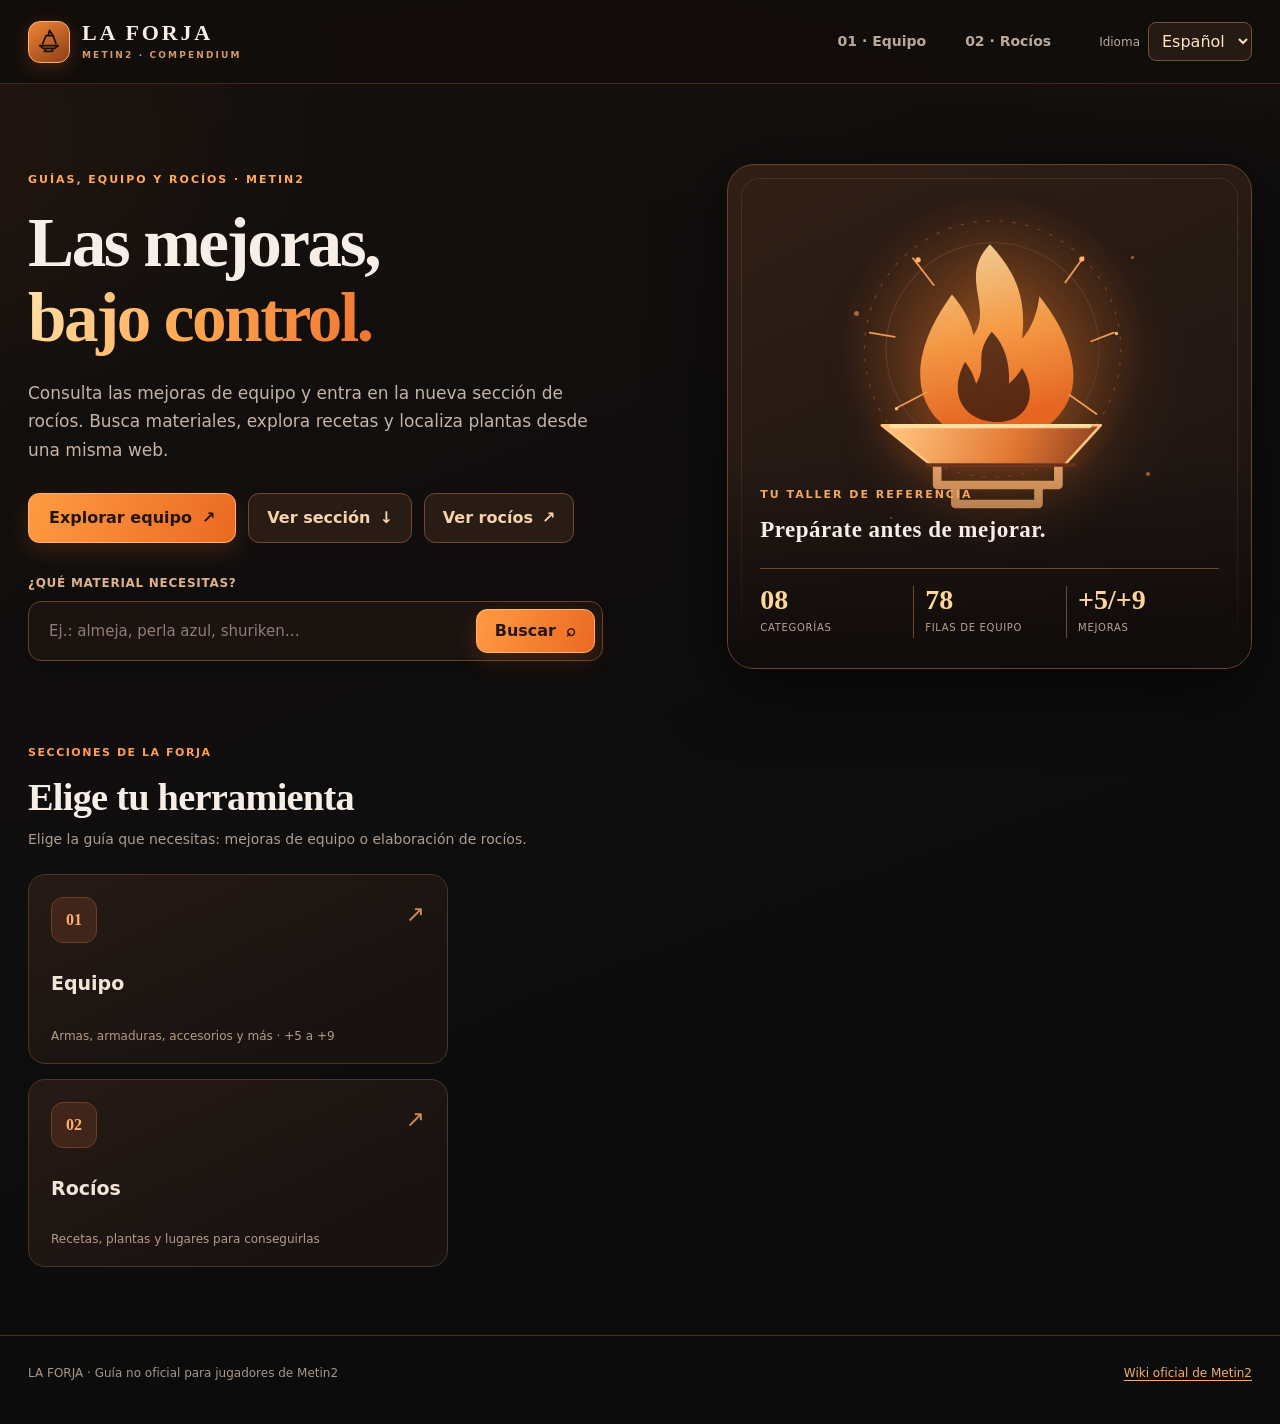
<file: index.html>
<!DOCTYPE html>

<html lang="es">
<head>
<meta charset="utf-8"/>
<meta content="width=device-width, initial-scale=1" name="viewport"/>
<meta content="#17100e" name="theme-color"/>
<meta content="La Forja: guía de materiales y mejoras de Metin2. Consulta armas, armaduras, cascos, escudos, zapatos y accesorios en español e inglés." name="description"/>
<title>La Forja · Guías de Metin2</title>
<link href="estilos.css" rel="stylesheet"/>
</head>
<body>
<header class="site-header">
<div class="shell header-inner">
<a aria-label="La Forja, inicio" class="brand" href="index.html">
<span aria-hidden="true" class="brand-mark"><svg fill="none" stroke="currentColor" stroke-linecap="round" stroke-linejoin="round" stroke-width="3" viewbox="0 0 48 48"><path d="M8 30h32l-6 5H14l-6-5ZM18 35v5m12-5v5H16"></path><path d="M13 27l6-14h12l5 14"></path><path d="m23 11 2-7 5 8"></path></svg></span>
<span><span class="brand-name">LA FORJA</span><span class="brand-caption">Metin2 · Compendium</span></span>
</a>
<nav aria-label="Navegación principal" class="main-nav">
<a data-crafting-link="" data-en="01 · Equipment" data-es="01 · Equipo" href="crafting.html">01 · Equipo</a>
<a data-en="02 · Dews" data-es="02 · Rocíos" data-rocios-link="" href="rocios.html">02 · Rocíos</a></nav>
<div class="top-lang"><label data-en="Language" data-es="Idioma" for="homeLang">Idioma</label><select aria-label="Idioma / Language" id="homeLang"><option value="es">Español</option><option value="en">English</option></select></div>
</div>
</header>
<main class="shell">
<section aria-labelledby="hero-title" class="home-hero">
<div>
<div class="kicker" data-en="GUIDES, EQUIPMENT &amp; DEWS · METIN2" data-es="GUÍAS, EQUIPO Y ROCÍOS · METIN2">GUÍAS, EQUIPO Y ROCÍOS · METIN2</div>
<h1 id="hero-title"><span data-en="Every upgrade," data-es="Las mejoras,">Las mejoras,</span><br/><span class="gradient-text" data-en="under control." data-es="bajo control.">bajo control.</span></h1>
<p class="lead" data-en="Check equipment upgrades and explore the new dews section. Search materials, explore recipes and find herbs in one place." data-es="Consulta las mejoras de equipo y entra en la nueva sección de rocíos. Busca materiales, explora recetas y localiza plantas desde una misma web.">Consulta las mejoras de equipo y entra en la nueva sección de rocíos. Busca materiales, explora recetas y localiza plantas desde una misma web.</p>
<div class="hero-actions">
<a class="button-primary" data-crafting-link="" href="crafting.html"><span data-en="Explore equipment" data-es="Explorar equipo">Explorar equipo</span><span aria-hidden="true">↗</span></a>
<a class="button-secondary" href="#categorias"><span data-en="View section" data-es="Ver sección">Ver sección</span><span aria-hidden="true">↓</span></a>
<a class="button-secondary" data-rocios-link="" href="rocios.html"><span data-en="See dews" data-es="Ver rocíos">Ver rocíos</span><span aria-hidden="true">↗</span></a></div>
<form action="crafting.html" class="quick-search" method="get" role="search">
<label data-en="WHICH MATERIAL DO YOU NEED?" data-es="¿QUÉ MATERIAL NECESITAS?" for="quickSearch">¿QUÉ MATERIAL NECESITAS?</label>
<div class="search-combo">
<input autocomplete="off" id="quickSearch" maxlength="100" name="buscar" placeholder="Ej.: almeja, perla azul, shuriken…" spellcheck="false" type="search"/>
<input id="queryLanguage" name="lang" type="hidden" value="es"/>
<button class="button-primary" type="submit"><span data-en="Search" data-es="Buscar">Buscar</span><span aria-hidden="true">⌕</span></button>
</div>
</form>
</div>
<div aria-label="Ilustración decorativa de un yunque y una llama" class="hero-visual">
<span class="ember e1"></span><span class="ember e2"></span><span class="ember e3"></span><span class="ember e4"></span>
<div aria-hidden="true" class="forge-art">
<svg fill="none" viewbox="0 0 440 410" xmlns="http://www.w3.org/2000/svg">
<defs><radialgradient cx="0" cy="0" gradienttransform="translate(225 186) rotate(90) scale(181)" gradientunits="userSpaceOnUse" id="flameGlow" r="1"><stop stop-color="#FF862C" stop-opacity=".30"></stop><stop offset="1" stop-color="#FF862C" stop-opacity="0"></stop></radialgradient><lineargradient gradientunits="userSpaceOnUse" id="metal" x1="115" x2="341" y1="280" y2="365"><stop stop-color="#FFC07A"></stop><stop offset=".55" stop-color="#E17632"></stop><stop offset="1" stop-color="#7C381B"></stop></lineargradient><lineargradient gradientunits="userSpaceOnUse" id="fire" x1="207" x2="253" y1="60" y2="261"><stop stop-color="#FFDBA0"></stop><stop offset=".5" stop-color="#FFA44B"></stop><stop offset="1" stop-color="#F06A23"></stop></lineargradient></defs>
<circle cx="223" cy="185" fill="url(#flameGlow)" r="173"></circle>
<circle cx="223" cy="186" r="148" stroke="#8D502F" stroke-dasharray="4 11" stroke-opacity=".65" stroke-width="1.5"></circle>
<circle cx="223" cy="186" r="123" stroke="#5E3A29" stroke-width="1.5"></circle>
<path d="M220 65c-37 38 4 71-19 105-5-26-25-47-25-47-43 59-45 107-22 138 26 35 98 43 136 11 49-41 21-105-13-147-4 34-20 49-20 49 6-50-9-78-37-109Z" fill="url(#fire)" opacity=".92"></path>
<path d="M222 166c-22 28-4 38-18 60-5-17-13-25-13-25-19 35-4 65 31 69 39 4 56-28 35-62-8 13-15 18-15 18 1-25-5-45-20-60Z" fill="#2E160E" opacity=".76"></path>
<path d="M95 274h253l-42 46H152l-57-46Z" fill="url(#metal)" stroke="#FFC580" stroke-linejoin="round" stroke-width="3"></path>
<path d="M159 320v23h140v-23M180 343v22h96v-22" stroke="#E9A266" stroke-linejoin="round" stroke-width="10"></path>
<path d="M146 320h174" stroke="#6D3018" stroke-width="4"></path>
<path d="M106 275h229" opacity=".88" stroke="#FFE3A6" stroke-linecap="round" stroke-width="5"></path>
<path d="m155 112-24-31M307 109l21-29M110 172l-29-5M337 177l26-10M147 236l-35 18M312 239l31 22" stroke="#EE9A52" stroke-linecap="round" stroke-width="2"></path>
<circle cx="137" cy="83" fill="#FFB56A" r="3"></circle><circle cx="326" cy="82" fill="#FFB56A" r="3"></circle><circle cx="366" cy="168" fill="#FFB56A" r="2"></circle><circle cx="112" cy="255" fill="#FFB56A" r="2"></circle>
</svg>
</div>
<div class="hero-visual-caption">
<span class="mini" data-en="YOUR UPGRADE WORKSHOP" data-es="TU TALLER DE REFERENCIA">TU TALLER DE REFERENCIA</span>
<strong data-en="Prepare before upgrading." data-es="Prepárate antes de mejorar.">Prepárate antes de mejorar.</strong>
<div class="visual-stats">
<div><b>08</b><span data-en="Categories" data-es="Categorías">Categorías</span></div>
<div><b>78</b><span data-en="Equipment rows" data-es="Filas de equipo">Filas de equipo</span></div>
<div><b>+5/+9</b><span data-en="Upgrades" data-es="Mejoras">Mejoras</span></div>
</div>
</div>
</div>
</section>
<section aria-labelledby="categories-title" id="categorias">
<div class="section-heading">
<div><div class="eyebrow" data-en="THE FORGE SECTIONS" data-es="SECCIONES DE LA FORJA">SECCIONES DE LA FORJA</div><h2 data-en="Choose your tool" data-es="Elige tu herramienta" id="categories-title">Elige tu herramienta</h2><p data-en="Choose your guide: equipment upgrades or dew crafting." data-es="Elige la guía que necesitas: mejoras de equipo o elaboración de rocíos.">Elige la guía que necesitas: mejoras de equipo o elaboración de rocíos.</p></div>
</div>
<div class="category-grid">
<a class="category-card category-card--equipment" data-crafting-link="" href="crafting.html">
<div class="card-top"><span class="category-index">01</span><span aria-hidden="true" class="arrow">↗</span></div>
<h3 data-en="Equipment" data-es="Equipo">Equipo</h3>
<span class="card-meta" data-en="Weapons, armour, accessories and more · +5 to +9" data-es="Armas, armaduras, accesorios y más · +5 a +9">Armas, armaduras, accesorios y más · +5 a +9</span>
</a>
<a class="category-card category-card--dews" data-rocios-link="" href="rocios.html"><div class="card-top"><span class="category-index">02</span><span aria-hidden="true" class="arrow">↗</span></div><h3 data-en="Dews" data-es="Rocíos">Rocíos</h3><span class="card-meta" data-en="Recipes, herbs and where to obtain them" data-es="Recetas, plantas y lugares para conseguirlas">Recetas, plantas y lugares para conseguirlas</span></a></div>
</section>
</main>
<footer class="site-footer"><div class="shell footer-content"><span data-en="THE FORGE · Unofficial guide for Metin2 players" data-es="LA FORJA · Guía no oficial para jugadores de Metin2">LA FORJA · Guía no oficial para jugadores de Metin2</span><span><a data-en="Official Metin2 Wiki" data-es="Wiki oficial de Metin2" href="https://es-wiki.metin2.gameforge.com/index.php/Items_para_mejoras" rel="noopener noreferrer" target="_blank">Wiki oficial de Metin2</a></span></div></footer>
<script>
'use strict';
const languageSelect=document.getElementById('homeLang');
const qs=new URLSearchParams(location.search);
if(qs.get('lang')==='en')languageSelect.value='en';
function updateLanguage(){
 const lang=languageSelect.value;
 document.documentElement.lang=lang;
 document.title=lang==='es'?'La Forja · Guías de Metin2':'The Forge · Metin2 Guides';
 document.querySelectorAll('[data-es][data-en]').forEach(element=>{element.textContent=element.dataset[lang]});
 document.getElementById('quickSearch').placeholder=lang==='es'?'Ej.: almeja, perla azul, shuriken…':'E.g. clam, blue pearl, shiriken…';
 document.getElementById('queryLanguage').value=lang;
 document.querySelectorAll('[data-crafting-link]').forEach(link=>link.href='crafting.html'+(lang==='en'?'?lang=en':''));
 document.querySelectorAll('[data-rocios-link]').forEach(link=>link.href='rocios.html'+(lang==='en'?'?lang=en':''));
}
languageSelect.addEventListener('change',updateLanguage);
updateLanguage();
</script>
</body>
</html>
</file>
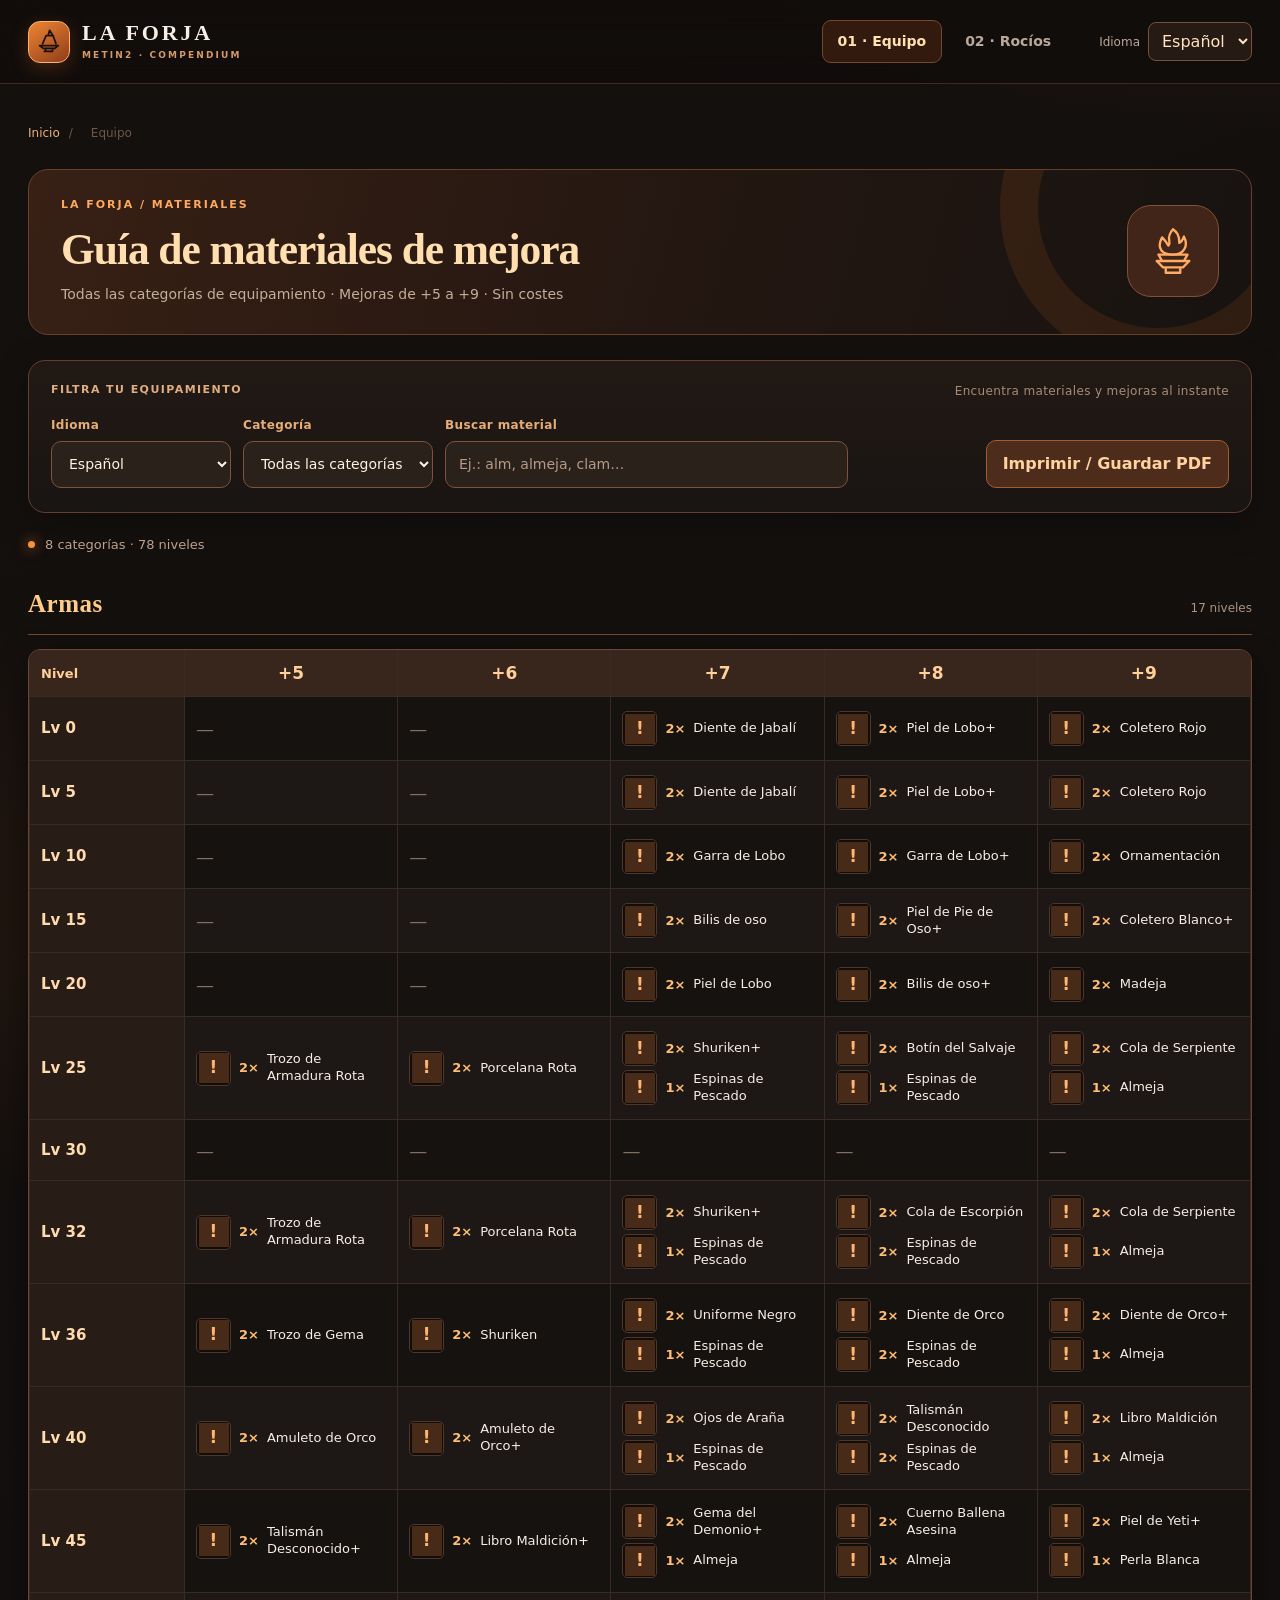
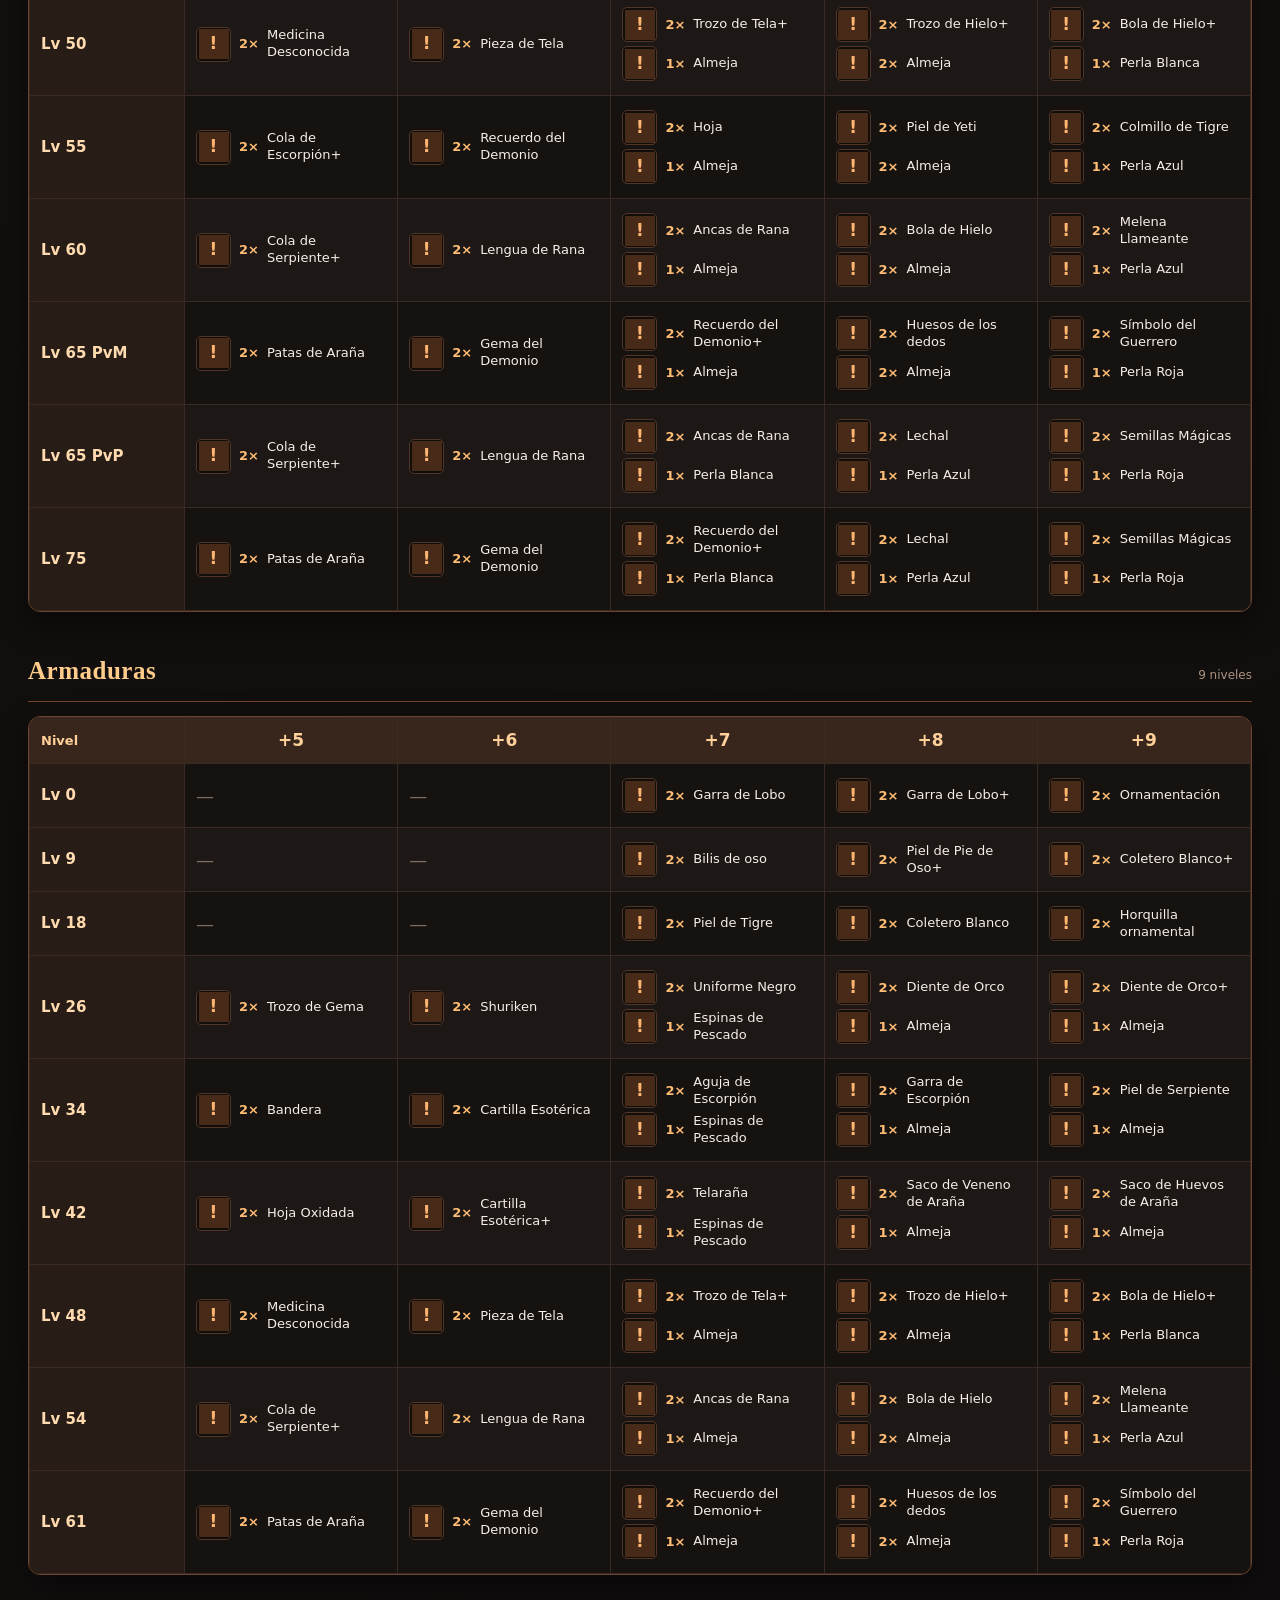
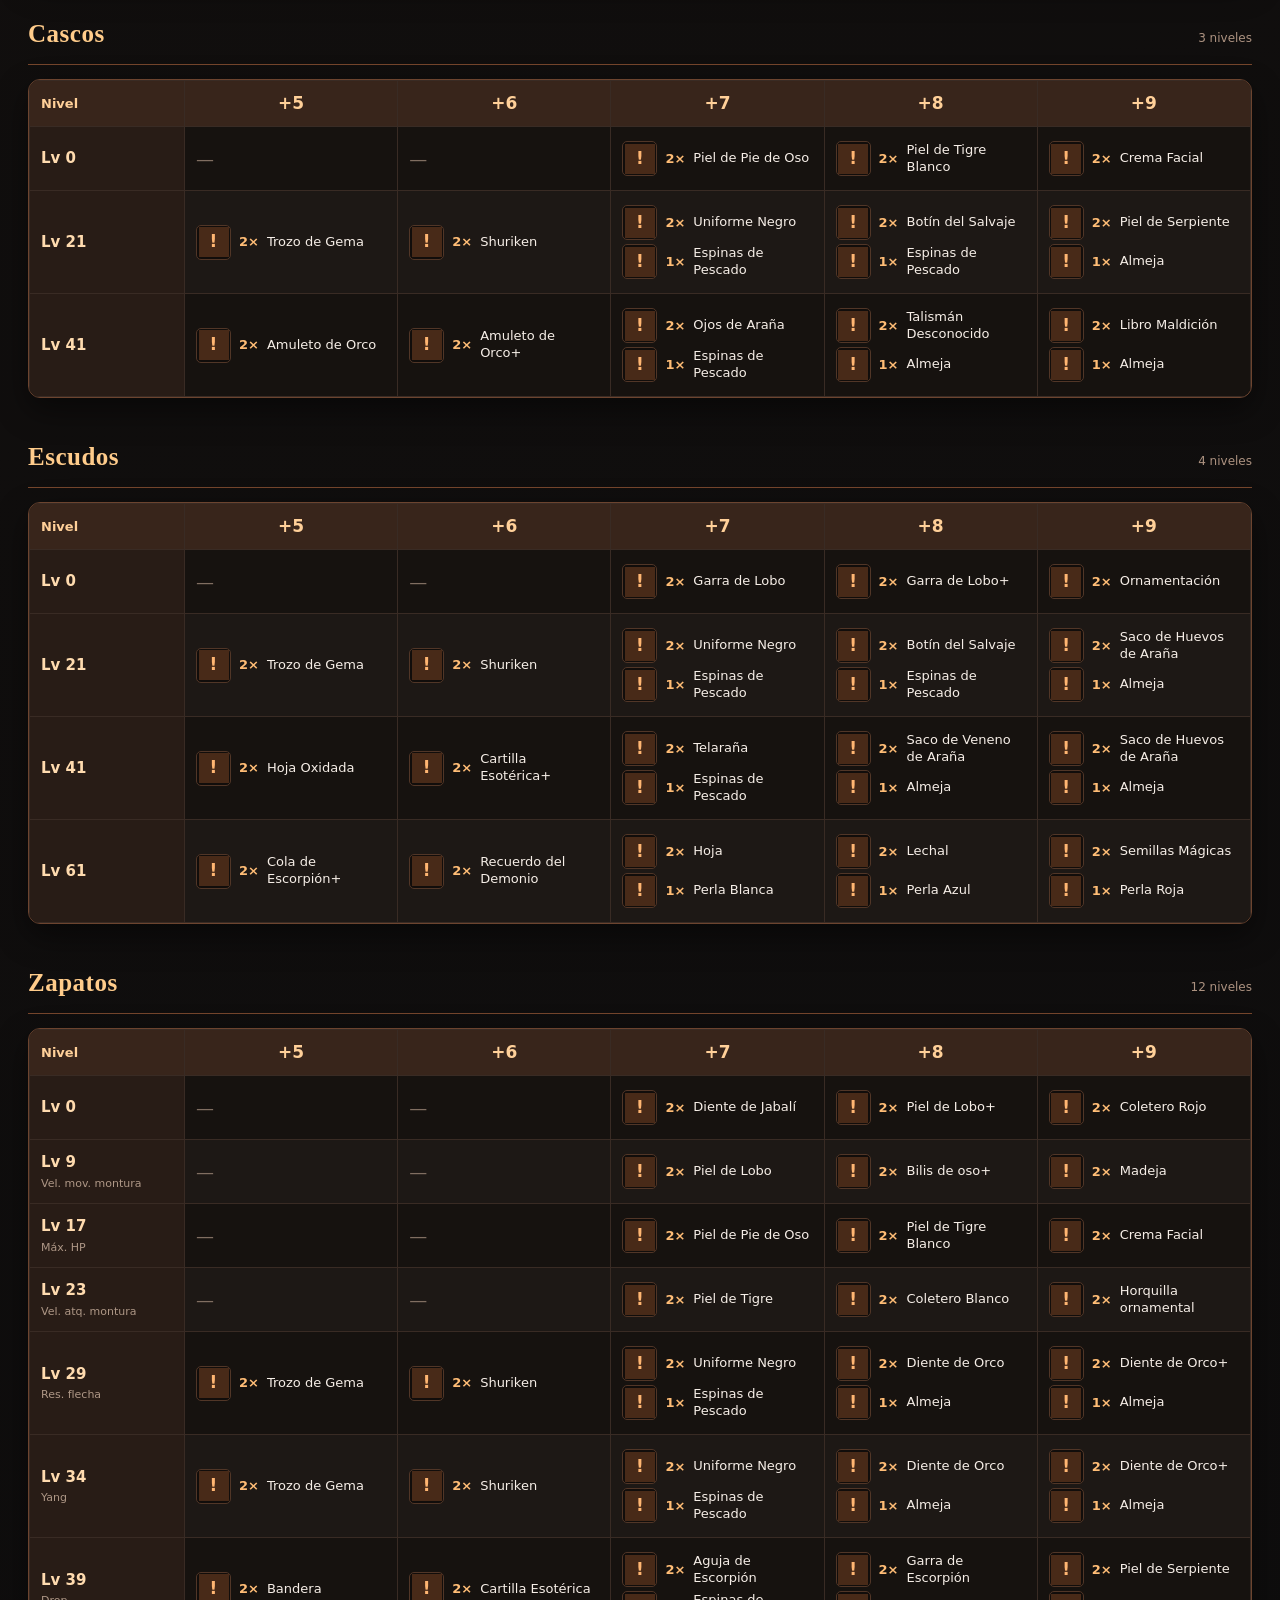
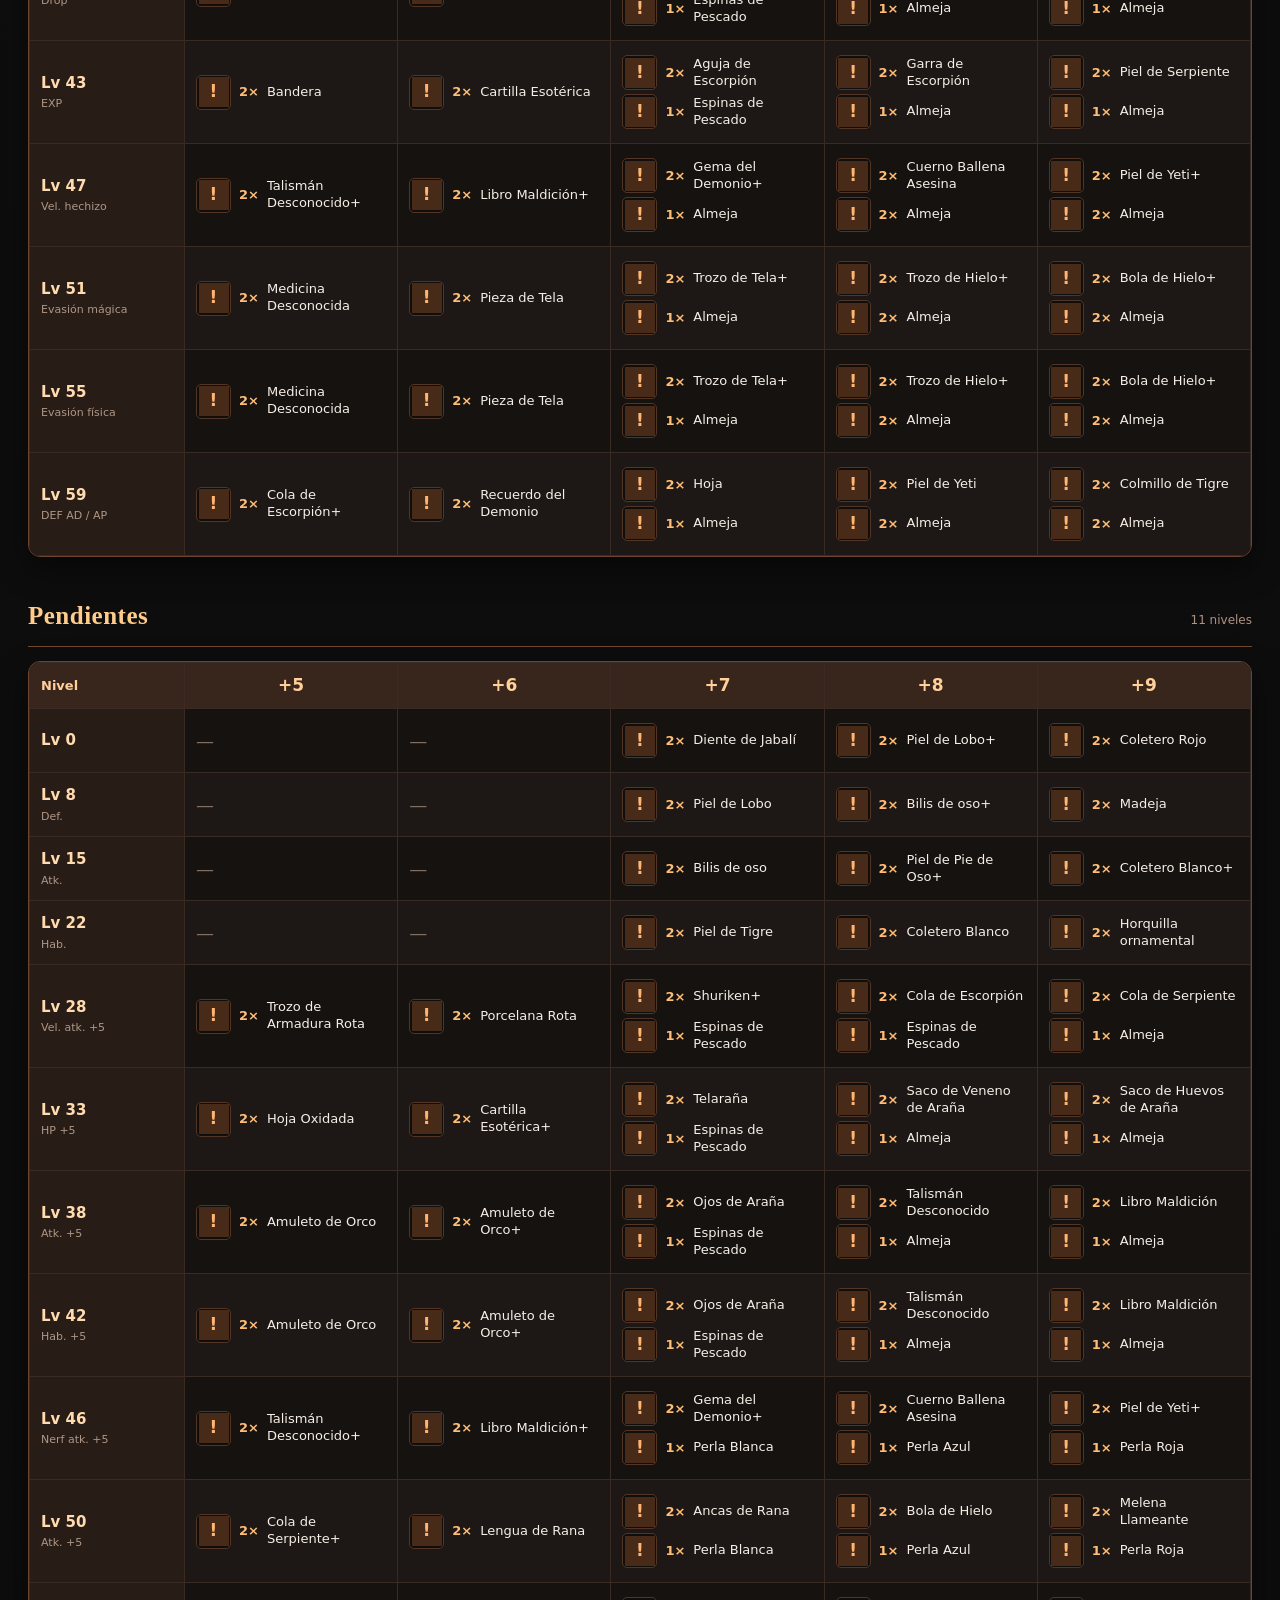
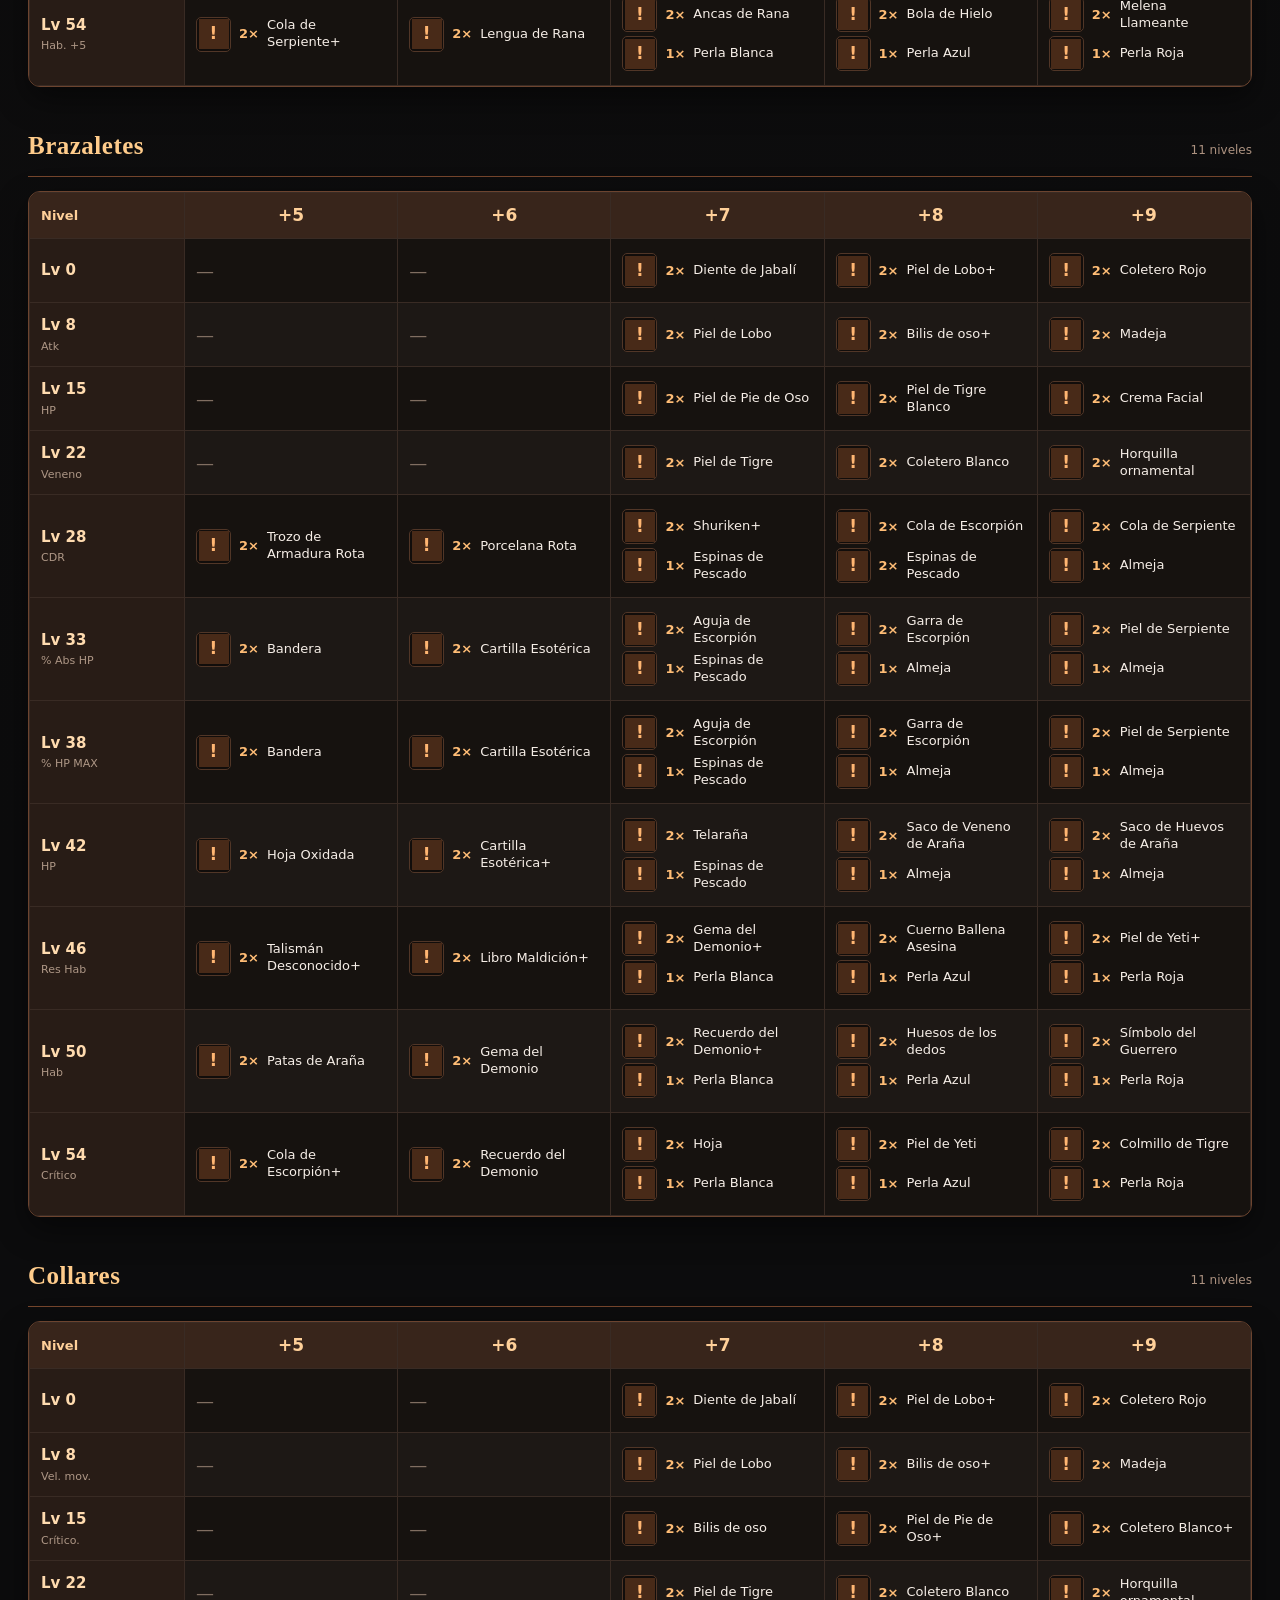
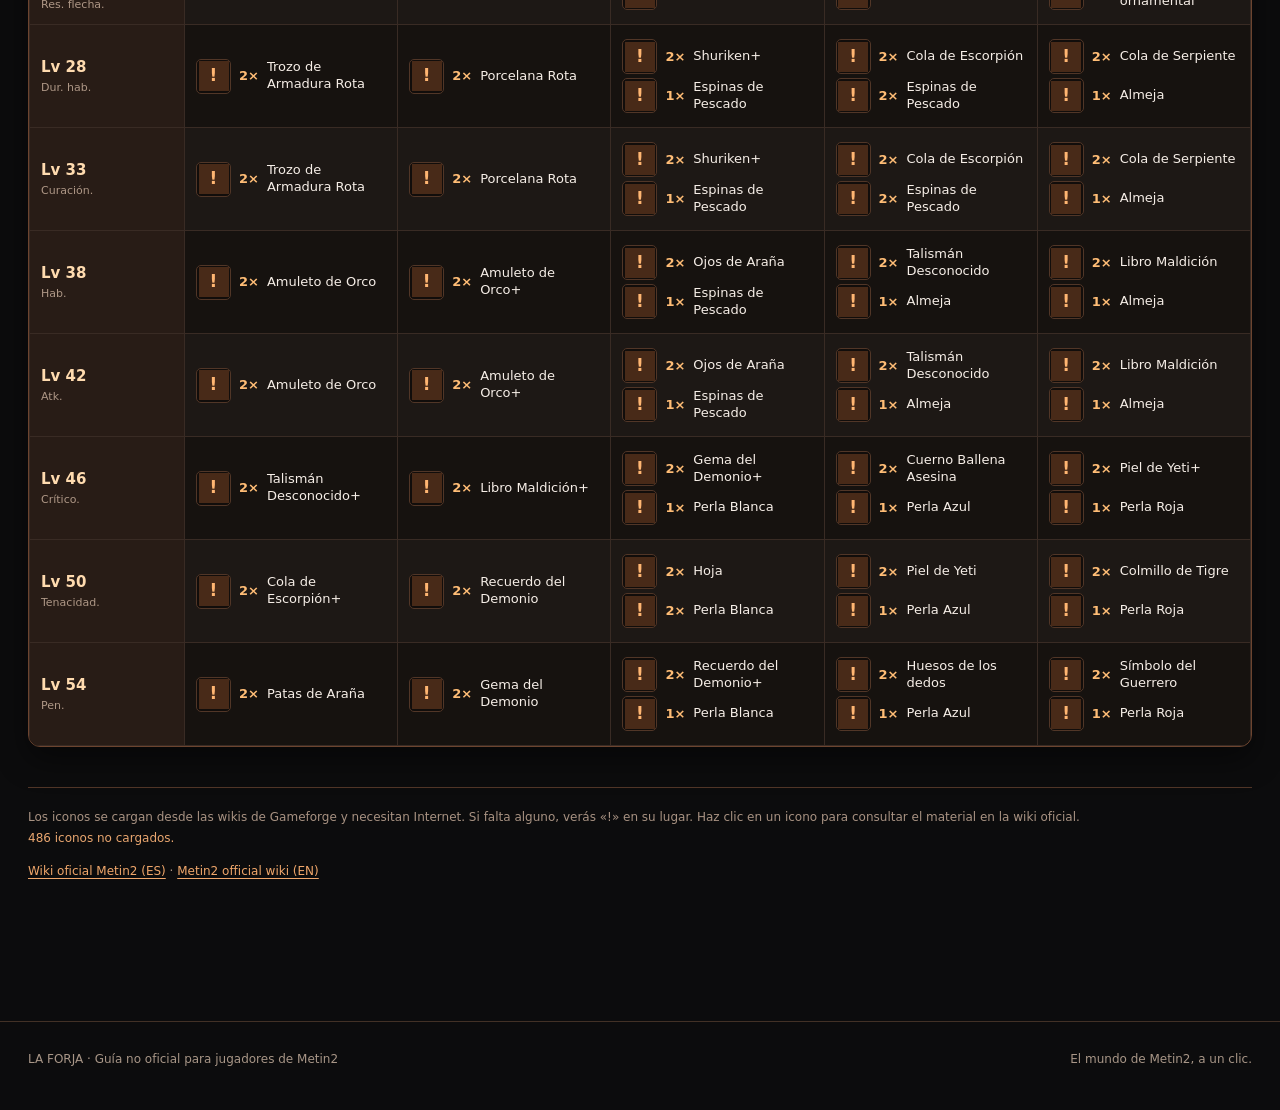
<file: crafting.html>
<!DOCTYPE html>
<html lang="es">
<head>
<meta charset="utf-8">
<meta name="viewport" content="width=device-width, initial-scale=1">
<meta name="theme-color" content="#17100e">
<meta name="description" content="Guía de crafteo de Metin2: materiales para mejorar armas, armaduras, cascos, escudos, zapatos, pendientes, brazaletes y collares del +5 al +9.">
<title>Metin2 · Equipo y materiales</title>
<link rel="stylesheet" href="estilos.css">
</head>
<body>
<header class="site-header">
  <div class="shell header-inner">
    <a class="brand" id="brandHome" href="index.html" aria-label="La Forja, inicio">
      <span class="brand-mark" aria-hidden="true"><svg viewBox="0 0 48 48" fill="none" stroke="currentColor" stroke-width="3" stroke-linecap="round" stroke-linejoin="round"><path d="M8 30h32l-6 5H14l-6-5ZM18 35v5m12-5v5H16"/><path d="M13 27l6-14h12l5 14"/><path d="m23 11 2-7 5 8"/></svg></span>
      <span><span class="brand-name">LA FORJA</span><span class="brand-caption">Metin2 · Compendium</span></span>
    </a>
    <nav class="main-nav" aria-label="Navegación principal">
      <a id="navCraft" href="crafting.html" aria-current="page">01 · Equipo</a>
      <a id="navDew" href="rocios.html" >02 · Rocíos</a>
    </nav>
    <div class="top-lang"><label for="lang" id="langLabel">Idioma</label><select id="lang" aria-label="Idioma / Language"><option value="es">Español</option><option value="en">English</option></select></div>
  </div>
</header>
<main class="shell craft-main">
  <div class="breadcrumb"><a href="index.html" data-home-link id="breadcrumbHome">Inicio</a><span>/</span><span id="breadcrumbCurrent">Equipo</span></div>
  <header class="craft-hero">
    <div>
      <div class="kicker" id="heroKicker">LA FORJA / MATERIALES</div>
      <h1 id="pageTitle">Guía de materiales de mejora</h1>
      <p class="description" id="description">Todas las categorías de equipamiento · Mejoras de +5 a +9 · Sin costes</p>
    </div>
    <div class="craft-icon" aria-hidden="true"><svg viewBox="0 0 64 64" fill="none" stroke="currentColor" stroke-width="2.6" stroke-linecap="round" stroke-linejoin="round"><path d="M14 43h36l-7 7H21l-7-7ZM24 50v6h16v-6M16 36h32l-4 7H20l-4-7Z"/><path d="M32 8c-9 10-1 13-5 18-3-5-7-9-7-9-7 13 1 19 12 19s18-9 12-20c-2 6-5 7-5 7 0-9-3-12-7-15Z"/></svg></div>
  </header>
  <section class="filter-panel" aria-label="Filtros de crafteo">
    <div class="filter-head"><span id="filterTitle">Filtra tu equipamiento</span><span id="filterHint" class="mini">Encuentra materiales y mejoras al instante</span></div>
    <div class="toolbar">
      <div class="field"><label for="lang" id="langLabel">Idioma</label><select id="lang" aria-label="Idioma"><option value="es">Español</option><option value="en">English</option></select></div>
      <div class="field"><label for="category" id="categoryLabel">Categoría</label><select id="category" aria-label="Categoría"><option value="all">Todas las categorías</option></select></div>
      <div class="field search-field"><label for="search" id="searchLabel">Buscar material</label><input id="search" type="search" placeholder="Ej.: alm, almeja, clam…" autocomplete="off" spellcheck="false" maxlength="100" aria-controls="tables"></div>
      <span class="spacer"></span>
      <button type="button" class="print-btn" id="print">Imprimir / Guardar PDF</button>
    </div>
  </section>
  <div class="stats" id="stats" aria-live="polite"></div>
  <div id="tables"></div>
  <footer class="info-footer">
    <div id="sourceNote">Los iconos se cargan desde las wikis de Gameforge y necesitan Internet. Si falta alguno, verás «!» en su lugar. Haz clic en un icono para consultar el material en la wiki oficial.</div>
    <div id="failures" role="status"></div>
    <p><a href="https://es-wiki.metin2.gameforge.com/index.php/Items_para_mejoras" target="_blank" rel="noopener noreferrer">Wiki oficial Metin2 (ES)</a> · <a href="https://en-wiki.metin2.gameforge.com/index.php/Upgrade_Items" target="_blank" rel="noopener noreferrer">Metin2 official wiki (EN)</a></p>
  </footer>
</main>
<footer class="site-footer"><div class="shell footer-content"><span>LA FORJA · Guía no oficial para jugadores de Metin2</span><span>El mundo de Metin2, a un clic.</span></div></footer>
<script id="game-data" type="application/json">{"categories":{"armas":[{"level":"Lv 0","bonus":"","cells":[[],[],[[2,"Diente de Jabalí"]],[[2,"Piel de Lobo+"]],[[2,"Coletero Rojo"]]]},{"level":"Lv 5","bonus":"","cells":[[],[],[[2,"Diente de Jabalí"]],[[2,"Piel de Lobo+"]],[[2,"Coletero Rojo"]]]},{"level":"Lv 10","bonus":"","cells":[[],[],[[2,"Garra de Lobo"]],[[2,"Garra de Lobo+"]],[[2,"Ornamentación"]]]},{"level":"Lv 15","bonus":"","cells":[[],[],[[2,"Bilis de oso"]],[[2,"Piel de Pie de Oso+"]],[[2,"Coletero Blanco+"]]]},{"level":"Lv 20","bonus":"","cells":[[],[],[[2,"Piel de Lobo"]],[[2,"Bilis de oso+"]],[[2,"Madeja"]]]},{"level":"Lv 25","bonus":"","cells":[[[2,"Trozo de Armadura Rota"]],[[2,"Porcelana Rota"]],[[2,"Shuriken+"],[1,"Espinas de Pescado"]],[[2,"Botín del Salvaje"],[1,"Espinas de Pescado"]],[[2,"Cola de Serpiente"],[1,"Almeja"]]]},{"level":"Lv 30","bonus":"","cells":[[],[],[],[],[]]},{"level":"Lv 32","bonus":"","cells":[[[2,"Trozo de Armadura Rota"]],[[2,"Porcelana Rota"]],[[2,"Shuriken+"],[1,"Espinas de Pescado"]],[[2,"Cola de Escorpión"],[2,"Espinas de Pescado"]],[[2,"Cola de Serpiente"],[1,"Almeja"]]]},{"level":"Lv 36","bonus":"","cells":[[[2,"Trozo de Gema"]],[[2,"Shuriken"]],[[2,"Uniforme Negro"],[1,"Espinas de Pescado"]],[[2,"Diente de Orco"],[2,"Espinas de Pescado"]],[[2,"Diente de Orco+"],[1,"Almeja"]]]},{"level":"Lv 40","bonus":"","cells":[[[2,"Amuleto de Orco"]],[[2,"Amuleto de Orco+"]],[[2,"Ojos de Araña"],[1,"Espinas de Pescado"]],[[2,"Talismán Desconocido"],[2,"Espinas de Pescado"]],[[2,"Libro Maldición"],[1,"Almeja"]]]},{"level":"Lv 45","bonus":"","cells":[[[2,"Talismán Desconocido+"]],[[2,"Libro Maldición+"]],[[2,"Gema del Demonio+"],[1,"Almeja"]],[[2,"Cuerno Ballena Asesina"],[1,"Almeja"]],[[2,"Piel de Yeti+"],[1,"Perla Blanca"]]]},{"level":"Lv 50","bonus":"","cells":[[[2,"Medicina Desconocida"]],[[2,"Pieza de Tela"]],[[2,"Trozo de Tela+"],[1,"Almeja"]],[[2,"Trozo de Hielo+"],[2,"Almeja"]],[[2,"Bola de Hielo+"],[1,"Perla Blanca"]]]},{"level":"Lv 55","bonus":"","cells":[[[2,"Cola de Escorpión+"]],[[2,"Recuerdo del Demonio"]],[[2,"Hoja"],[1,"Almeja"]],[[2,"Piel de Yeti"],[2,"Almeja"]],[[2,"Colmillo de Tigre"],[1,"Perla Azul"]]]},{"level":"Lv 60","bonus":"","cells":[[[2,"Cola de Serpiente+"]],[[2,"Lengua de Rana"]],[[2,"Ancas de Rana"],[1,"Almeja"]],[[2,"Bola de Hielo"],[2,"Almeja"]],[[2,"Melena Llameante"],[1,"Perla Azul"]]]},{"level":"Lv 65 PvM","bonus":"","cells":[[[2,"Patas de Araña"]],[[2,"Gema del Demonio"]],[[2,"Recuerdo del Demonio+"],[1,"Almeja"]],[[2,"Huesos de los dedos"],[2,"Almeja"]],[[2,"Símbolo del Guerrero"],[1,"Perla Roja"]]]},{"level":"Lv 65 PvP","bonus":"","cells":[[[2,"Cola de Serpiente+"]],[[2,"Lengua de Rana"]],[[2,"Ancas de Rana"],[1,"Perla Blanca"]],[[2,"Lechal"],[1,"Perla Azul"]],[[2,"Semillas Mágicas"],[1,"Perla Roja"]]]},{"level":"Lv 75","bonus":"","cells":[[[2,"Patas de Araña"]],[[2,"Gema del Demonio"]],[[2,"Recuerdo del Demonio+"],[1,"Perla Blanca"]],[[2,"Lechal"],[1,"Perla Azul"]],[[2,"Semillas Mágicas"],[1,"Perla Roja"]]]}],"armaduras":[{"level":"Lv 0","bonus":"","cells":[[],[],[[2,"Garra de Lobo"]],[[2,"Garra de Lobo+"]],[[2,"Ornamentación"]]]},{"level":"Lv 9","bonus":"","cells":[[],[],[[2,"Bilis de oso"]],[[2,"Piel de Pie de Oso+"]],[[2,"Coletero Blanco+"]]]},{"level":"Lv 18","bonus":"","cells":[[],[],[[2,"Piel de Tigre"]],[[2,"Coletero Blanco"]],[[2,"Horquilla ornamental"]]]},{"level":"Lv 26","bonus":"","cells":[[[2,"Trozo de Gema"]],[[2,"Shuriken"]],[[2,"Uniforme Negro"],[1,"Espinas de Pescado"]],[[2,"Diente de Orco"],[1,"Almeja"]],[[2,"Diente de Orco+"],[1,"Almeja"]]]},{"level":"Lv 34","bonus":"","cells":[[[2,"Bandera"]],[[2,"Cartilla Esotérica"]],[[2,"Aguja de Escorpión"],[1,"Espinas de Pescado"]],[[2,"Garra de Escorpión"],[1,"Almeja"]],[[2,"Piel de Serpiente"],[1,"Almeja"]]]},{"level":"Lv 42","bonus":"","cells":[[[2,"Hoja Oxidada"]],[[2,"Cartilla Esotérica+"]],[[2,"Telaraña"],[1,"Espinas de Pescado"]],[[2,"Saco de Veneno de Araña"],[1,"Almeja"]],[[2,"Saco de Huevos de Araña"],[1,"Almeja"]]]},{"level":"Lv 48","bonus":"","cells":[[[2,"Medicina Desconocida"]],[[2,"Pieza de Tela"]],[[2,"Trozo de Tela+"],[1,"Almeja"]],[[2,"Trozo de Hielo+"],[2,"Almeja"]],[[2,"Bola de Hielo+"],[1,"Perla Blanca"]]]},{"level":"Lv 54","bonus":"","cells":[[[2,"Cola de Serpiente+"]],[[2,"Lengua de Rana"]],[[2,"Ancas de Rana"],[1,"Almeja"]],[[2,"Bola de Hielo"],[2,"Almeja"]],[[2,"Melena Llameante"],[1,"Perla Azul"]]]},{"level":"Lv 61","bonus":"","cells":[[[2,"Patas de Araña"]],[[2,"Gema del Demonio"]],[[2,"Recuerdo del Demonio+"],[1,"Almeja"]],[[2,"Huesos de los dedos"],[2,"Almeja"]],[[2,"Símbolo del Guerrero"],[1,"Perla Roja"]]]}],"cascos":[{"level":"Lv 0","bonus":"","cells":[[],[],[[2,"Piel de Pie de Oso"]],[[2,"Piel de Tigre Blanco"]],[[2,"Crema Facial"]]]},{"level":"Lv 21","bonus":"","cells":[[[2,"Trozo de Gema"]],[[2,"Shuriken"]],[[2,"Uniforme Negro"],[1,"Espinas de Pescado"]],[[2,"Botín del Salvaje"],[1,"Espinas de Pescado"]],[[2,"Piel de Serpiente"],[1,"Almeja"]]]},{"level":"Lv 41","bonus":"","cells":[[[2,"Amuleto de Orco"]],[[2,"Amuleto de Orco+"]],[[2,"Ojos de Araña"],[1,"Espinas de Pescado"]],[[2,"Talismán Desconocido"],[1,"Almeja"]],[[2,"Libro Maldición"],[1,"Almeja"]]]}],"escudos":[{"level":"Lv 0","bonus":"","cells":[[],[],[[2,"Garra de Lobo"]],[[2,"Garra de Lobo+"]],[[2,"Ornamentación"]]]},{"level":"Lv 21","bonus":"","cells":[[[2,"Trozo de Gema"]],[[2,"Shuriken"]],[[2,"Uniforme Negro"],[1,"Espinas de Pescado"]],[[2,"Botín del Salvaje"],[1,"Espinas de Pescado"]],[[2,"Saco de Huevos de Araña"],[1,"Almeja"]]]},{"level":"Lv 41","bonus":"","cells":[[[2,"Hoja Oxidada"]],[[2,"Cartilla Esotérica+"]],[[2,"Telaraña"],[1,"Espinas de Pescado"]],[[2,"Saco de Veneno de Araña"],[1,"Almeja"]],[[2,"Saco de Huevos de Araña"],[1,"Almeja"]]]},{"level":"Lv 61","bonus":"","cells":[[[2,"Cola de Escorpión+"]],[[2,"Recuerdo del Demonio"]],[[2,"Hoja"],[1,"Perla Blanca"]],[[2,"Lechal"],[1,"Perla Azul"]],[[2,"Semillas Mágicas"],[1,"Perla Roja"]]]}],"zapatos":[{"level":"Lv 0","bonus":"","cells":[[],[],[[2,"Diente de Jabalí"]],[[2,"Piel de Lobo+"]],[[2,"Coletero Rojo"]]]},{"level":"Lv 9","bonus":"Vel. mov. montura","cells":[[],[],[[2,"Piel de Lobo"]],[[2,"Bilis de oso+"]],[[2,"Madeja"]]]},{"level":"Lv 17","bonus":"Máx. HP","cells":[[],[],[[2,"Piel de Pie de Oso"]],[[2,"Piel de Tigre Blanco"]],[[2,"Crema Facial"]]]},{"level":"Lv 23","bonus":"Vel. atq. montura","cells":[[],[],[[2,"Piel de Tigre"]],[[2,"Coletero Blanco"]],[[2,"Horquilla ornamental"]]]},{"level":"Lv 29","bonus":"Res. flecha","cells":[[[2,"Trozo de Gema"]],[[2,"Shuriken"]],[[2,"Uniforme Negro"],[1,"Espinas de Pescado"]],[[2,"Diente de Orco"],[1,"Almeja"]],[[2,"Diente de Orco+"],[1,"Almeja"]]]},{"level":"Lv 34","bonus":"Yang","cells":[[[2,"Trozo de Gema"]],[[2,"Shuriken"]],[[2,"Uniforme Negro"],[1,"Espinas de Pescado"]],[[2,"Diente de Orco"],[1,"Almeja"]],[[2,"Diente de Orco+"],[1,"Almeja"]]]},{"level":"Lv 39","bonus":"Drop","cells":[[[2,"Bandera"]],[[2,"Cartilla Esotérica"]],[[2,"Aguja de Escorpión"],[1,"Espinas de Pescado"]],[[2,"Garra de Escorpión"],[1,"Almeja"]],[[2,"Piel de Serpiente"],[1,"Almeja"]]]},{"level":"Lv 43","bonus":"EXP","cells":[[[2,"Bandera"]],[[2,"Cartilla Esotérica"]],[[2,"Aguja de Escorpión"],[1,"Espinas de Pescado"]],[[2,"Garra de Escorpión"],[1,"Almeja"]],[[2,"Piel de Serpiente"],[1,"Almeja"]]]},{"level":"Lv 47","bonus":"Vel. hechizo","cells":[[[2,"Talismán Desconocido+"]],[[2,"Libro Maldición+"]],[[2,"Gema del Demonio+"],[1,"Almeja"]],[[2,"Cuerno Ballena Asesina"],[2,"Almeja"]],[[2,"Piel de Yeti+"],[2,"Almeja"]]]},{"level":"Lv 51","bonus":"Evasión mágica","cells":[[[2,"Medicina Desconocida"]],[[2,"Pieza de Tela"]],[[2,"Trozo de Tela+"],[1,"Almeja"]],[[2,"Trozo de Hielo+"],[2,"Almeja"]],[[2,"Bola de Hielo+"],[2,"Almeja"]]]},{"level":"Lv 55","bonus":"Evasión física","cells":[[[2,"Medicina Desconocida"]],[[2,"Pieza de Tela"]],[[2,"Trozo de Tela+"],[1,"Almeja"]],[[2,"Trozo de Hielo+"],[2,"Almeja"]],[[2,"Bola de Hielo+"],[2,"Almeja"]]]},{"level":"Lv 59","bonus":"DEF AD / AP","cells":[[[2,"Cola de Escorpión+"]],[[2,"Recuerdo del Demonio"]],[[2,"Hoja"],[1,"Almeja"]],[[2,"Piel de Yeti"],[2,"Almeja"]],[[2,"Colmillo de Tigre"],[2,"Almeja"]]]}],"pendientes":[{"level":"Lv 0","bonus":"","cells":[[],[],[[2,"Diente de Jabalí"]],[[2,"Piel de Lobo+"]],[[2,"Coletero Rojo"]]]},{"level":"Lv 8","bonus":"Def.","cells":[[],[],[[2,"Piel de Lobo"]],[[2,"Bilis de oso+"]],[[2,"Madeja"]]]},{"level":"Lv 15","bonus":"Atk.","cells":[[],[],[[2,"Bilis de oso"]],[[2,"Piel de Pie de Oso+"]],[[2,"Coletero Blanco+"]]]},{"level":"Lv 22","bonus":"Hab.","cells":[[],[],[[2,"Piel de Tigre"]],[[2,"Coletero Blanco"]],[[2,"Horquilla ornamental"]]]},{"level":"Lv 28","bonus":"Vel. atk. +5","cells":[[[2,"Trozo de Armadura Rota"]],[[2,"Porcelana Rota"]],[[2,"Shuriken+"],[1,"Espinas de Pescado"]],[[2,"Cola de Escorpión"],[1,"Espinas de Pescado"]],[[2,"Cola de Serpiente"],[1,"Almeja"]]]},{"level":"Lv 33","bonus":"HP +5","cells":[[[2,"Hoja Oxidada"]],[[2,"Cartilla Esotérica+"]],[[2,"Telaraña"],[1,"Espinas de Pescado"]],[[2,"Saco de Veneno de Araña"],[1,"Almeja"]],[[2,"Saco de Huevos de Araña"],[1,"Almeja"]]]},{"level":"Lv 38","bonus":"Atk. +5","cells":[[[2,"Amuleto de Orco"]],[[2,"Amuleto de Orco+"]],[[2,"Ojos de Araña"],[1,"Espinas de Pescado"]],[[2,"Talismán Desconocido"],[1,"Almeja"]],[[2,"Libro Maldición"],[1,"Almeja"]]]},{"level":"Lv 42","bonus":"Hab. +5","cells":[[[2,"Amuleto de Orco"]],[[2,"Amuleto de Orco+"]],[[2,"Ojos de Araña"],[1,"Espinas de Pescado"]],[[2,"Talismán Desconocido"],[1,"Almeja"]],[[2,"Libro Maldición"],[1,"Almeja"]]]},{"level":"Lv 46","bonus":"Nerf atk. +5","cells":[[[2,"Talismán Desconocido+"]],[[2,"Libro Maldición+"]],[[2,"Gema del Demonio+"],[1,"Perla Blanca"]],[[2,"Cuerno Ballena Asesina"],[1,"Perla Azul"]],[[2,"Piel de Yeti+"],[1,"Perla Roja"]]]},{"level":"Lv 50","bonus":"Atk. +5","cells":[[[2,"Cola de Serpiente+"]],[[2,"Lengua de Rana"]],[[2,"Ancas de Rana"],[1,"Perla Blanca"]],[[2,"Bola de Hielo"],[1,"Perla Azul"]],[[2,"Melena Llameante"],[1,"Perla Roja"]]]},{"level":"Lv 54","bonus":"Hab. +5","cells":[[[2,"Cola de Serpiente+"]],[[2,"Lengua de Rana"]],[[2,"Ancas de Rana"],[1,"Perla Blanca"]],[[2,"Bola de Hielo"],[1,"Perla Azul"]],[[2,"Melena Llameante"],[1,"Perla Roja"]]]}],"brazaletes":[{"level":"Lv 0","bonus":"","cells":[[],[],[[2,"Diente de Jabalí"]],[[2,"Piel de Lobo+"]],[[2,"Coletero Rojo"]]]},{"level":"Lv 8","bonus":"Atk","cells":[[],[],[[2,"Piel de Lobo"]],[[2,"Bilis de oso+"]],[[2,"Madeja"]]]},{"level":"Lv 15","bonus":"HP","cells":[[],[],[[2,"Piel de Pie de Oso"]],[[2,"Piel de Tigre Blanco"]],[[2,"Crema Facial"]]]},{"level":"Lv 22","bonus":"Veneno","cells":[[],[],[[2,"Piel de Tigre"]],[[2,"Coletero Blanco"]],[[2,"Horquilla ornamental"]]]},{"level":"Lv 28","bonus":"CDR","cells":[[[2,"Trozo de Armadura Rota"]],[[2,"Porcelana Rota"]],[[2,"Shuriken+"],[1,"Espinas de Pescado"]],[[2,"Cola de Escorpión"],[2,"Espinas de Pescado"]],[[2,"Cola de Serpiente"],[1,"Almeja"]]]},{"level":"Lv 33","bonus":"% Abs HP","cells":[[[2,"Bandera"]],[[2,"Cartilla Esotérica"]],[[2,"Aguja de Escorpión"],[1,"Espinas de Pescado"]],[[2,"Garra de Escorpión"],[1,"Almeja"]],[[2,"Piel de Serpiente"],[1,"Almeja"]]]},{"level":"Lv 38","bonus":"% HP MAX","cells":[[[2,"Bandera"]],[[2,"Cartilla Esotérica"]],[[2,"Aguja de Escorpión"],[1,"Espinas de Pescado"]],[[2,"Garra de Escorpión"],[1,"Almeja"]],[[2,"Piel de Serpiente"],[1,"Almeja"]]]},{"level":"Lv 42","bonus":"HP","cells":[[[2,"Hoja Oxidada"]],[[2,"Cartilla Esotérica+"]],[[2,"Telaraña"],[1,"Espinas de Pescado"]],[[2,"Saco de Veneno de Araña"],[1,"Almeja"]],[[2,"Saco de Huevos de Araña"],[1,"Almeja"]]]},{"level":"Lv 46","bonus":"Res Hab","cells":[[[2,"Talismán Desconocido+"]],[[2,"Libro Maldición+"]],[[2,"Gema del Demonio+"],[1,"Perla Blanca"]],[[2,"Cuerno Ballena Asesina"],[1,"Perla Azul"]],[[2,"Piel de Yeti+"],[1,"Perla Roja"]]]},{"level":"Lv 50","bonus":"Hab","cells":[[[2,"Patas de Araña"]],[[2,"Gema del Demonio"]],[[2,"Recuerdo del Demonio+"],[1,"Perla Blanca"]],[[2,"Huesos de los dedos"],[1,"Perla Azul"]],[[2,"Símbolo del Guerrero"],[1,"Perla Roja"]]]},{"level":"Lv 54","bonus":"Crítico","cells":[[[2,"Cola de Escorpión+"]],[[2,"Recuerdo del Demonio"]],[[2,"Hoja"],[1,"Perla Blanca"]],[[2,"Piel de Yeti"],[1,"Perla Azul"]],[[2,"Colmillo de Tigre"],[1,"Perla Roja"]]]}],"collares":[{"level":"Lv 0","bonus":"","cells":[[],[],[[2,"Diente de Jabalí"]],[[2,"Piel de Lobo+"]],[[2,"Coletero Rojo"]]]},{"level":"Lv 8","bonus":"Vel. mov.","cells":[[],[],[[2,"Piel de Lobo"]],[[2,"Bilis de oso+"]],[[2,"Madeja"]]]},{"level":"Lv 15","bonus":"Crítico.","cells":[[],[],[[2,"Bilis de oso"]],[[2,"Piel de Pie de Oso+"]],[[2,"Coletero Blanco+"]]]},{"level":"Lv 22","bonus":"Res. flecha.","cells":[[],[],[[2,"Piel de Tigre"]],[[2,"Coletero Blanco"]],[[2,"Horquilla ornamental"]]]},{"level":"Lv 28","bonus":"Dur. hab.","cells":[[[2,"Trozo de Armadura Rota"]],[[2,"Porcelana Rota"]],[[2,"Shuriken+"],[1,"Espinas de Pescado"]],[[2,"Cola de Escorpión"],[2,"Espinas de Pescado"]],[[2,"Cola de Serpiente"],[1,"Almeja"]]]},{"level":"Lv 33","bonus":"Curación.","cells":[[[2,"Trozo de Armadura Rota"]],[[2,"Porcelana Rota"]],[[2,"Shuriken+"],[1,"Espinas de Pescado"]],[[2,"Cola de Escorpión"],[2,"Espinas de Pescado"]],[[2,"Cola de Serpiente"],[1,"Almeja"]]]},{"level":"Lv 38","bonus":"Hab.","cells":[[[2,"Amuleto de Orco"]],[[2,"Amuleto de Orco+"]],[[2,"Ojos de Araña"],[1,"Espinas de Pescado"]],[[2,"Talismán Desconocido"],[1,"Almeja"]],[[2,"Libro Maldición"],[1,"Almeja"]]]},{"level":"Lv 42","bonus":"Atk.","cells":[[[2,"Amuleto de Orco"]],[[2,"Amuleto de Orco+"]],[[2,"Ojos de Araña"],[1,"Espinas de Pescado"]],[[2,"Talismán Desconocido"],[1,"Almeja"]],[[2,"Libro Maldición"],[1,"Almeja"]]]},{"level":"Lv 46","bonus":"Crítico.","cells":[[[2,"Talismán Desconocido+"]],[[2,"Libro Maldición+"]],[[2,"Gema del Demonio+"],[1,"Perla Blanca"]],[[2,"Cuerno Ballena Asesina"],[1,"Perla Azul"]],[[2,"Piel de Yeti+"],[1,"Perla Roja"]]]},{"level":"Lv 50","bonus":"Tenacidad.","cells":[[[2,"Cola de Escorpión+"]],[[2,"Recuerdo del Demonio"]],[[2,"Hoja"],[2,"Perla Blanca"]],[[2,"Piel de Yeti"],[1,"Perla Azul"]],[[2,"Colmillo de Tigre"],[1,"Perla Roja"]]]},{"level":"Lv 54","bonus":"Pen.","cells":[[[2,"Patas de Araña"]],[[2,"Gema del Demonio"]],[[2,"Recuerdo del Demonio+"],[1,"Perla Blanca"]],[[2,"Huesos de los dedos"],[1,"Perla Azul"]],[[2,"Símbolo del Guerrero"],[1,"Perla Roja"]]]}]},"items":{"Aguja de Escorpión":{"en":"Scorpion Needle","img":"https://es-wiki.metin2.gameforge.com/images/0/07/Aguja_de_Escorpi%C3%B3n.png"},"Almeja":{"en":"Clam","img":"https://es-wiki.metin2.gameforge.com/images/c/c3/Almeja.png"},"Amuleto de Orco":{"en":"Orc Amulet","img":"https://es-wiki.metin2.gameforge.com/images/b/bd/Amuleto_de_Orco.png"},"Amuleto de Orco+":{"en":"Orc Amulet+","img":"https://es-wiki.metin2.gameforge.com/images/0/0a/Amuleto_de_Orco%2B.png"},"Ancas de Rana":{"en":"Frog's Legs","img":"https://es-wiki.metin2.gameforge.com/images/7/7e/Ancas_de_Rana.png"},"Bandera":{"en":"Flag","img":"https://es-wiki.metin2.gameforge.com/images/6/63/Bandera.png"},"Bilis de oso":{"en":"Bear Gall","img":"https://es-wiki.metin2.gameforge.com/images/4/44/Bilis_de_oso.png"},"Bilis de oso+":{"en":"Bear Gall+","img":"https://es-wiki.metin2.gameforge.com/images/2/29/Bilis_de_oso%2B.png"},"Bola de Hielo":{"en":"Ice Marble","img":"https://es-wiki.metin2.gameforge.com/images/d/dd/Bola_de_Hielo.png"},"Bola de Hielo+":{"en":"Ice Marble+","img":"https://es-wiki.metin2.gameforge.com/images/a/a5/Bola_de_Hielo%2B.png"},"Botín del Salvaje":{"en":"Savage's Booty","img":"https://es-wiki.metin2.gameforge.com/images/4/4f/Bot%C3%ADn_del_Salvaje.png"},"Cartilla Esotérica":{"en":"Esoteric Primer","img":"https://es-wiki.metin2.gameforge.com/images/4/43/Cartilla_Esot%C3%A9rica.png"},"Cartilla Esotérica+":{"en":"Esoteric Primer+","img":"https://es-wiki.metin2.gameforge.com/images/4/4f/Cartilla_Esot%C3%A9rica%2B.png"},"Cola de Escorpión":{"en":"Scorpion Tail","img":"https://es-wiki.metin2.gameforge.com/images/1/1d/Cola_de_Escorpi%C3%B3n.png"},"Cola de Escorpión+":{"en":"Scorpion Tail+","img":"https://es-wiki.metin2.gameforge.com/images/3/3c/Cola_de_Escorpi%C3%B3n%2B.png"},"Cola de Serpiente":{"en":"Snake Tail","img":"https://es-wiki.metin2.gameforge.com/images/a/a1/Cola_de_Serpiente.png"},"Cola de Serpiente+":{"en":"Snake Tail+","img":"https://es-wiki.metin2.gameforge.com/images/0/01/Cola_de_Serpiente%2B.png"},"Coletero Blanco":{"en":"White Hairband","img":"https://es-wiki.metin2.gameforge.com/images/1/13/Coletero_Blanco.png"},"Coletero Blanco+":{"en":"White Hairband+","img":"https://es-wiki.metin2.gameforge.com/images/f/f0/Coletero_Blanco%2B.png"},"Coletero Rojo":{"en":"Red Hairband","img":"https://es-wiki.metin2.gameforge.com/images/5/54/Coletero_Rojo.png"},"Colmillo de Tigre":{"en":"Tiger Fang","img":"https://es-wiki.metin2.gameforge.com/images/d/df/Colmillo_de_Tigre.png"},"Crema Facial":{"en":"Face Cream","img":"https://es-wiki.metin2.gameforge.com/images/0/01/Crema_Facial.png"},"Cuerno Ballena Asesina":{"en":"Ice Killer Whale Horn","img":"https://es-wiki.metin2.gameforge.com/images/d/d8/Cuerno_Ballena_Asesina.png"},"Diente de Jabalí":{"en":"Wild Boar Tooth","img":"https://es-wiki.metin2.gameforge.com/images/0/0a/Diente_de_Jabal%C3%AD.png"},"Diente de Orco":{"en":"Orc Tooth","img":"https://es-wiki.metin2.gameforge.com/images/c/c8/Diente_de_Orco.png"},"Diente de Orco+":{"en":"Orc Tooth+","img":"https://es-wiki.metin2.gameforge.com/images/0/09/Diente_de_Orco%2B.png"},"Espinas de Pescado":{"en":"Fishbones","img":"https://es-wiki.metin2.gameforge.com/images/6/68/Espinas_de_Pescado.png"},"Garra de Escorpión":{"en":"Scorpion Claw","img":"https://es-wiki.metin2.gameforge.com/images/1/1d/Garra_de_Escorpi%C3%B3n.png"},"Garra de Lobo":{"en":"Wolf Claw","img":"https://es-wiki.metin2.gameforge.com/images/0/0b/Garra_de_Lobo.png"},"Garra de Lobo+":{"en":"Wolf Claw+","img":"https://es-wiki.metin2.gameforge.com/images/c/cd/Garra_de_Lobo%2B.png"},"Gema del Demonio":{"en":"Demon's Gem","img":"https://es-wiki.metin2.gameforge.com/images/8/8e/Gema_del_Demonio.png"},"Gema del Demonio+":{"en":"Demon's Gem+","img":"https://es-wiki.metin2.gameforge.com/images/4/45/Gema_del_Demonio%2B.png"},"Hoja":{"en":"Leaf","img":"https://es-wiki.metin2.gameforge.com/images/1/1a/Hoja.png"},"Hoja Oxidada":{"en":"Rusty Blade","img":"https://es-wiki.metin2.gameforge.com/images/b/be/Hoja_Oxidada.png"},"Horquilla ornamental":{"en":"Ornamental Hairpin","img":"https://es-wiki.metin2.gameforge.com/images/d/d7/Horquilla_ornamental.png"},"Huesos de los dedos":{"en":"Finger Bones","img":"https://es-wiki.metin2.gameforge.com/images/b/b0/Huesos_de_los_dedos.png"},"Lechal":{"en":"Plant Sap","img":"https://es-wiki.metin2.gameforge.com/images/a/ad/Lechal.png"},"Lengua de Rana":{"en":"Frog Tongue","img":"https://es-wiki.metin2.gameforge.com/images/6/63/Lengua_de_Rana.png"},"Libro Maldición":{"en":"Curse Book","img":"https://es-wiki.metin2.gameforge.com/images/a/a6/Libro_Maldici%C3%B3n.png"},"Libro Maldición+":{"en":"Curse Book+","img":"https://es-wiki.metin2.gameforge.com/images/5/50/Libro_Maldici%C3%B3n%2B.png"},"Madeja":{"en":"Ball","img":"https://es-wiki.metin2.gameforge.com/images/0/03/Madeja.png"},"Medicina Desconocida":{"en":"Unknown Medicine","img":"https://es-wiki.metin2.gameforge.com/images/8/81/Medicina_Desconocida.png"},"Melena Llameante":{"en":"Flaming Mane","img":"https://es-wiki.metin2.gameforge.com/images/f/fb/Melena_Llameante.png"},"Ojos de Araña":{"en":"Spider Eyes","img":"https://es-wiki.metin2.gameforge.com/images/8/81/Ojos_de_Ara%C3%B1a.png"},"Ornamentación":{"en":"Ornament","img":"https://es-wiki.metin2.gameforge.com/images/2/25/Ornamentacion.png"},"Patas de Araña":{"en":"Spider Legs","img":"https://es-wiki.metin2.gameforge.com/images/c/c7/Patas_de_Ara%C3%B1a.png"},"Perla Azul":{"en":"Blue Pearl","img":"https://es-wiki.metin2.gameforge.com/images/e/e3/Perla_Azul.png"},"Perla Blanca":{"en":"White Pearl","img":"https://es-wiki.metin2.gameforge.com/images/6/61/Perla_Blanca.png"},"Perla Roja":{"en":"Blood-Red Pearl","img":"https://es-wiki.metin2.gameforge.com/images/6/65/Perla_Roja.png"},"Piel de Lobo":{"en":"Wolf Fur","img":"https://es-wiki.metin2.gameforge.com/images/1/10/Piel_de_Lobo.png"},"Piel de Lobo+":{"en":"Wolf Fur+","img":"https://es-wiki.metin2.gameforge.com/images/0/03/Piel_de_Lobo%2B.png"},"Piel de Pie de Oso":{"en":"Bear Foot Skin","img":"https://es-wiki.metin2.gameforge.com/images/6/61/Piel_de_Pie_de_Oso.png"},"Piel de Pie de Oso+":{"en":"Bear Foot Skin+","img":"https://es-wiki.metin2.gameforge.com/images/9/98/Piel_de_Pie_de_Oso%2B.png"},"Piel de Serpiente":{"en":"Snakeskin","img":"https://es-wiki.metin2.gameforge.com/images/d/d0/Piel_de_Serpiente.png"},"Piel de Tigre":{"en":"Tiger Hide","img":"https://es-wiki.metin2.gameforge.com/images/9/94/Piel_de_Tigre.png"},"Piel de Tigre Blanco":{"en":"White Tiger Hide","img":"https://es-wiki.metin2.gameforge.com/images/9/97/Piel_de_Tigre_Blanco.png"},"Piel de Yeti":{"en":"Yeti Fur","img":"https://es-wiki.metin2.gameforge.com/images/0/0c/Piel_de_Yeti.png"},"Piel de Yeti+":{"en":"Yeti Fur+","img":"https://es-wiki.metin2.gameforge.com/images/2/29/Piel_de_Yeti%2B.png"},"Pieza de Tela":{"en":"Piece of Fabric","img":"https://es-wiki.metin2.gameforge.com/images/7/77/Trozo_de_Tela.png"},"Porcelana Rota":{"en":"Broken Porcelain","img":"https://es-wiki.metin2.gameforge.com/images/7/74/Porcelana_Rota.png"},"Recuerdo del Demonio":{"en":"Demon's Keepsake","img":"https://es-wiki.metin2.gameforge.com/images/f/f0/Recuerdo_del_Demonio.png"},"Recuerdo del Demonio+":{"en":"Demon's Keepsake+","img":"https://es-wiki.metin2.gameforge.com/images/0/09/Recuerdo_del_Demonio%2B.png"},"Saco de Huevos de Araña":{"en":"Spider Egg Sack","img":"https://es-wiki.metin2.gameforge.com/images/1/14/Saco_de_Huevos_de_Ara%C3%B1a.png"},"Saco de Veneno de Araña":{"en":"Spider's Poison Sack","img":"https://es-wiki.metin2.gameforge.com/images/f/fc/Saco_de_Veneno_de_Ara%C3%B1a.png"},"Semillas Mágicas":{"en":"Magic Seeds","img":"https://es-wiki.metin2.gameforge.com/images/f/f3/Semillas_Magicas.png"},"Shuriken":{"en":"Shiriken","img":"https://es-wiki.metin2.gameforge.com/images/thumb/a/ac/Shuriken.png/32px-Shuriken.png"},"Shuriken+":{"en":"Shiriken+","img":"https://es-wiki.metin2.gameforge.com/images/6/61/Shuriken%2B.png"},"Símbolo del Guerrero":{"en":"Warrior's Symbol","img":"https://es-wiki.metin2.gameforge.com/images/8/82/S%C3%ADmbolo_del_Guerrero.png"},"Talismán Desconocido":{"en":"Unknown Talisman","img":"https://es-wiki.metin2.gameforge.com/images/6/61/Talism%C3%A1n_Desconocido.png"},"Talismán Desconocido+":{"en":"Unknown Talisman+","img":"https://es-wiki.metin2.gameforge.com/images/a/aa/Talism%C3%A1n_Desconocido%2B.png"},"Telaraña":{"en":"Spider Web","img":"https://es-wiki.metin2.gameforge.com/images/2/2b/Telara%C3%B1a.png"},"Trozo de Armadura Rota":{"en":"Piece of Broken Armour","img":"https://es-wiki.metin2.gameforge.com/images/c/c6/Trozo_de_Armadura_Rota.png"},"Trozo de Gema":{"en":"Piece of Gem","img":"https://es-wiki.metin2.gameforge.com/images/f/f4/Trozo_de_Gema.png"},"Trozo de Hielo+":{"en":"Piece of Ice+","img":"https://es-wiki.metin2.gameforge.com/images/6/6c/Trozo_de_Hielo%2B.png"},"Trozo de Tela+":{"en":"Piece of Fabric+","img":"https://es-wiki.metin2.gameforge.com/images/8/81/Trozo_de_Tela%2B.png"},"Uniforme Negro":{"en":"Black Uniform","img":"https://es-wiki.metin2.gameforge.com/images/2/26/Uniforme_Negro.png"}}}</script>
<script>
'use strict';
const DATA=JSON.parse(document.getElementById('game-data').textContent);
const names={
 armas:['Armas','Weapons'],armaduras:['Armaduras','Armour'],cascos:['Cascos','Helmets'],
 escudos:['Escudos','Shields'],zapatos:['Zapatos','Shoes'],pendientes:['Pendientes','Earrings'],
 brazaletes:['Brazaletes','Bracelets'],collares:['Collares','Necklaces']
};
const ui={
 es:{title:'Guía de materiales de mejora',desc:'Todas las categorías de equipamiento · Mejoras de +5 a +9 · Sin costes',language:'Idioma',category:'Categoría',all:'Todas las categorías',print:'Imprimir / Guardar PDF',level:'Nivel',rows:'niveles',groups:'categorías',onlyYang:'Sin materiales (solo Yang)',search:'Buscar material',searchPlaceholder:'Ej.: alm, almeja, clam…',noResults:'No hay equipamientos que utilicen ese material. Prueba otro nombre o cambia la categoría.',matches:'niveles encontrados',note:'Los iconos se cargan desde las wikis de Gameforge y necesitan Internet. Si falta alguno, verás «!» en su lugar. Haz clic en un icono para consultar el material en la wiki oficial.',failed:'iconos no cargados'},
 en:{title:'Upgrade Materials Guide',desc:'All equipment categories · Upgrades from +5 to +9 · No costs',language:'Language',category:'Category',all:'All categories',print:'Print / Save as PDF',level:'Level',rows:'levels',groups:'categories',onlyYang:'No materials (Yang only)',search:'Search material',searchPlaceholder:'E.g. clam, almeja…',noResults:'No equipment uses that material. Try a different name or category.',matches:'matching levels',note:'Item icons are loaded from Gameforge wikis and require internet access. If an icon fails, you will see “!” instead. Click an icon to view the item on the official wiki.',failed:'icons could not be loaded'}
};
const bonusMap={
 'Vel. mov. montura':'Mount movement speed','Vel. atq. montura':'Mount attack speed',
 'Máx. HP':'Max HP','Res. flecha':'Arrow resistance','Yang':'Yang','Drop':'Drop rate',
 'EXP':'EXP','Evasión física':'Physical evasion','Evasión mágica':'Magic evasion',
 'Vel. hechizo':'Casting speed','DEF AD / AP':'Defence / AP',
 'Atk.':'Attack','Atk. +5':'Attack +5','Def.':'Defence','HP +5':'HP +5',
 'Hab.':'Skill','Hab. +5':'Skill +5','Nerf atk. +5':'Attack reduction +5',
 'Vel. atk. +5':'Attack speed +5','% Abs HP':'HP absorption %','% HP MAX':'Max HP %',
 'Atk':'Attack','CDR':'Cooldown reduction','Crítico':'Critical','Crítico.':'Critical',
 'HP':'HP','Hab':'Skill','Res Hab':'Skill resistance','Veneno':'Poison',
 'Curación.':'Healing','Dur. hab.':'Skill duration','Pen.':'Piercing',
 'Res. flecha.':'Arrow resistance','Tenacidad.':'Tenacity','Vel. mov.':'Movement speed'
};
const $=id=>document.getElementById(id);
const lang=$('lang'), category=$('category'), search=$('search');
let broken=0;
// Coincide con cualquier parte del nombre, en español o en inglés.
// Ignora tildes y mayúsculas, y acepta plurales como «almejas» o «clams».
function normalized(str){
 return String(str || '').normalize('NFD').replace(/[\u0300-\u036f]/g,'').toLocaleLowerCase().trim();
}
function matchesItem(es, query){
 if(!query)return true;
 const item=DATA.items[es];
 const alternatives=[query];
 if(query.length>3 && query.endsWith('s'))alternatives.push(query.slice(0,-1));
 const spanish=normalized(es), english=normalized(item ? item.en : '');
 return alternatives.some(q=>spanish.includes(q)||english.includes(q));
}
function matchesRow(row,query){
 return !query || row.cells.some(cell=>cell.some(([,name])=>matchesItem(name,query)));
}
function el(tag,className,text){
 const node=document.createElement(tag);
 if(className)node.className=className;
 if(text!==undefined)node.textContent=text;
 return node;
}
function itemElement(qty,es,query){
 const d=DATA.items[es];
 const name=lang.value==='en'?d.en:es;
 const wrap=el('div',matchesItem(es,query) && query ? 'mat matched' : 'mat');
 const link=el('a','icon-link');
 link.href='https://'+(lang.value==='en'?'en':'es')+'-wiki.metin2.gameforge.com/index.php/'+encodeURIComponent((lang.value==='en'?d.en:es).replace(/ /g,'_'));
 link.target='_blank';link.rel='noopener noreferrer';
 link.title=name;
 const image=el('img');
 image.src=d.img;image.alt=name;image.loading='lazy';image.width=30;image.height=30;image.referrerPolicy='no-referrer';
 image.onerror=()=>{
  if(!image.isConnected)return;
  const fallback=el('span','icon-fallback','!');fallback.title=name;
  image.replaceWith(fallback);broken++;
  $('failures').textContent=broken+' '+ui[lang.value].failed+'.';
 };
 link.appendChild(image);
 wrap.append(link,el('span','qty',qty+'×'),el('span','item-name',name));
 return wrap;
}
function render(){
 const locale=lang.value, t=ui[locale], cat=category.value, query=normalized(search.value);
 document.documentElement.lang=locale;
 document.title='Metin2 · '+t.title;
 $('pageTitle').textContent=t.title;
 $('description').textContent=t.desc;
 $('langLabel').textContent=t.language;
 $('categoryLabel').textContent=t.category;
 $('searchLabel').textContent=t.search;
 search.placeholder=t.searchPlaceholder;
 search.setAttribute('aria-label',t.search);
 $('print').textContent=t.print;
 $('navCraft').textContent=locale==='es'?'01 · Equipo':'01 · Equipment';
 $('breadcrumbHome').textContent=locale==='es'?'Inicio':'Home';
 $('breadcrumbCurrent').textContent=locale==='es'?'Equipo':'Equipment';
 $('filterTitle').textContent=locale==='es'?'Filtra tu equipamiento':'Filter your equipment';
 $('filterHint').textContent=locale==='es'?'Encuentra materiales y mejoras al instante':'Find materials and upgrades instantly';
 $('heroKicker').textContent=locale==='es'?'LA FORJA  /  MATERIALES':'THE FORGE  /  MATERIALS';
 document.querySelectorAll('[data-home-link]').forEach(a=>a.href='index.html'+(locale==='en'?'?lang=en':''));
 $('sourceNote').textContent=t.note;
 for(const opt of category.options)opt.textContent=opt.value==='all'?t.all:names[opt.value][locale==='en'?1:0];
 const root=$('tables');root.replaceChildren();broken=0;$('failures').textContent='';
 const selectedKeys=cat==='all'?Object.keys(names):[cat];
 let rowCount=0, shownCategories=0;
 for(const key of selectedKeys){
  const rows=DATA.categories[key].filter(row=>matchesRow(row,query));
  if(!rows.length)continue;
  shownCategories++;
  rowCount+=rows.length;
  const section=el('section','category');section.id='cat-'+key;
  const hd=el('div','category-head');
  hd.append(el('h2','category-title',names[key][locale==='en'?1:0]),el('span','count',rows.length+' '+t.rows));
  section.appendChild(hd);
  const scroll=el('div','table-scroller');
  const table=el('table');table.setAttribute('aria-label',names[key][locale==='en'?1:0]);
  const cg=el('colgroup');cg.appendChild(el('col','level-col'));for(let i=0;i<5;i++)cg.appendChild(el('col'));
  table.appendChild(cg);
  const thead=el('thead');const htr=el('tr');
  for(const head of [t.level,'+5','+6','+7','+8','+9']){const th=el('th','',head);th.scope='col';htr.appendChild(th)}
  thead.appendChild(htr);table.appendChild(thead);
  const tb=el('tbody');
  for(const row of rows){
   const tr=el('tr');const th=el('th');th.scope='row';
   th.appendChild(el('span','level',row.level));
   if(row.bonus)th.appendChild(el('span','bonus',locale==='en'?(bonusMap[row.bonus]||row.bonus):row.bonus));
   tr.appendChild(th);
   for(const cell of row.cells){
    const td=el('td');
    if(!cell||!cell.length){td.appendChild(el('span','empty','—'));td.title=t.onlyYang;}
    else for(const [qty,es] of cell)td.appendChild(itemElement(qty,es,query));
    tr.appendChild(td);
   }
   tb.appendChild(tr);
  }
  table.appendChild(tb);scroll.appendChild(table);section.appendChild(scroll);root.appendChild(section);
 }
 if(!rowCount){
  root.appendChild(el('div','no-results',t.noResults));
 }
 const groupLabel=shownCategories===1?(locale==='es'?'categoría':'category'):t.groups;
 const levelLabel=rowCount===1?(query?(locale==='es'?'nivel encontrado':'matching level'):(locale==='es'?'nivel':'level')):(query?t.matches:t.rows);
 $('stats').textContent=shownCategories+' '+groupLabel+' · '+rowCount+' '+levelLabel;
}
for(const key of Object.keys(names)){const opt=el('option','',names[key][0]);opt.value=key;category.appendChild(opt)}
// Permite abrir desde la portada una categoría o búsqueda concretas.
const params = new URLSearchParams(window.location.search);
const requestedCategory = params.get('categoria') || params.get('category');
if (requestedCategory && Object.prototype.hasOwnProperty.call(names, requestedCategory)) category.value=requestedCategory;
const requestedSearch = params.get('buscar') || params.get('q');
if (requestedSearch) search.value=requestedSearch.slice(0,100);
if (params.get('lang') === 'en') lang.value='en';
lang.addEventListener('change',render);
category.addEventListener('change',render);
let searchTimer;
search.addEventListener('input',()=>{
 clearTimeout(searchTimer);
 searchTimer=setTimeout(render,120);
});
$('print').addEventListener('click',()=>window.print());
render();
</script>
</body>
</html>
</file>
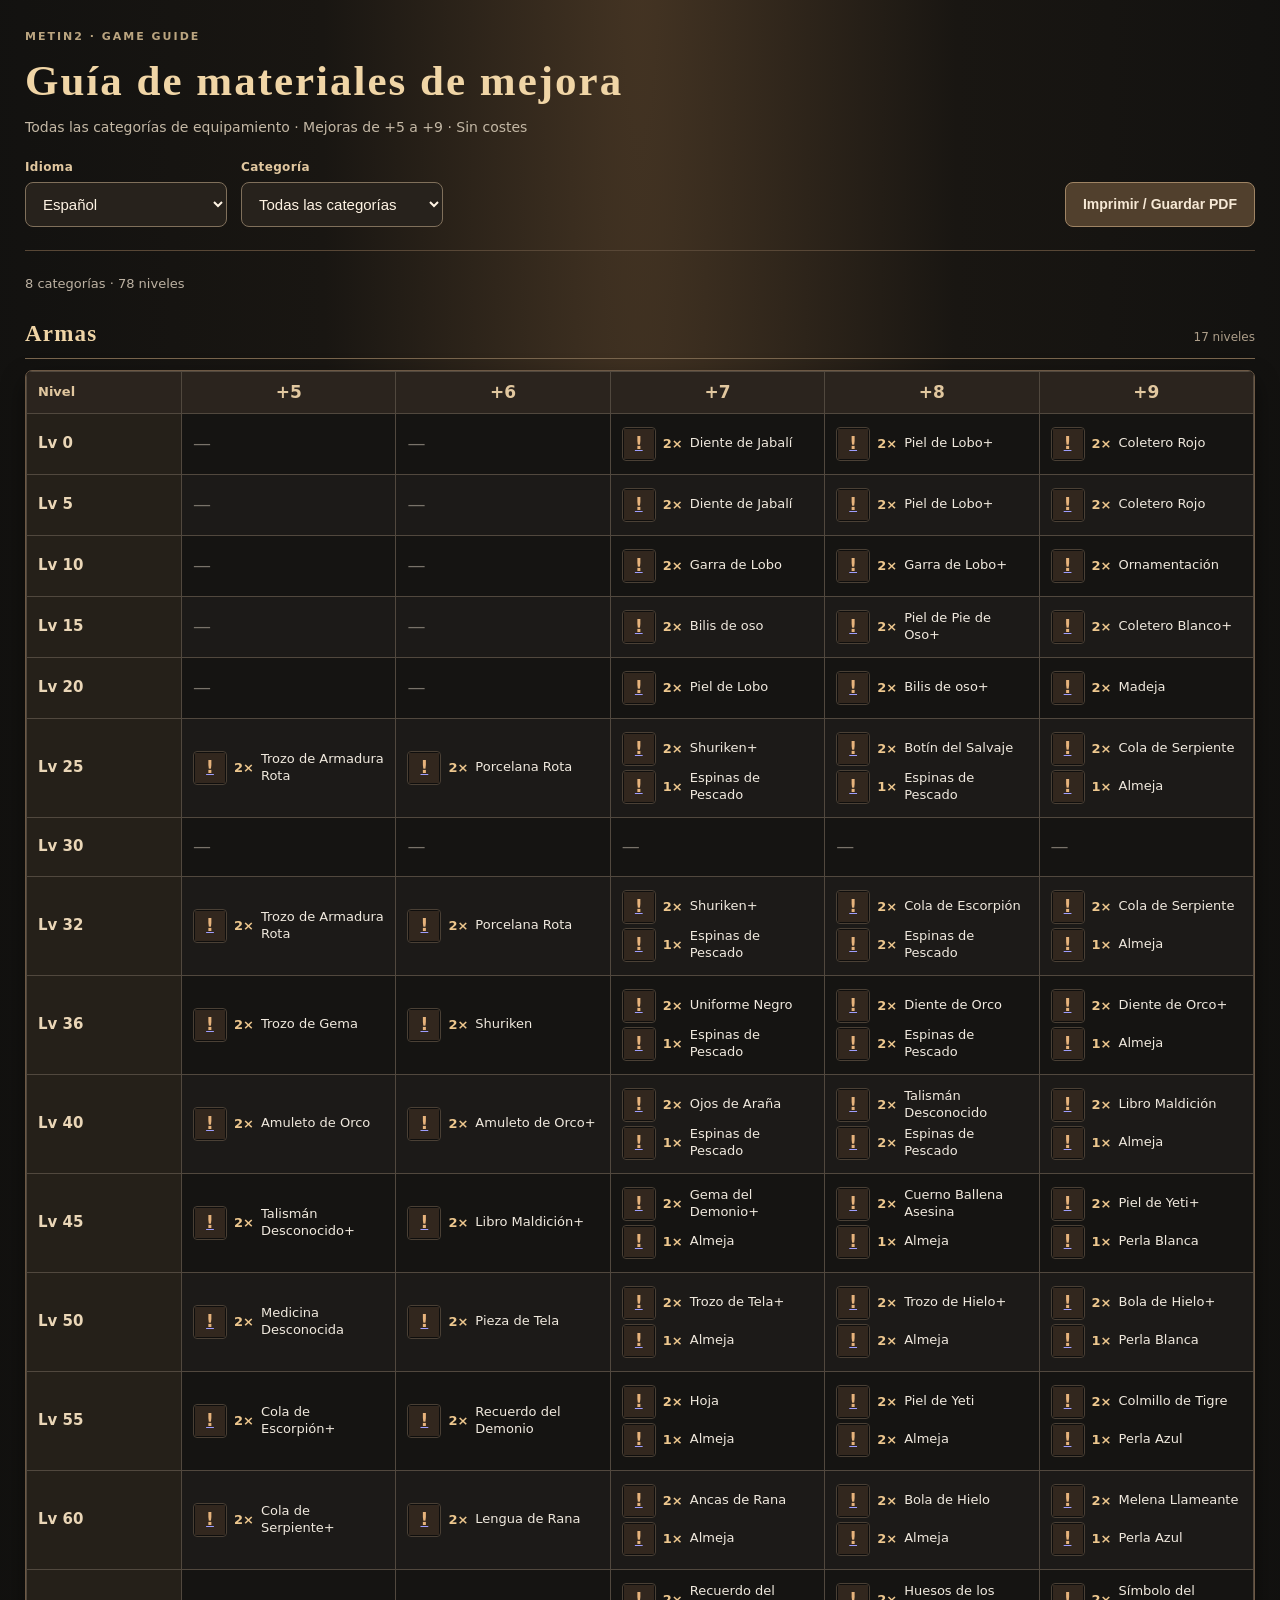
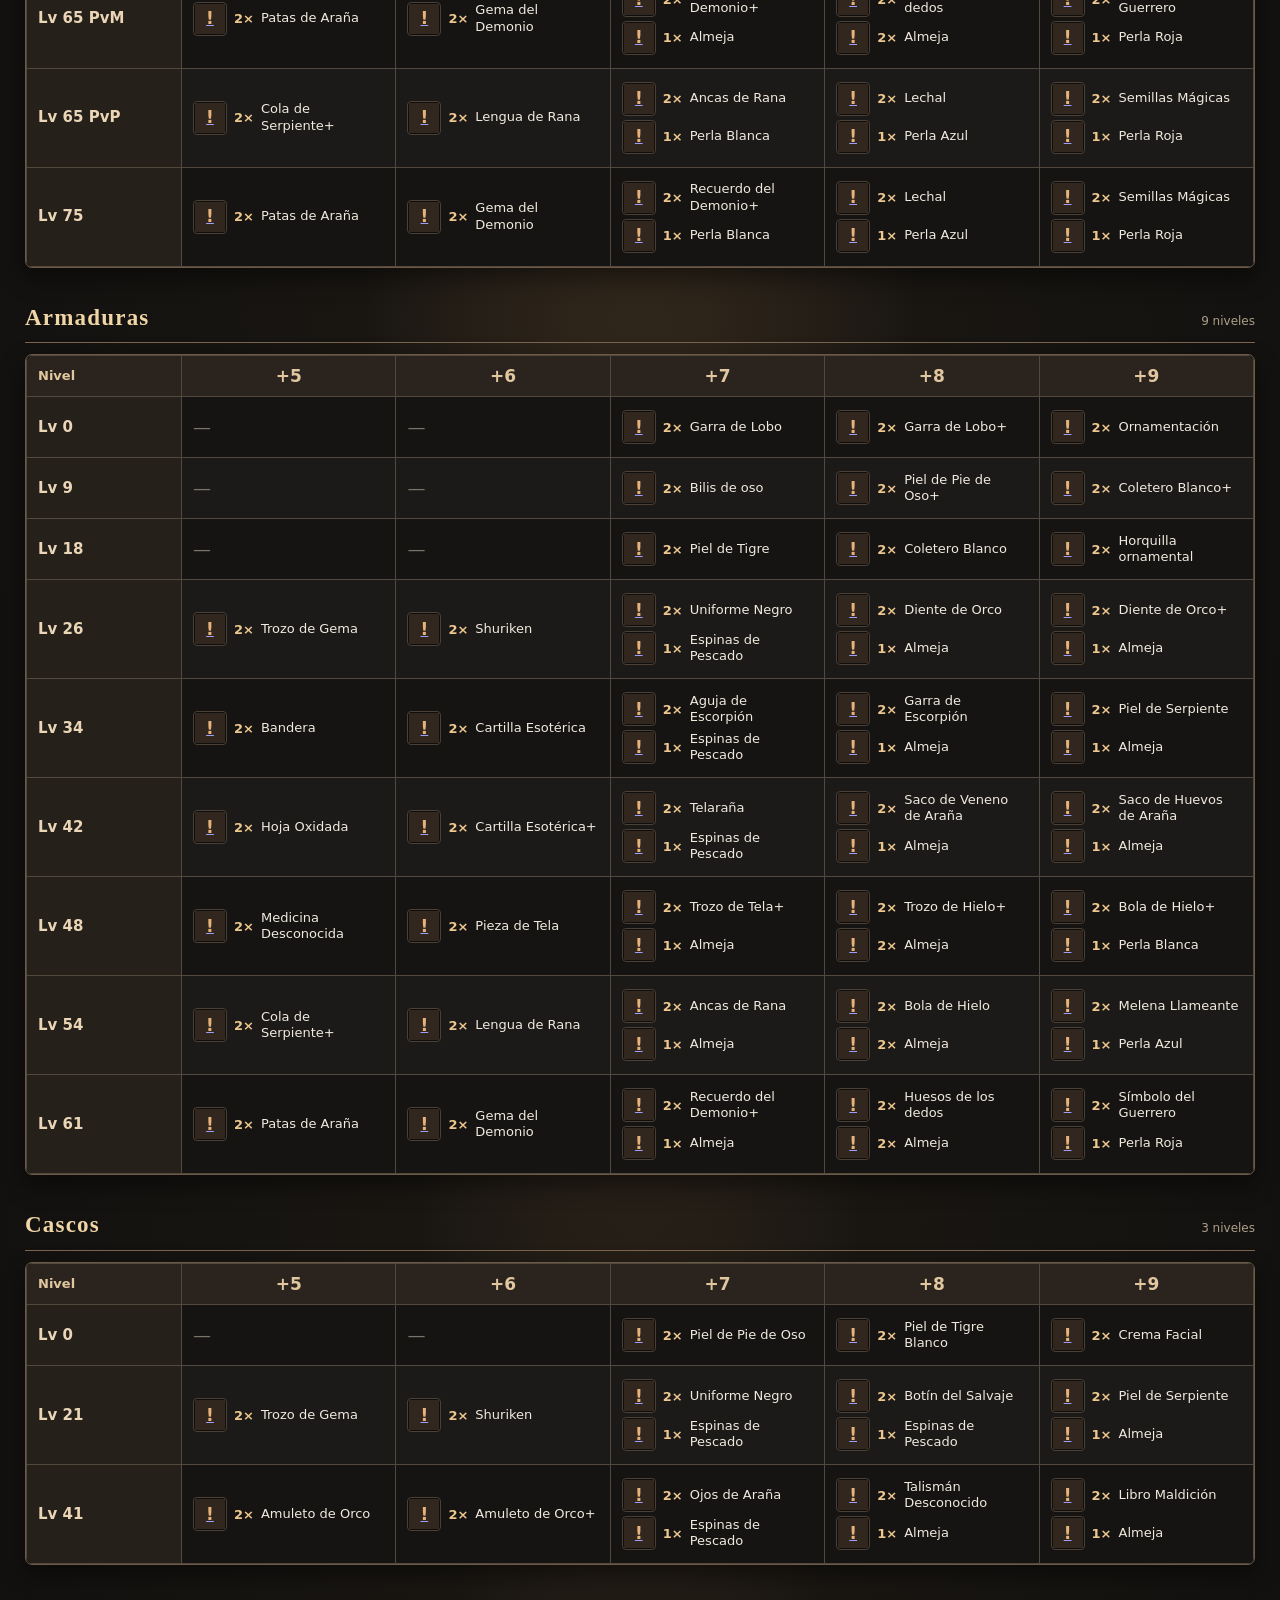
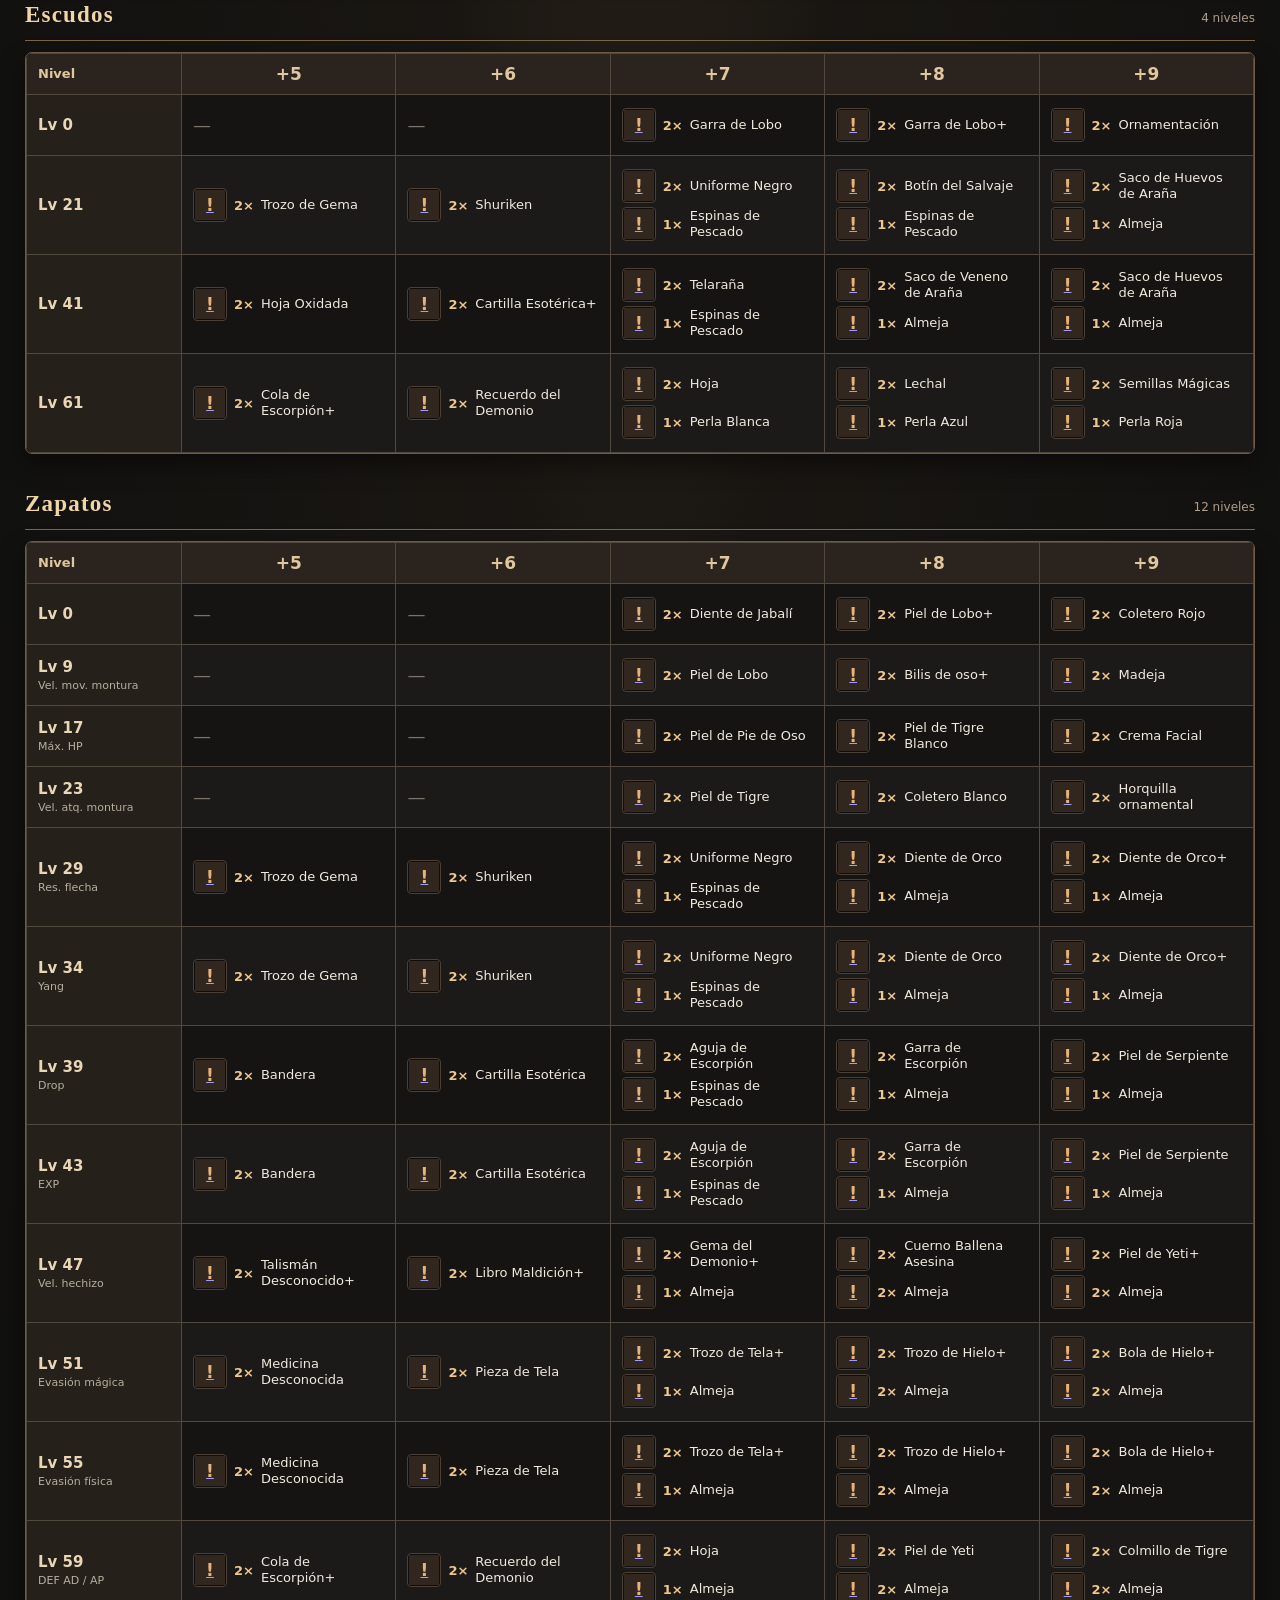
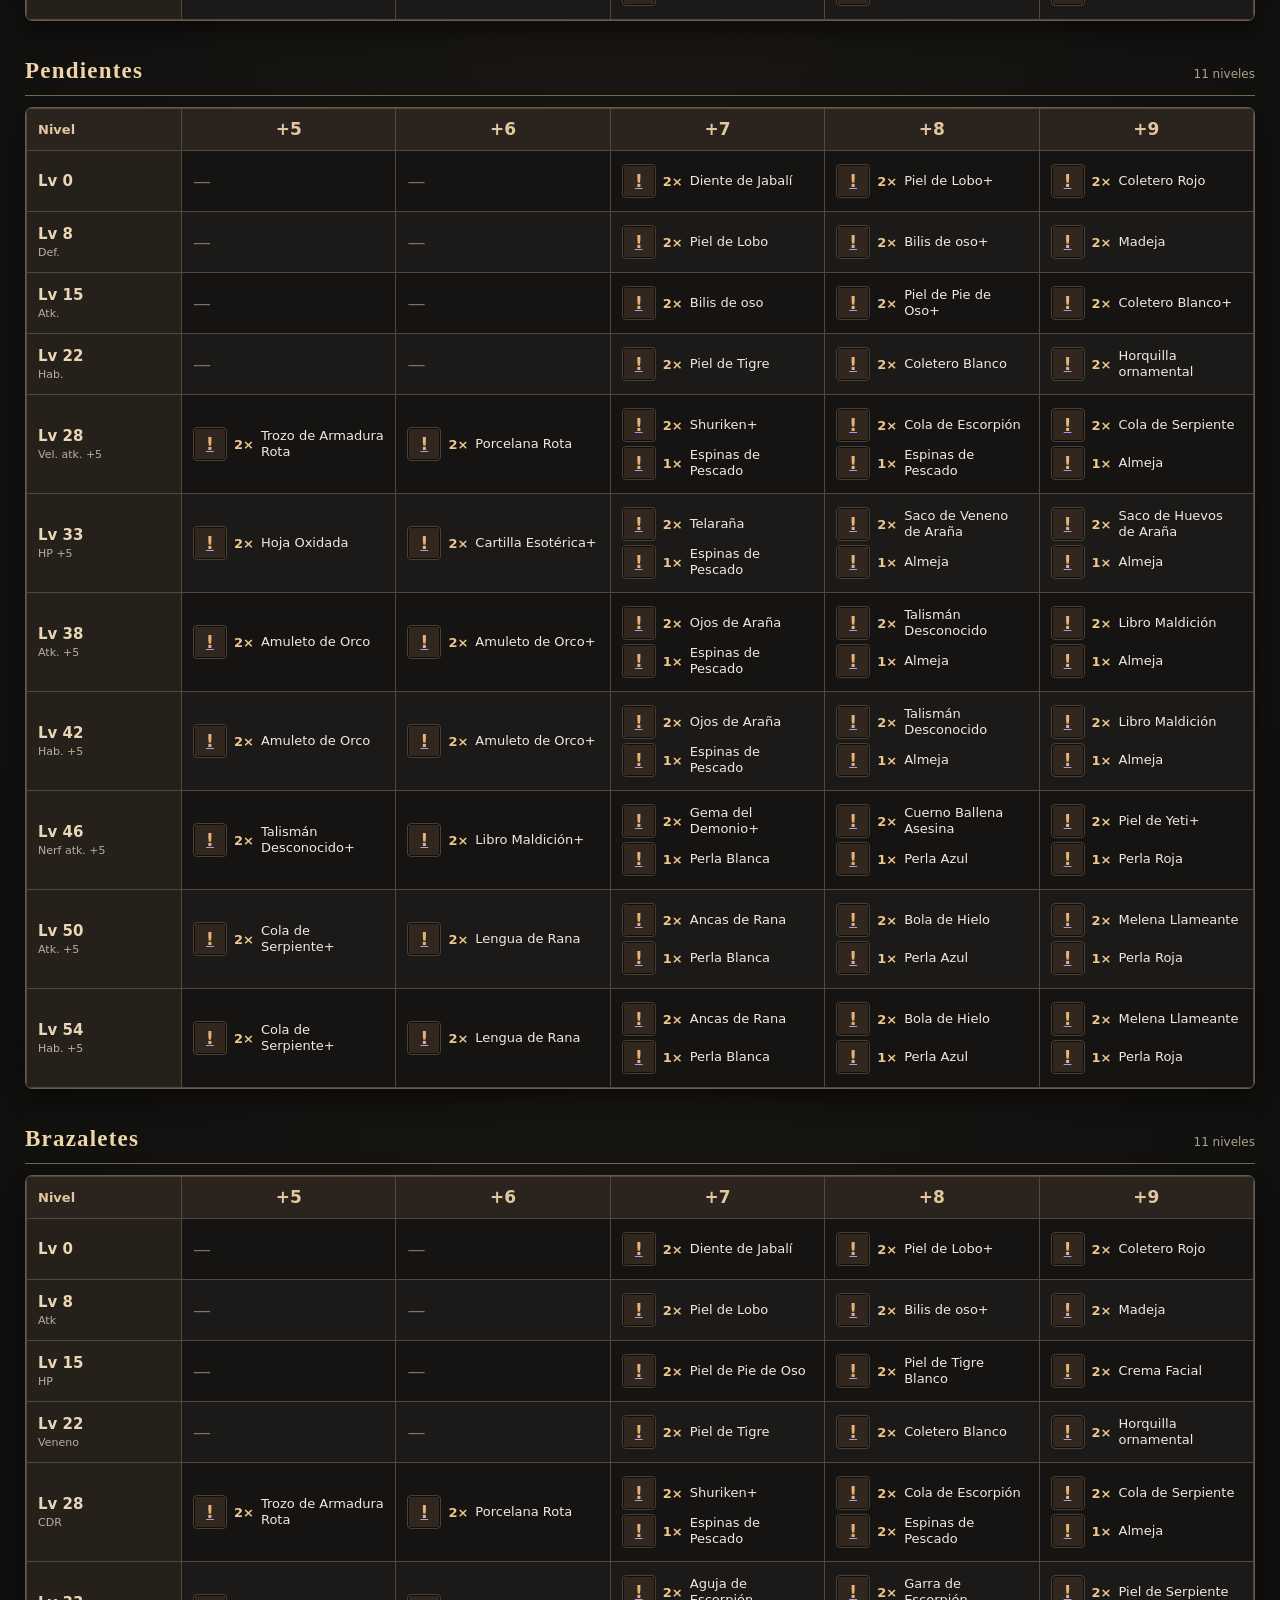
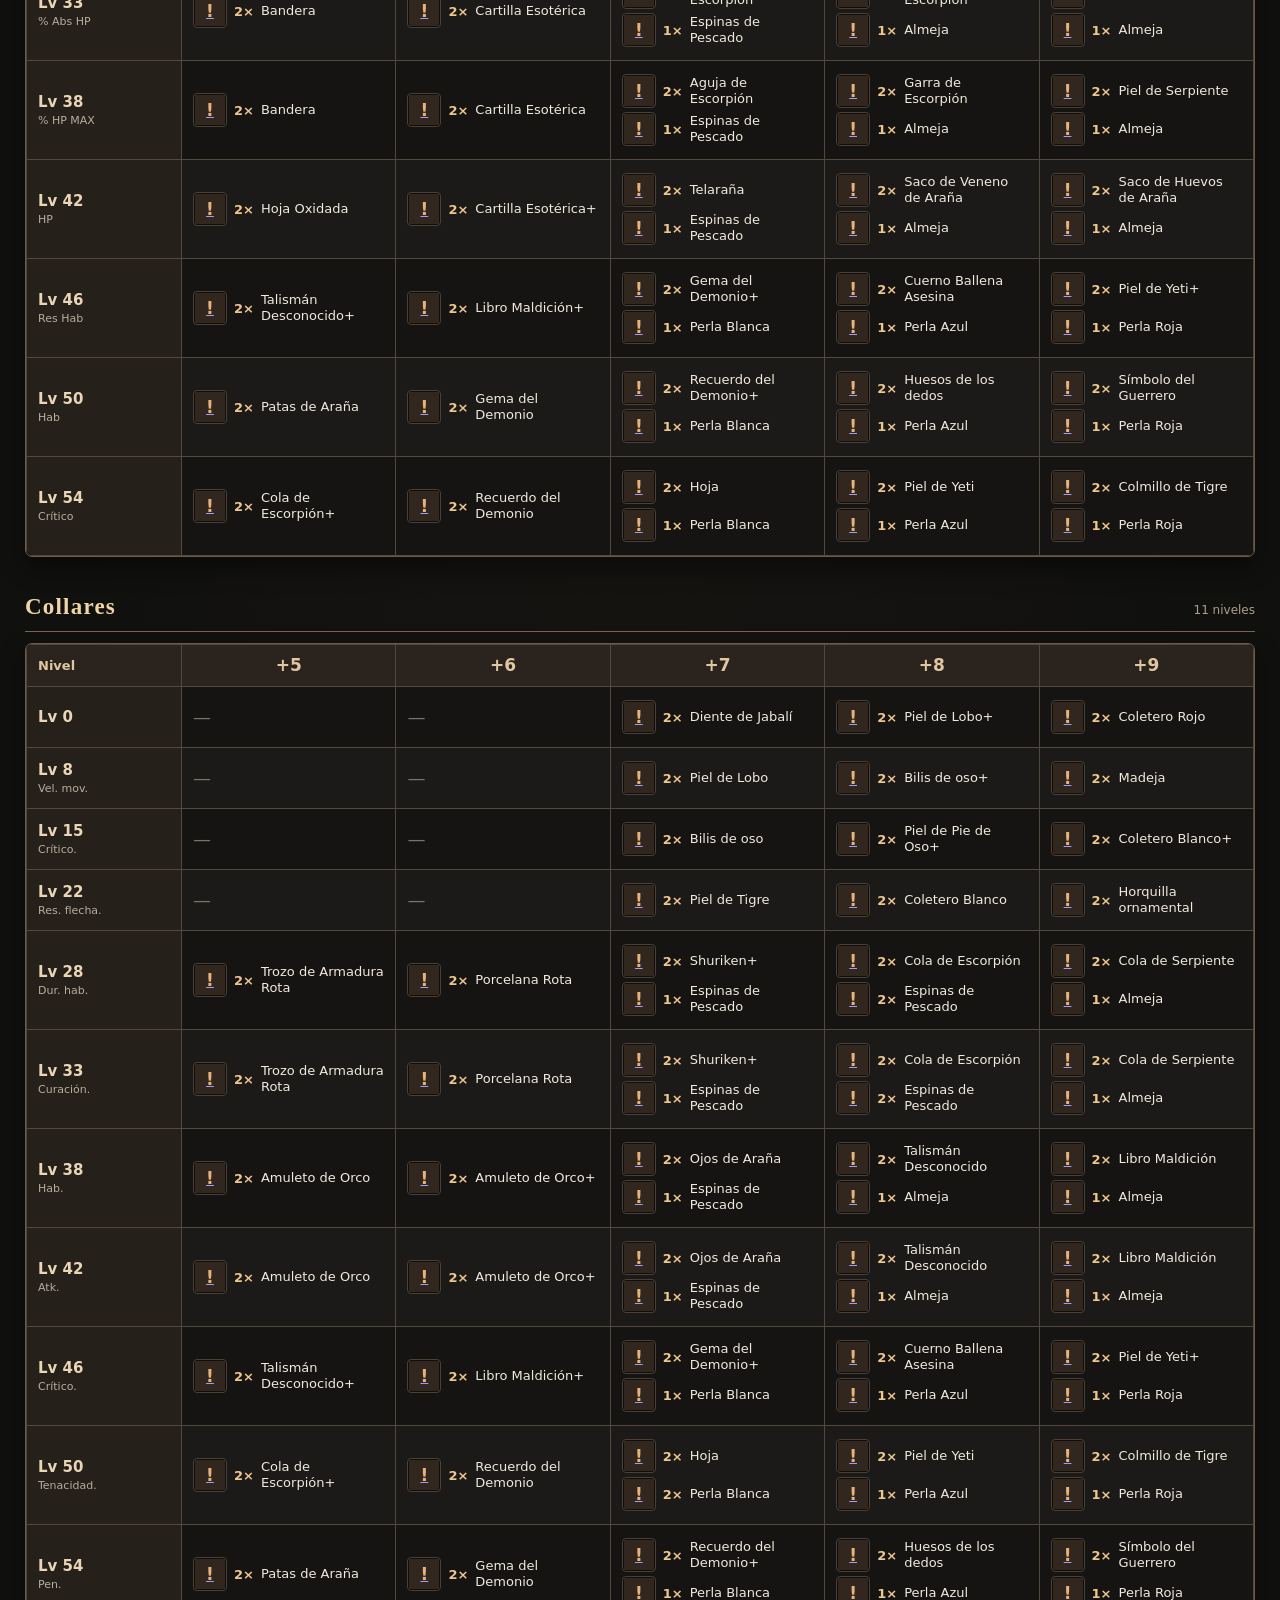
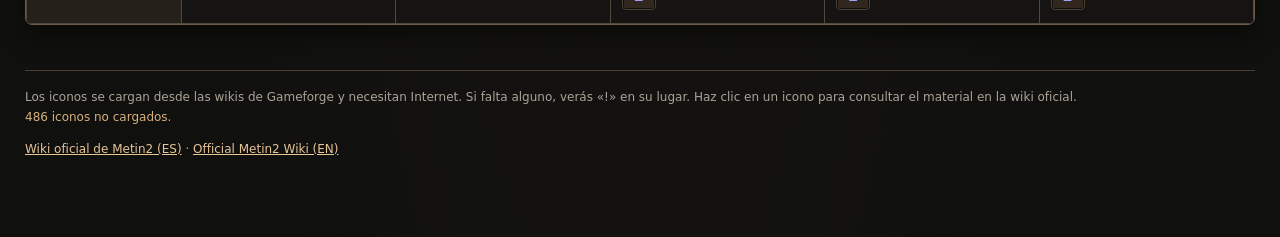
<file: Metin2ArthionCraftingGuide.html>
<!DOCTYPE html>
<html lang="es">
<head>
<meta charset="utf-8">
<meta name="viewport" content="width=device-width,initial-scale=1">
<title>Metin2 · Guía de mejoras ES / EN</title>
<style>
:root{color-scheme:dark;--bg:#121110;--paper:#151412;--panel:#24201b;--gold:#e1c79f;--line:#51483e;--light:#f0e9de;--muted:#b2a89b}
*{box-sizing:border-box}
body{margin:0;background:radial-gradient(ellipse at 50% -160px,#443423 0%,#191612 35%,#10100f 85%);color:var(--light);font-family:system-ui,-apple-system,"Segoe UI",Arial,sans-serif;line-height:1.35}
.wrap{max-width:1580px;margin:auto;padding:30px 25px 65px}
.hero{border-bottom:1px solid #584736;padding:0 0 23px;margin-bottom:24px}
.eyebrow{color:#bba580;text-transform:uppercase;letter-spacing:2px;font-weight:700;font-size:11px;margin:0 0 7px}
h1{font-family:Georgia,"Times New Roman",serif;letter-spacing:2px;font-size:clamp(27px,4vw,43px);margin:0;color:#f0d5a6}
.description{color:#c4b8a5;margin:8px 0 0;font-size:14px}
.toolbar{display:flex;align-items:flex-end;gap:14px;flex-wrap:wrap;margin:22px 0 0}
.field{display:flex;flex-direction:column;gap:7px;min-width:190px}
.field label{font-size:12px;color:var(--gold);font-weight:700;letter-spacing:.35px}
select{appearance:auto;border:1px solid #80705b;background:#27221c;color:#fff4e4;border-radius:8px;padding:11px 13px;font-size:15px;min-height:45px;min-width:202px;cursor:pointer}
select:focus-visible,button:focus-visible,a:focus-visible{outline:3px solid #e2b977;outline-offset:2px}
button{border-radius:8px;min-height:45px;padding:10px 17px;font-size:14px;color:#f6e8d5;background:#51402d;border:1px solid #9f8464;font-weight:650;cursor:pointer}
button:hover{background:#695238}
.spacer{flex:1}
.stats{color:#bcb1a2;font-size:13px;margin:16px 0 10px}
.category{margin:25px 0 34px;scroll-margin-top:20px}
.category-head{display:flex;justify-content:space-between;gap:14px;align-items:baseline;border-bottom:1px solid #7a664e;margin-bottom:11px;padding:0 0 9px}
.category-title{margin:0;color:#f0d5a6;font-size:23px;font-family:Georgia,"Times New Roman",serif;letter-spacing:1.2px}
.count{font-size:12px;color:#ad9e89}
.table-scroller{overflow-x:auto;border:1px solid #6d5945;border-radius:7px;background:var(--paper);box-shadow:0 10px 25px #0007}
table{border-collapse:collapse;width:100%;min-width:1050px;table-layout:fixed}
col.level-col{width:155px}
th,td{border:1px solid var(--line);padding:9px 11px}
thead th{font-weight:700;color:var(--gold);font-size:17px;background:#2b241e;text-align:center}
thead th:first-child{font-size:13px;text-align:left}
tbody th{background:#252019;color:#ead6b7;text-align:left;font-size:15px}
tbody tr:nth-child(even) td{background:#1c1a18}
tbody tr:hover td{background:#322b22}
td{vertical-align:middle;height:59px}
.level{font-size:15px;white-space:nowrap}
.bonus{display:block;color:#b7ae9f;font-size:11px;font-weight:400;margin-top:2px}
.mat{display:flex;align-items:center;gap:7px;text-align:left;margin:4px 0;min-height:34px}
.icon-link{flex:none;width:34px;height:34px;display:grid;place-items:center;border-radius:4px;background:#0f0e0d;border:1px solid #4a4035}
.icon-link img{width:30px;height:30px;object-fit:contain}
.icon-fallback{display:flex;justify-content:center;align-items:center;background:#32271e;color:#e7b37c;font-weight:700;font-size:17px;width:30px;height:30px}
.qty{flex:none;color:#edc78e;font-weight:700;font-size:13px;white-space:nowrap}
.item-name{font-size:13px;line-height:1.3;overflow-wrap:anywhere}
.empty{text-align:center;font-size:18px;color:#79736a}
.footer{border-top:1px solid #4c3e31;padding-top:17px;margin-top:45px;color:#aca397;font-size:12px;line-height:1.65}
.footer a{color:#e6c598}
#failures{color:#d8b07d}
@media(max-width:720px){.wrap{padding:18px 12px 40px}.toolbar{gap:12px}.field{flex:1 1 150px;min-width:130px}.field select{width:100%;min-width:0}.spacer{display:none}button{width:100%}table{min-width:1130px}.category-title{font-size:21px}}
@media print{@page{size:A3 landscape;margin:8mm}body{background:#151412;-webkit-print-color-adjust:exact;print-color-adjust:exact}.wrap{padding:0;max-width:none}.toolbar,.footer,.stats{display:none}.hero{padding-bottom:8px;margin:0 0 8px}h1{font-size:28px}.description{font-size:11px}.category{break-before:page;margin:0 0 7px}.category:first-child{break-before:auto}.table-scroller{border:0;box-shadow:none;overflow:visible}table{min-width:0}th,td{padding:4px 6px}.mat{gap:4px;min-height:25px;margin:1px 0}.icon-link{width:25px;height:25px}.icon-link img{width:23px;height:23px}.item-name{font-size:10px}tbody td{height:38px}.category-title{font-size:18px}}
</style>
</head>
<body>
<main class="wrap">
<header class="hero">
<p class="eyebrow">METIN2 · GAME GUIDE</p>
<h1 id="pageTitle">Guía de materiales de mejora</h1>
<p id="description" class="description">Todas las categorías de equipamiento · Mejoras de +5 a +9 · Sin costes</p>
<div class="toolbar">
  <div class="field"><label for="lang" id="langLabel">Idioma</label><select id="lang" aria-label="Idioma"><option value="es">Español</option><option value="en">English</option></select></div>
  <div class="field"><label for="category" id="categoryLabel">Categoría</label><select id="category" aria-label="Categoría"><option value="all">Todas las categorías</option></select></div>
  <span class="spacer"></span>
  <button type="button" id="print">Imprimir / Guardar PDF</button>
</div>
</header>
<div class="stats" id="stats" aria-live="polite"></div>
<div id="tables"></div>
<footer class="footer"><div id="sourceNote">Los iconos se cargan desde las wikis de Gameforge y necesitan Internet. Si falta alguno, verás «!» en su lugar. Haz clic en un icono para consultar el material en la wiki oficial.</div><div id="failures" role="status"></div><p><a href="https://es-wiki.metin2.gameforge.com/index.php/Items_para_mejoras" target="_blank" rel="noopener noreferrer" id="esLink">Wiki oficial de Metin2 (ES)</a> · <a href="https://en-wiki.metin2.gameforge.com/index.php/Upgrade_Items" target="_blank" rel="noopener noreferrer" id="enLink">Official Metin2 Wiki (EN)</a></p></footer>
</main>
<script id="game-data" type="application/json">{"categories":{"armas":[{"level":"Lv 0","bonus":"","cells":[[],[],[[2,"Diente de Jabalí"]],[[2,"Piel de Lobo+"]],[[2,"Coletero Rojo"]]]},{"level":"Lv 5","bonus":"","cells":[[],[],[[2,"Diente de Jabalí"]],[[2,"Piel de Lobo+"]],[[2,"Coletero Rojo"]]]},{"level":"Lv 10","bonus":"","cells":[[],[],[[2,"Garra de Lobo"]],[[2,"Garra de Lobo+"]],[[2,"Ornamentación"]]]},{"level":"Lv 15","bonus":"","cells":[[],[],[[2,"Bilis de oso"]],[[2,"Piel de Pie de Oso+"]],[[2,"Coletero Blanco+"]]]},{"level":"Lv 20","bonus":"","cells":[[],[],[[2,"Piel de Lobo"]],[[2,"Bilis de oso+"]],[[2,"Madeja"]]]},{"level":"Lv 25","bonus":"","cells":[[[2,"Trozo de Armadura Rota"]],[[2,"Porcelana Rota"]],[[2,"Shuriken+"],[1,"Espinas de Pescado"]],[[2,"Botín del Salvaje"],[1,"Espinas de Pescado"]],[[2,"Cola de Serpiente"],[1,"Almeja"]]]},{"level":"Lv 30","bonus":"","cells":[[],[],[],[],[]]},{"level":"Lv 32","bonus":"","cells":[[[2,"Trozo de Armadura Rota"]],[[2,"Porcelana Rota"]],[[2,"Shuriken+"],[1,"Espinas de Pescado"]],[[2,"Cola de Escorpión"],[2,"Espinas de Pescado"]],[[2,"Cola de Serpiente"],[1,"Almeja"]]]},{"level":"Lv 36","bonus":"","cells":[[[2,"Trozo de Gema"]],[[2,"Shuriken"]],[[2,"Uniforme Negro"],[1,"Espinas de Pescado"]],[[2,"Diente de Orco"],[2,"Espinas de Pescado"]],[[2,"Diente de Orco+"],[1,"Almeja"]]]},{"level":"Lv 40","bonus":"","cells":[[[2,"Amuleto de Orco"]],[[2,"Amuleto de Orco+"]],[[2,"Ojos de Araña"],[1,"Espinas de Pescado"]],[[2,"Talismán Desconocido"],[2,"Espinas de Pescado"]],[[2,"Libro Maldición"],[1,"Almeja"]]]},{"level":"Lv 45","bonus":"","cells":[[[2,"Talismán Desconocido+"]],[[2,"Libro Maldición+"]],[[2,"Gema del Demonio+"],[1,"Almeja"]],[[2,"Cuerno Ballena Asesina"],[1,"Almeja"]],[[2,"Piel de Yeti+"],[1,"Perla Blanca"]]]},{"level":"Lv 50","bonus":"","cells":[[[2,"Medicina Desconocida"]],[[2,"Pieza de Tela"]],[[2,"Trozo de Tela+"],[1,"Almeja"]],[[2,"Trozo de Hielo+"],[2,"Almeja"]],[[2,"Bola de Hielo+"],[1,"Perla Blanca"]]]},{"level":"Lv 55","bonus":"","cells":[[[2,"Cola de Escorpión+"]],[[2,"Recuerdo del Demonio"]],[[2,"Hoja"],[1,"Almeja"]],[[2,"Piel de Yeti"],[2,"Almeja"]],[[2,"Colmillo de Tigre"],[1,"Perla Azul"]]]},{"level":"Lv 60","bonus":"","cells":[[[2,"Cola de Serpiente+"]],[[2,"Lengua de Rana"]],[[2,"Ancas de Rana"],[1,"Almeja"]],[[2,"Bola de Hielo"],[2,"Almeja"]],[[2,"Melena Llameante"],[1,"Perla Azul"]]]},{"level":"Lv 65 PvM","bonus":"","cells":[[[2,"Patas de Araña"]],[[2,"Gema del Demonio"]],[[2,"Recuerdo del Demonio+"],[1,"Almeja"]],[[2,"Huesos de los dedos"],[2,"Almeja"]],[[2,"Símbolo del Guerrero"],[1,"Perla Roja"]]]},{"level":"Lv 65 PvP","bonus":"","cells":[[[2,"Cola de Serpiente+"]],[[2,"Lengua de Rana"]],[[2,"Ancas de Rana"],[1,"Perla Blanca"]],[[2,"Lechal"],[1,"Perla Azul"]],[[2,"Semillas Mágicas"],[1,"Perla Roja"]]]},{"level":"Lv 75","bonus":"","cells":[[[2,"Patas de Araña"]],[[2,"Gema del Demonio"]],[[2,"Recuerdo del Demonio+"],[1,"Perla Blanca"]],[[2,"Lechal"],[1,"Perla Azul"]],[[2,"Semillas Mágicas"],[1,"Perla Roja"]]]}],"armaduras":[{"level":"Lv 0","bonus":"","cells":[[],[],[[2,"Garra de Lobo"]],[[2,"Garra de Lobo+"]],[[2,"Ornamentación"]]]},{"level":"Lv 9","bonus":"","cells":[[],[],[[2,"Bilis de oso"]],[[2,"Piel de Pie de Oso+"]],[[2,"Coletero Blanco+"]]]},{"level":"Lv 18","bonus":"","cells":[[],[],[[2,"Piel de Tigre"]],[[2,"Coletero Blanco"]],[[2,"Horquilla ornamental"]]]},{"level":"Lv 26","bonus":"","cells":[[[2,"Trozo de Gema"]],[[2,"Shuriken"]],[[2,"Uniforme Negro"],[1,"Espinas de Pescado"]],[[2,"Diente de Orco"],[1,"Almeja"]],[[2,"Diente de Orco+"],[1,"Almeja"]]]},{"level":"Lv 34","bonus":"","cells":[[[2,"Bandera"]],[[2,"Cartilla Esotérica"]],[[2,"Aguja de Escorpión"],[1,"Espinas de Pescado"]],[[2,"Garra de Escorpión"],[1,"Almeja"]],[[2,"Piel de Serpiente"],[1,"Almeja"]]]},{"level":"Lv 42","bonus":"","cells":[[[2,"Hoja Oxidada"]],[[2,"Cartilla Esotérica+"]],[[2,"Telaraña"],[1,"Espinas de Pescado"]],[[2,"Saco de Veneno de Araña"],[1,"Almeja"]],[[2,"Saco de Huevos de Araña"],[1,"Almeja"]]]},{"level":"Lv 48","bonus":"","cells":[[[2,"Medicina Desconocida"]],[[2,"Pieza de Tela"]],[[2,"Trozo de Tela+"],[1,"Almeja"]],[[2,"Trozo de Hielo+"],[2,"Almeja"]],[[2,"Bola de Hielo+"],[1,"Perla Blanca"]]]},{"level":"Lv 54","bonus":"","cells":[[[2,"Cola de Serpiente+"]],[[2,"Lengua de Rana"]],[[2,"Ancas de Rana"],[1,"Almeja"]],[[2,"Bola de Hielo"],[2,"Almeja"]],[[2,"Melena Llameante"],[1,"Perla Azul"]]]},{"level":"Lv 61","bonus":"","cells":[[[2,"Patas de Araña"]],[[2,"Gema del Demonio"]],[[2,"Recuerdo del Demonio+"],[1,"Almeja"]],[[2,"Huesos de los dedos"],[2,"Almeja"]],[[2,"Símbolo del Guerrero"],[1,"Perla Roja"]]]}],"cascos":[{"level":"Lv 0","bonus":"","cells":[[],[],[[2,"Piel de Pie de Oso"]],[[2,"Piel de Tigre Blanco"]],[[2,"Crema Facial"]]]},{"level":"Lv 21","bonus":"","cells":[[[2,"Trozo de Gema"]],[[2,"Shuriken"]],[[2,"Uniforme Negro"],[1,"Espinas de Pescado"]],[[2,"Botín del Salvaje"],[1,"Espinas de Pescado"]],[[2,"Piel de Serpiente"],[1,"Almeja"]]]},{"level":"Lv 41","bonus":"","cells":[[[2,"Amuleto de Orco"]],[[2,"Amuleto de Orco+"]],[[2,"Ojos de Araña"],[1,"Espinas de Pescado"]],[[2,"Talismán Desconocido"],[1,"Almeja"]],[[2,"Libro Maldición"],[1,"Almeja"]]]}],"escudos":[{"level":"Lv 0","bonus":"","cells":[[],[],[[2,"Garra de Lobo"]],[[2,"Garra de Lobo+"]],[[2,"Ornamentación"]]]},{"level":"Lv 21","bonus":"","cells":[[[2,"Trozo de Gema"]],[[2,"Shuriken"]],[[2,"Uniforme Negro"],[1,"Espinas de Pescado"]],[[2,"Botín del Salvaje"],[1,"Espinas de Pescado"]],[[2,"Saco de Huevos de Araña"],[1,"Almeja"]]]},{"level":"Lv 41","bonus":"","cells":[[[2,"Hoja Oxidada"]],[[2,"Cartilla Esotérica+"]],[[2,"Telaraña"],[1,"Espinas de Pescado"]],[[2,"Saco de Veneno de Araña"],[1,"Almeja"]],[[2,"Saco de Huevos de Araña"],[1,"Almeja"]]]},{"level":"Lv 61","bonus":"","cells":[[[2,"Cola de Escorpión+"]],[[2,"Recuerdo del Demonio"]],[[2,"Hoja"],[1,"Perla Blanca"]],[[2,"Lechal"],[1,"Perla Azul"]],[[2,"Semillas Mágicas"],[1,"Perla Roja"]]]}],"zapatos":[{"level":"Lv 0","bonus":"","cells":[[],[],[[2,"Diente de Jabalí"]],[[2,"Piel de Lobo+"]],[[2,"Coletero Rojo"]]]},{"level":"Lv 9","bonus":"Vel. mov. montura","cells":[[],[],[[2,"Piel de Lobo"]],[[2,"Bilis de oso+"]],[[2,"Madeja"]]]},{"level":"Lv 17","bonus":"Máx. HP","cells":[[],[],[[2,"Piel de Pie de Oso"]],[[2,"Piel de Tigre Blanco"]],[[2,"Crema Facial"]]]},{"level":"Lv 23","bonus":"Vel. atq. montura","cells":[[],[],[[2,"Piel de Tigre"]],[[2,"Coletero Blanco"]],[[2,"Horquilla ornamental"]]]},{"level":"Lv 29","bonus":"Res. flecha","cells":[[[2,"Trozo de Gema"]],[[2,"Shuriken"]],[[2,"Uniforme Negro"],[1,"Espinas de Pescado"]],[[2,"Diente de Orco"],[1,"Almeja"]],[[2,"Diente de Orco+"],[1,"Almeja"]]]},{"level":"Lv 34","bonus":"Yang","cells":[[[2,"Trozo de Gema"]],[[2,"Shuriken"]],[[2,"Uniforme Negro"],[1,"Espinas de Pescado"]],[[2,"Diente de Orco"],[1,"Almeja"]],[[2,"Diente de Orco+"],[1,"Almeja"]]]},{"level":"Lv 39","bonus":"Drop","cells":[[[2,"Bandera"]],[[2,"Cartilla Esotérica"]],[[2,"Aguja de Escorpión"],[1,"Espinas de Pescado"]],[[2,"Garra de Escorpión"],[1,"Almeja"]],[[2,"Piel de Serpiente"],[1,"Almeja"]]]},{"level":"Lv 43","bonus":"EXP","cells":[[[2,"Bandera"]],[[2,"Cartilla Esotérica"]],[[2,"Aguja de Escorpión"],[1,"Espinas de Pescado"]],[[2,"Garra de Escorpión"],[1,"Almeja"]],[[2,"Piel de Serpiente"],[1,"Almeja"]]]},{"level":"Lv 47","bonus":"Vel. hechizo","cells":[[[2,"Talismán Desconocido+"]],[[2,"Libro Maldición+"]],[[2,"Gema del Demonio+"],[1,"Almeja"]],[[2,"Cuerno Ballena Asesina"],[2,"Almeja"]],[[2,"Piel de Yeti+"],[2,"Almeja"]]]},{"level":"Lv 51","bonus":"Evasión mágica","cells":[[[2,"Medicina Desconocida"]],[[2,"Pieza de Tela"]],[[2,"Trozo de Tela+"],[1,"Almeja"]],[[2,"Trozo de Hielo+"],[2,"Almeja"]],[[2,"Bola de Hielo+"],[2,"Almeja"]]]},{"level":"Lv 55","bonus":"Evasión física","cells":[[[2,"Medicina Desconocida"]],[[2,"Pieza de Tela"]],[[2,"Trozo de Tela+"],[1,"Almeja"]],[[2,"Trozo de Hielo+"],[2,"Almeja"]],[[2,"Bola de Hielo+"],[2,"Almeja"]]]},{"level":"Lv 59","bonus":"DEF AD / AP","cells":[[[2,"Cola de Escorpión+"]],[[2,"Recuerdo del Demonio"]],[[2,"Hoja"],[1,"Almeja"]],[[2,"Piel de Yeti"],[2,"Almeja"]],[[2,"Colmillo de Tigre"],[2,"Almeja"]]]}],"pendientes":[{"level":"Lv 0","bonus":"","cells":[[],[],[[2,"Diente de Jabalí"]],[[2,"Piel de Lobo+"]],[[2,"Coletero Rojo"]]]},{"level":"Lv 8","bonus":"Def.","cells":[[],[],[[2,"Piel de Lobo"]],[[2,"Bilis de oso+"]],[[2,"Madeja"]]]},{"level":"Lv 15","bonus":"Atk.","cells":[[],[],[[2,"Bilis de oso"]],[[2,"Piel de Pie de Oso+"]],[[2,"Coletero Blanco+"]]]},{"level":"Lv 22","bonus":"Hab.","cells":[[],[],[[2,"Piel de Tigre"]],[[2,"Coletero Blanco"]],[[2,"Horquilla ornamental"]]]},{"level":"Lv 28","bonus":"Vel. atk. +5","cells":[[[2,"Trozo de Armadura Rota"]],[[2,"Porcelana Rota"]],[[2,"Shuriken+"],[1,"Espinas de Pescado"]],[[2,"Cola de Escorpión"],[1,"Espinas de Pescado"]],[[2,"Cola de Serpiente"],[1,"Almeja"]]]},{"level":"Lv 33","bonus":"HP +5","cells":[[[2,"Hoja Oxidada"]],[[2,"Cartilla Esotérica+"]],[[2,"Telaraña"],[1,"Espinas de Pescado"]],[[2,"Saco de Veneno de Araña"],[1,"Almeja"]],[[2,"Saco de Huevos de Araña"],[1,"Almeja"]]]},{"level":"Lv 38","bonus":"Atk. +5","cells":[[[2,"Amuleto de Orco"]],[[2,"Amuleto de Orco+"]],[[2,"Ojos de Araña"],[1,"Espinas de Pescado"]],[[2,"Talismán Desconocido"],[1,"Almeja"]],[[2,"Libro Maldición"],[1,"Almeja"]]]},{"level":"Lv 42","bonus":"Hab. +5","cells":[[[2,"Amuleto de Orco"]],[[2,"Amuleto de Orco+"]],[[2,"Ojos de Araña"],[1,"Espinas de Pescado"]],[[2,"Talismán Desconocido"],[1,"Almeja"]],[[2,"Libro Maldición"],[1,"Almeja"]]]},{"level":"Lv 46","bonus":"Nerf atk. +5","cells":[[[2,"Talismán Desconocido+"]],[[2,"Libro Maldición+"]],[[2,"Gema del Demonio+"],[1,"Perla Blanca"]],[[2,"Cuerno Ballena Asesina"],[1,"Perla Azul"]],[[2,"Piel de Yeti+"],[1,"Perla Roja"]]]},{"level":"Lv 50","bonus":"Atk. +5","cells":[[[2,"Cola de Serpiente+"]],[[2,"Lengua de Rana"]],[[2,"Ancas de Rana"],[1,"Perla Blanca"]],[[2,"Bola de Hielo"],[1,"Perla Azul"]],[[2,"Melena Llameante"],[1,"Perla Roja"]]]},{"level":"Lv 54","bonus":"Hab. +5","cells":[[[2,"Cola de Serpiente+"]],[[2,"Lengua de Rana"]],[[2,"Ancas de Rana"],[1,"Perla Blanca"]],[[2,"Bola de Hielo"],[1,"Perla Azul"]],[[2,"Melena Llameante"],[1,"Perla Roja"]]]}],"brazaletes":[{"level":"Lv 0","bonus":"","cells":[[],[],[[2,"Diente de Jabalí"]],[[2,"Piel de Lobo+"]],[[2,"Coletero Rojo"]]]},{"level":"Lv 8","bonus":"Atk","cells":[[],[],[[2,"Piel de Lobo"]],[[2,"Bilis de oso+"]],[[2,"Madeja"]]]},{"level":"Lv 15","bonus":"HP","cells":[[],[],[[2,"Piel de Pie de Oso"]],[[2,"Piel de Tigre Blanco"]],[[2,"Crema Facial"]]]},{"level":"Lv 22","bonus":"Veneno","cells":[[],[],[[2,"Piel de Tigre"]],[[2,"Coletero Blanco"]],[[2,"Horquilla ornamental"]]]},{"level":"Lv 28","bonus":"CDR","cells":[[[2,"Trozo de Armadura Rota"]],[[2,"Porcelana Rota"]],[[2,"Shuriken+"],[1,"Espinas de Pescado"]],[[2,"Cola de Escorpión"],[2,"Espinas de Pescado"]],[[2,"Cola de Serpiente"],[1,"Almeja"]]]},{"level":"Lv 33","bonus":"% Abs HP","cells":[[[2,"Bandera"]],[[2,"Cartilla Esotérica"]],[[2,"Aguja de Escorpión"],[1,"Espinas de Pescado"]],[[2,"Garra de Escorpión"],[1,"Almeja"]],[[2,"Piel de Serpiente"],[1,"Almeja"]]]},{"level":"Lv 38","bonus":"% HP MAX","cells":[[[2,"Bandera"]],[[2,"Cartilla Esotérica"]],[[2,"Aguja de Escorpión"],[1,"Espinas de Pescado"]],[[2,"Garra de Escorpión"],[1,"Almeja"]],[[2,"Piel de Serpiente"],[1,"Almeja"]]]},{"level":"Lv 42","bonus":"HP","cells":[[[2,"Hoja Oxidada"]],[[2,"Cartilla Esotérica+"]],[[2,"Telaraña"],[1,"Espinas de Pescado"]],[[2,"Saco de Veneno de Araña"],[1,"Almeja"]],[[2,"Saco de Huevos de Araña"],[1,"Almeja"]]]},{"level":"Lv 46","bonus":"Res Hab","cells":[[[2,"Talismán Desconocido+"]],[[2,"Libro Maldición+"]],[[2,"Gema del Demonio+"],[1,"Perla Blanca"]],[[2,"Cuerno Ballena Asesina"],[1,"Perla Azul"]],[[2,"Piel de Yeti+"],[1,"Perla Roja"]]]},{"level":"Lv 50","bonus":"Hab","cells":[[[2,"Patas de Araña"]],[[2,"Gema del Demonio"]],[[2,"Recuerdo del Demonio+"],[1,"Perla Blanca"]],[[2,"Huesos de los dedos"],[1,"Perla Azul"]],[[2,"Símbolo del Guerrero"],[1,"Perla Roja"]]]},{"level":"Lv 54","bonus":"Crítico","cells":[[[2,"Cola de Escorpión+"]],[[2,"Recuerdo del Demonio"]],[[2,"Hoja"],[1,"Perla Blanca"]],[[2,"Piel de Yeti"],[1,"Perla Azul"]],[[2,"Colmillo de Tigre"],[1,"Perla Roja"]]]}],"collares":[{"level":"Lv 0","bonus":"","cells":[[],[],[[2,"Diente de Jabalí"]],[[2,"Piel de Lobo+"]],[[2,"Coletero Rojo"]]]},{"level":"Lv 8","bonus":"Vel. mov.","cells":[[],[],[[2,"Piel de Lobo"]],[[2,"Bilis de oso+"]],[[2,"Madeja"]]]},{"level":"Lv 15","bonus":"Crítico.","cells":[[],[],[[2,"Bilis de oso"]],[[2,"Piel de Pie de Oso+"]],[[2,"Coletero Blanco+"]]]},{"level":"Lv 22","bonus":"Res. flecha.","cells":[[],[],[[2,"Piel de Tigre"]],[[2,"Coletero Blanco"]],[[2,"Horquilla ornamental"]]]},{"level":"Lv 28","bonus":"Dur. hab.","cells":[[[2,"Trozo de Armadura Rota"]],[[2,"Porcelana Rota"]],[[2,"Shuriken+"],[1,"Espinas de Pescado"]],[[2,"Cola de Escorpión"],[2,"Espinas de Pescado"]],[[2,"Cola de Serpiente"],[1,"Almeja"]]]},{"level":"Lv 33","bonus":"Curación.","cells":[[[2,"Trozo de Armadura Rota"]],[[2,"Porcelana Rota"]],[[2,"Shuriken+"],[1,"Espinas de Pescado"]],[[2,"Cola de Escorpión"],[2,"Espinas de Pescado"]],[[2,"Cola de Serpiente"],[1,"Almeja"]]]},{"level":"Lv 38","bonus":"Hab.","cells":[[[2,"Amuleto de Orco"]],[[2,"Amuleto de Orco+"]],[[2,"Ojos de Araña"],[1,"Espinas de Pescado"]],[[2,"Talismán Desconocido"],[1,"Almeja"]],[[2,"Libro Maldición"],[1,"Almeja"]]]},{"level":"Lv 42","bonus":"Atk.","cells":[[[2,"Amuleto de Orco"]],[[2,"Amuleto de Orco+"]],[[2,"Ojos de Araña"],[1,"Espinas de Pescado"]],[[2,"Talismán Desconocido"],[1,"Almeja"]],[[2,"Libro Maldición"],[1,"Almeja"]]]},{"level":"Lv 46","bonus":"Crítico.","cells":[[[2,"Talismán Desconocido+"]],[[2,"Libro Maldición+"]],[[2,"Gema del Demonio+"],[1,"Perla Blanca"]],[[2,"Cuerno Ballena Asesina"],[1,"Perla Azul"]],[[2,"Piel de Yeti+"],[1,"Perla Roja"]]]},{"level":"Lv 50","bonus":"Tenacidad.","cells":[[[2,"Cola de Escorpión+"]],[[2,"Recuerdo del Demonio"]],[[2,"Hoja"],[2,"Perla Blanca"]],[[2,"Piel de Yeti"],[1,"Perla Azul"]],[[2,"Colmillo de Tigre"],[1,"Perla Roja"]]]},{"level":"Lv 54","bonus":"Pen.","cells":[[[2,"Patas de Araña"]],[[2,"Gema del Demonio"]],[[2,"Recuerdo del Demonio+"],[1,"Perla Blanca"]],[[2,"Huesos de los dedos"],[1,"Perla Azul"]],[[2,"Símbolo del Guerrero"],[1,"Perla Roja"]]]}]},"items":{"Aguja de Escorpión":{"en":"Scorpion Needle","img":"https://es-wiki.metin2.gameforge.com/images/0/07/Aguja_de_Escorpi%C3%B3n.png"},"Almeja":{"en":"Clam","img":"https://es-wiki.metin2.gameforge.com/images/c/c3/Almeja.png"},"Amuleto de Orco":{"en":"Orc Amulet","img":"https://es-wiki.metin2.gameforge.com/images/b/bd/Amuleto_de_Orco.png"},"Amuleto de Orco+":{"en":"Orc Amulet+","img":"https://es-wiki.metin2.gameforge.com/images/0/0a/Amuleto_de_Orco%2B.png"},"Ancas de Rana":{"en":"Frog's Legs","img":"https://es-wiki.metin2.gameforge.com/images/7/7e/Ancas_de_Rana.png"},"Bandera":{"en":"Flag","img":"https://es-wiki.metin2.gameforge.com/images/6/63/Bandera.png"},"Bilis de oso":{"en":"Bear Gall","img":"https://es-wiki.metin2.gameforge.com/images/4/44/Bilis_de_oso.png"},"Bilis de oso+":{"en":"Bear Gall+","img":"https://es-wiki.metin2.gameforge.com/images/2/29/Bilis_de_oso%2B.png"},"Bola de Hielo":{"en":"Ice Marble","img":"https://es-wiki.metin2.gameforge.com/images/d/dd/Bola_de_Hielo.png"},"Bola de Hielo+":{"en":"Ice Marble+","img":"https://es-wiki.metin2.gameforge.com/images/a/a5/Bola_de_Hielo%2B.png"},"Botín del Salvaje":{"en":"Savage's Booty","img":"https://es-wiki.metin2.gameforge.com/images/4/4f/Bot%C3%ADn_del_Salvaje.png"},"Cartilla Esotérica":{"en":"Esoteric Primer","img":"https://es-wiki.metin2.gameforge.com/images/4/43/Cartilla_Esot%C3%A9rica.png"},"Cartilla Esotérica+":{"en":"Esoteric Primer+","img":"https://es-wiki.metin2.gameforge.com/images/4/4f/Cartilla_Esot%C3%A9rica%2B.png"},"Cola de Escorpión":{"en":"Scorpion Tail","img":"https://es-wiki.metin2.gameforge.com/images/1/1d/Cola_de_Escorpi%C3%B3n.png"},"Cola de Escorpión+":{"en":"Scorpion Tail+","img":"https://es-wiki.metin2.gameforge.com/images/3/3c/Cola_de_Escorpi%C3%B3n%2B.png"},"Cola de Serpiente":{"en":"Snake Tail","img":"https://es-wiki.metin2.gameforge.com/images/a/a1/Cola_de_Serpiente.png"},"Cola de Serpiente+":{"en":"Snake Tail+","img":"https://es-wiki.metin2.gameforge.com/images/0/01/Cola_de_Serpiente%2B.png"},"Coletero Blanco":{"en":"White Hairband","img":"https://es-wiki.metin2.gameforge.com/images/1/13/Coletero_Blanco.png"},"Coletero Blanco+":{"en":"White Hairband+","img":"https://es-wiki.metin2.gameforge.com/images/f/f0/Coletero_Blanco%2B.png"},"Coletero Rojo":{"en":"Red Hairband","img":"https://es-wiki.metin2.gameforge.com/images/5/54/Coletero_Rojo.png"},"Colmillo de Tigre":{"en":"Tiger Fang","img":"https://es-wiki.metin2.gameforge.com/images/d/df/Colmillo_de_Tigre.png"},"Crema Facial":{"en":"Face Cream","img":"https://es-wiki.metin2.gameforge.com/images/0/01/Crema_Facial.png"},"Cuerno Ballena Asesina":{"en":"Ice Killer Whale Horn","img":"https://es-wiki.metin2.gameforge.com/images/d/d8/Cuerno_Ballena_Asesina.png"},"Diente de Jabalí":{"en":"Wild Boar Tooth","img":"https://es-wiki.metin2.gameforge.com/images/0/0a/Diente_de_Jabal%C3%AD.png"},"Diente de Orco":{"en":"Orc Tooth","img":"https://es-wiki.metin2.gameforge.com/images/c/c8/Diente_de_Orco.png"},"Diente de Orco+":{"en":"Orc Tooth+","img":"https://es-wiki.metin2.gameforge.com/images/0/09/Diente_de_Orco%2B.png"},"Espinas de Pescado":{"en":"Fishbones","img":"https://es-wiki.metin2.gameforge.com/images/6/68/Espinas_de_Pescado.png"},"Garra de Escorpión":{"en":"Scorpion Claw","img":"https://es-wiki.metin2.gameforge.com/images/1/1d/Garra_de_Escorpi%C3%B3n.png"},"Garra de Lobo":{"en":"Wolf Claw","img":"https://es-wiki.metin2.gameforge.com/images/0/0b/Garra_de_Lobo.png"},"Garra de Lobo+":{"en":"Wolf Claw+","img":"https://es-wiki.metin2.gameforge.com/images/c/cd/Garra_de_Lobo%2B.png"},"Gema del Demonio":{"en":"Demon's Gem","img":"https://es-wiki.metin2.gameforge.com/images/8/8e/Gema_del_Demonio.png"},"Gema del Demonio+":{"en":"Demon's Gem+","img":"https://es-wiki.metin2.gameforge.com/images/4/45/Gema_del_Demonio%2B.png"},"Hoja":{"en":"Leaf","img":"https://es-wiki.metin2.gameforge.com/images/1/1a/Hoja.png"},"Hoja Oxidada":{"en":"Rusty Blade","img":"https://es-wiki.metin2.gameforge.com/images/b/be/Hoja_Oxidada.png"},"Horquilla ornamental":{"en":"Ornamental Hairpin","img":"https://es-wiki.metin2.gameforge.com/images/d/d7/Horquilla_ornamental.png"},"Huesos de los dedos":{"en":"Finger Bones","img":"https://es-wiki.metin2.gameforge.com/images/b/b0/Huesos_de_los_dedos.png"},"Lechal":{"en":"Plant Sap","img":"https://es-wiki.metin2.gameforge.com/images/a/ad/Lechal.png"},"Lengua de Rana":{"en":"Frog Tongue","img":"https://es-wiki.metin2.gameforge.com/images/6/63/Lengua_de_Rana.png"},"Libro Maldición":{"en":"Curse Book","img":"https://es-wiki.metin2.gameforge.com/images/a/a6/Libro_Maldici%C3%B3n.png"},"Libro Maldición+":{"en":"Curse Book+","img":"https://es-wiki.metin2.gameforge.com/images/5/50/Libro_Maldici%C3%B3n%2B.png"},"Madeja":{"en":"Ball","img":"https://es-wiki.metin2.gameforge.com/images/0/03/Madeja.png"},"Medicina Desconocida":{"en":"Unknown Medicine","img":"https://es-wiki.metin2.gameforge.com/images/8/81/Medicina_Desconocida.png"},"Melena Llameante":{"en":"Flaming Mane","img":"https://es-wiki.metin2.gameforge.com/images/f/fb/Melena_Llameante.png"},"Ojos de Araña":{"en":"Spider Eyes","img":"https://es-wiki.metin2.gameforge.com/images/8/81/Ojos_de_Ara%C3%B1a.png"},"Ornamentación":{"en":"Ornament","img":"https://es-wiki.metin2.gameforge.com/images/2/25/Ornamentacion.png"},"Patas de Araña":{"en":"Spider Legs","img":"https://es-wiki.metin2.gameforge.com/images/c/c7/Patas_de_Ara%C3%B1a.png"},"Perla Azul":{"en":"Blue Pearl","img":"https://es-wiki.metin2.gameforge.com/images/e/e3/Perla_Azul.png"},"Perla Blanca":{"en":"White Pearl","img":"https://es-wiki.metin2.gameforge.com/images/6/61/Perla_Blanca.png"},"Perla Roja":{"en":"Blood-Red Pearl","img":"https://es-wiki.metin2.gameforge.com/images/6/65/Perla_Roja.png"},"Piel de Lobo":{"en":"Wolf Fur","img":"https://es-wiki.metin2.gameforge.com/images/1/10/Piel_de_Lobo.png"},"Piel de Lobo+":{"en":"Wolf Fur+","img":"https://es-wiki.metin2.gameforge.com/images/0/03/Piel_de_Lobo%2B.png"},"Piel de Pie de Oso":{"en":"Bear Foot Skin","img":"https://es-wiki.metin2.gameforge.com/images/6/61/Piel_de_Pie_de_Oso.png"},"Piel de Pie de Oso+":{"en":"Bear Foot Skin+","img":"https://es-wiki.metin2.gameforge.com/images/9/98/Piel_de_Pie_de_Oso%2B.png"},"Piel de Serpiente":{"en":"Snakeskin","img":"https://es-wiki.metin2.gameforge.com/images/d/d0/Piel_de_Serpiente.png"},"Piel de Tigre":{"en":"Tiger Hide","img":"https://es-wiki.metin2.gameforge.com/images/9/94/Piel_de_Tigre.png"},"Piel de Tigre Blanco":{"en":"White Tiger Hide","img":"https://es-wiki.metin2.gameforge.com/images/9/97/Piel_de_Tigre_Blanco.png"},"Piel de Yeti":{"en":"Yeti Fur","img":"https://es-wiki.metin2.gameforge.com/images/0/0c/Piel_de_Yeti.png"},"Piel de Yeti+":{"en":"Yeti Fur+","img":"https://es-wiki.metin2.gameforge.com/images/2/29/Piel_de_Yeti%2B.png"},"Pieza de Tela":{"en":"Piece of Fabric","img":"https://es-wiki.metin2.gameforge.com/images/7/77/Trozo_de_Tela.png"},"Porcelana Rota":{"en":"Broken Porcelain","img":"https://es-wiki.metin2.gameforge.com/images/7/74/Porcelana_Rota.png"},"Recuerdo del Demonio":{"en":"Demon's Keepsake","img":"https://es-wiki.metin2.gameforge.com/images/f/f0/Recuerdo_del_Demonio.png"},"Recuerdo del Demonio+":{"en":"Demon's Keepsake+","img":"https://es-wiki.metin2.gameforge.com/images/0/09/Recuerdo_del_Demonio%2B.png"},"Saco de Huevos de Araña":{"en":"Spider Egg Sack","img":"https://es-wiki.metin2.gameforge.com/images/1/14/Saco_de_Huevos_de_Ara%C3%B1a.png"},"Saco de Veneno de Araña":{"en":"Spider's Poison Sack","img":"https://es-wiki.metin2.gameforge.com/images/f/fc/Saco_de_Veneno_de_Ara%C3%B1a.png"},"Semillas Mágicas":{"en":"Magic Seeds","img":"https://es-wiki.metin2.gameforge.com/images/f/f3/Semillas_Magicas.png"},"Shuriken":{"en":"Shiriken","img":"https://es-wiki.metin2.gameforge.com/images/thumb/a/ac/Shuriken.png/32px-Shuriken.png"},"Shuriken+":{"en":"Shiriken+","img":"https://es-wiki.metin2.gameforge.com/images/6/61/Shuriken%2B.png"},"Símbolo del Guerrero":{"en":"Warrior's Symbol","img":"https://es-wiki.metin2.gameforge.com/images/8/82/S%C3%ADmbolo_del_Guerrero.png"},"Talismán Desconocido":{"en":"Unknown Talisman","img":"https://es-wiki.metin2.gameforge.com/images/6/61/Talism%C3%A1n_Desconocido.png"},"Talismán Desconocido+":{"en":"Unknown Talisman+","img":"https://es-wiki.metin2.gameforge.com/images/a/aa/Talism%C3%A1n_Desconocido%2B.png"},"Telaraña":{"en":"Spider Web","img":"https://es-wiki.metin2.gameforge.com/images/2/2b/Telara%C3%B1a.png"},"Trozo de Armadura Rota":{"en":"Piece of Broken Armour","img":"https://es-wiki.metin2.gameforge.com/images/c/c6/Trozo_de_Armadura_Rota.png"},"Trozo de Gema":{"en":"Piece of Gem","img":"https://es-wiki.metin2.gameforge.com/images/f/f4/Trozo_de_Gema.png"},"Trozo de Hielo+":{"en":"Piece of Ice+","img":"https://es-wiki.metin2.gameforge.com/images/6/6c/Trozo_de_Hielo%2B.png"},"Trozo de Tela+":{"en":"Piece of Fabric+","img":"https://es-wiki.metin2.gameforge.com/images/8/81/Trozo_de_Tela%2B.png"},"Uniforme Negro":{"en":"Black Uniform","img":"https://es-wiki.metin2.gameforge.com/images/2/26/Uniforme_Negro.png"}}}</script>
<script>
'use strict';
const DATA=JSON.parse(document.getElementById('game-data').textContent);
const names={
 armas:['Armas','Weapons'],armaduras:['Armaduras','Armour'],cascos:['Cascos','Helmets'],
 escudos:['Escudos','Shields'],zapatos:['Zapatos','Shoes'],pendientes:['Pendientes','Earrings'],
 brazaletes:['Brazaletes','Bracelets'],collares:['Collares','Necklaces']
};
const ui={
 es:{title:'Guía de materiales de mejora',desc:'Todas las categorías de equipamiento · Mejoras de +5 a +9 · Sin costes',language:'Idioma',category:'Categoría',all:'Todas las categorías',print:'Imprimir / Guardar PDF',level:'Nivel',rows:'niveles',groups:'categorías',onlyYang:'Sin materiales (solo Yang)',note:'Los iconos se cargan desde las wikis de Gameforge y necesitan Internet. Si falta alguno, verás «!» en su lugar. Haz clic en un icono para consultar el material en la wiki oficial.',failed:'iconos no cargados'},
 en:{title:'Upgrade Materials Guide',desc:'All equipment categories · Upgrades from +5 to +9 · No costs',language:'Language',category:'Category',all:'All categories',print:'Print / Save as PDF',level:'Level',rows:'levels',groups:'categories',onlyYang:'No materials (Yang only)',note:'Item icons are loaded from Gameforge wikis and require internet access. If an icon fails, you will see “!” instead. Click an icon to view the item on the official wiki.',failed:'icons could not be loaded'}
};
const bonusMap={
 'Vel. mov. montura':'Mount movement speed','Vel. atq. montura':'Mount attack speed',
 'Máx. HP':'Max HP','Res. flecha':'Arrow resistance','Yang':'Yang','Drop':'Drop rate',
 'EXP':'EXP','Evasión física':'Physical evasion','Evasión mágica':'Magic evasion',
 'Vel. hechizo':'Casting speed','DEF AD / AP':'Defence / AP',
 'Atk.':'Attack','Atk. +5':'Attack +5','Def.':'Defence','HP +5':'HP +5',
 'Hab.':'Skill','Hab. +5':'Skill +5','Nerf atk. +5':'Attack reduction +5',
 'Vel. atk. +5':'Attack speed +5','% Abs HP':'HP absorption %','% HP MAX':'Max HP %',
 'Atk':'Attack','CDR':'Cooldown reduction','Crítico':'Critical','Crítico.':'Critical',
 'HP':'HP','Hab':'Skill','Res Hab':'Skill resistance','Veneno':'Poison',
 'Curación.':'Healing','Dur. hab.':'Skill duration','Pen.':'Piercing',
 'Res. flecha.':'Arrow resistance','Tenacidad.':'Tenacity','Vel. mov.':'Movement speed'
};
const $=id=>document.getElementById(id);
const lang=$('lang'), category=$('category');
let broken=0;
function el(tag,className,text){
 const node=document.createElement(tag);
 if(className)node.className=className;
 if(text!==undefined)node.textContent=text;
 return node;
}
function itemElement(qty,es){
 const d=DATA.items[es];
 const name=lang.value==='en'?d.en:es;
 const wrap=el('div','mat');
 const link=el('a','icon-link');
 link.href='https://'+(lang.value==='en'?'en':'es')+'-wiki.metin2.gameforge.com/index.php/'+encodeURIComponent((lang.value==='en'?d.en:es).replace(/ /g,'_'));
 link.target='_blank';link.rel='noopener noreferrer';
 link.title=name;
 const image=el('img');
 image.src=d.img;image.alt=name;image.loading='lazy';image.width=30;image.height=30;image.referrerPolicy='no-referrer';
 image.onerror=()=>{
  if(!image.isConnected)return;
  const fallback=el('span','icon-fallback','!');fallback.title=name;
  image.replaceWith(fallback);broken++;
  $('failures').textContent=broken+' '+ui[lang.value].failed+'.';
 };
 link.appendChild(image);
 wrap.append(link,el('span','qty',qty+'×'),el('span','item-name',name));
 return wrap;
}
function render(){
 const locale=lang.value, t=ui[locale], cat=category.value;
 document.documentElement.lang=locale;
 document.title='Metin2 · '+t.title;
 $('pageTitle').textContent=t.title;
 $('description').textContent=t.desc;
 $('langLabel').textContent=t.language;
 $('categoryLabel').textContent=t.category;
 $('print').textContent=t.print;
 $('sourceNote').textContent=t.note;
 for(const opt of category.options)opt.textContent=opt.value==='all'?t.all:names[opt.value][locale==='en'?1:0];
 const root=$('tables');root.replaceChildren();broken=0;$('failures').textContent='';
 const keys=cat==='all'?Object.keys(names):[cat];
 let rowCount=0;
 for(const key of keys){
  const rows=DATA.categories[key];rowCount+=rows.length;
  const section=el('section','category');section.id='cat-'+key;
  const hd=el('div','category-head');
  hd.append(el('h2','category-title',names[key][locale==='en'?1:0]),el('span','count',rows.length+' '+t.rows));
  section.appendChild(hd);
  const scroll=el('div','table-scroller');
  const table=el('table');table.setAttribute('aria-label',names[key][locale==='en'?1:0]);
  const cg=el('colgroup');cg.appendChild(el('col','level-col'));for(let i=0;i<5;i++)cg.appendChild(el('col'));
  table.appendChild(cg);
  const thead=el('thead');const htr=el('tr');
  for(const head of [t.level,'+5','+6','+7','+8','+9']){const th=el('th','',head);th.scope='col';htr.appendChild(th)}
  thead.appendChild(htr);table.appendChild(thead);
  const tb=el('tbody');
  for(const row of rows){
   const tr=el('tr');const th=el('th');th.scope='row';
   th.appendChild(el('span','level',row.level));
   if(row.bonus)th.appendChild(el('span','bonus',locale==='en'?(bonusMap[row.bonus]||row.bonus):row.bonus));
   tr.appendChild(th);
   for(const cell of row.cells){
    const td=el('td');
    if(!cell||!cell.length){td.appendChild(el('span','empty','—'));td.title=t.onlyYang;}
    else for(const [qty,es] of cell)td.appendChild(itemElement(qty,es));
    tr.appendChild(td);
   }
   tb.appendChild(tr);
  }
  table.appendChild(tb);scroll.appendChild(table);section.appendChild(scroll);root.appendChild(section);
 }
 $('stats').textContent=keys.length+' '+t.groups+' · '+rowCount+' '+t.rows;
}
for(const key of Object.keys(names)){const opt=el('option','',names[key][0]);opt.value=key;category.appendChild(opt)}
lang.addEventListener('change',render);
category.addEventListener('change',render);
$('print').addEventListener('click',()=>window.print());
render();
</script>
</body>
</html>
</file>
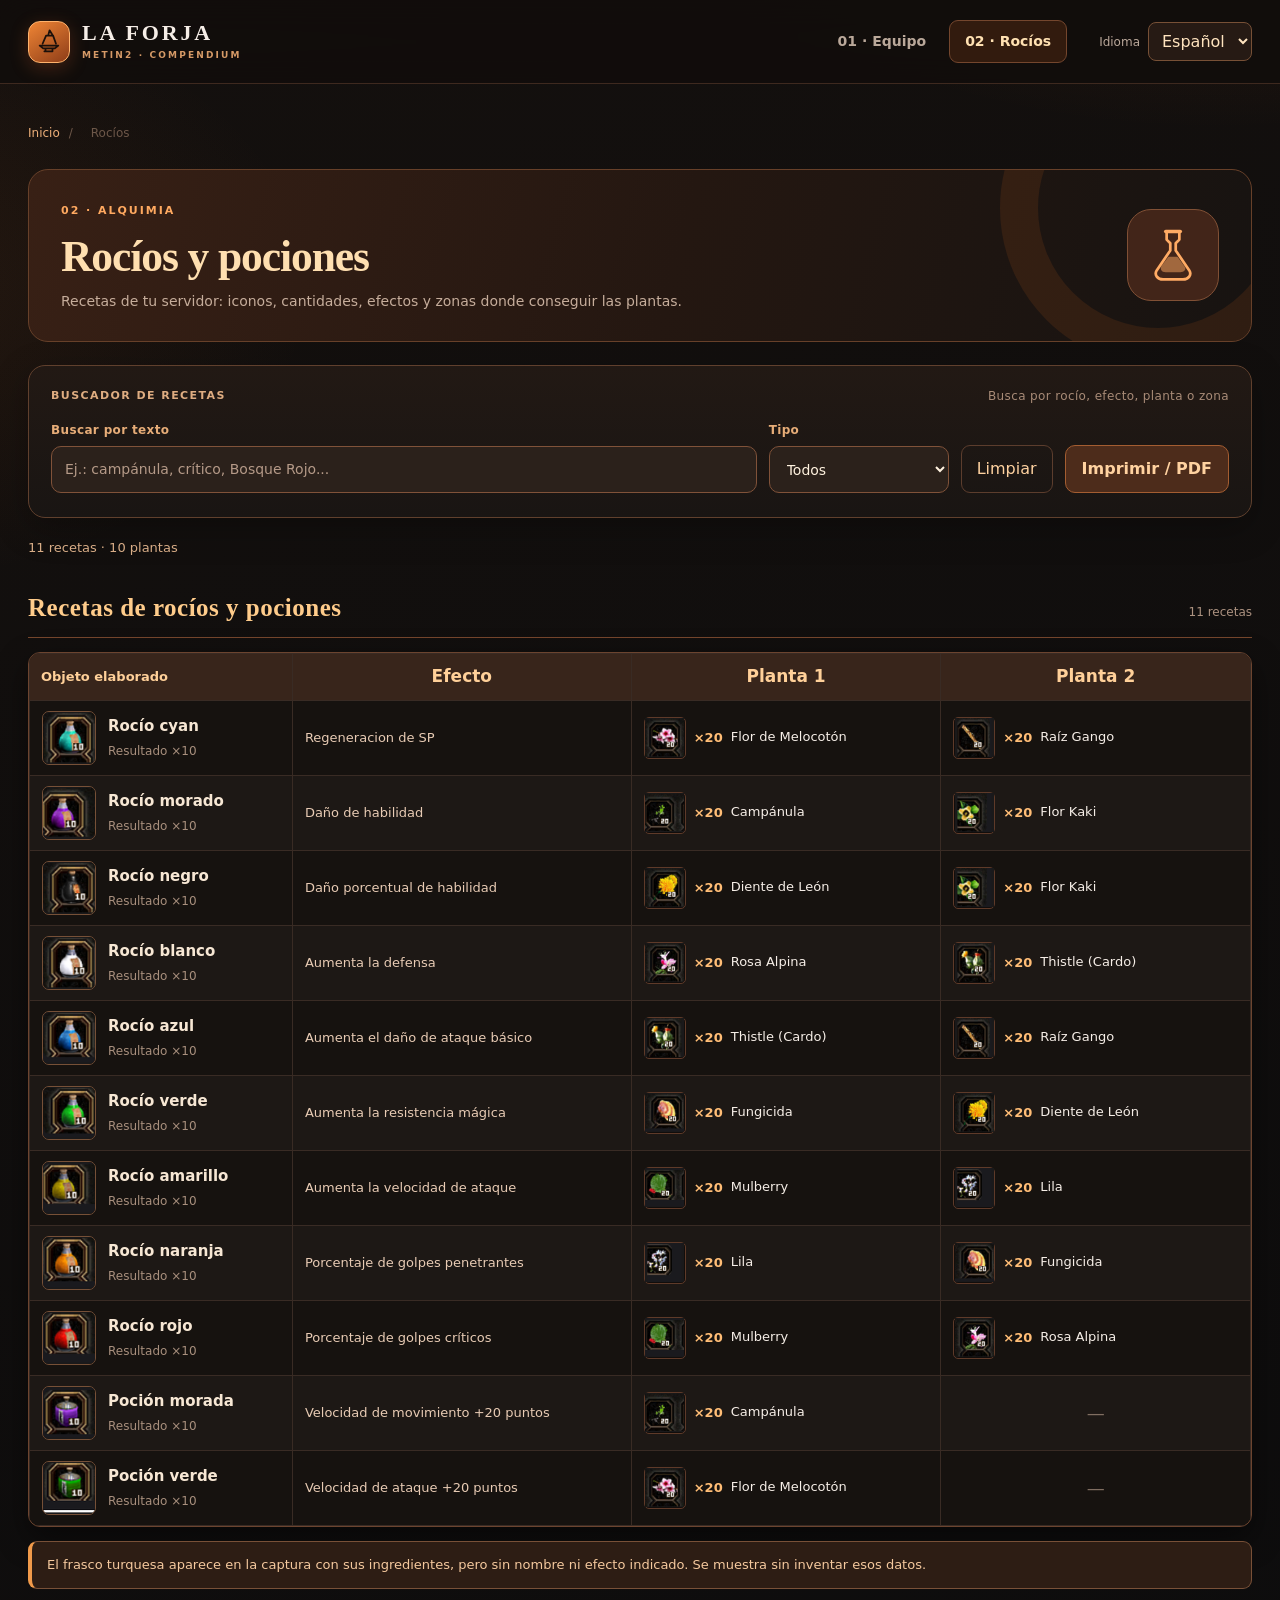
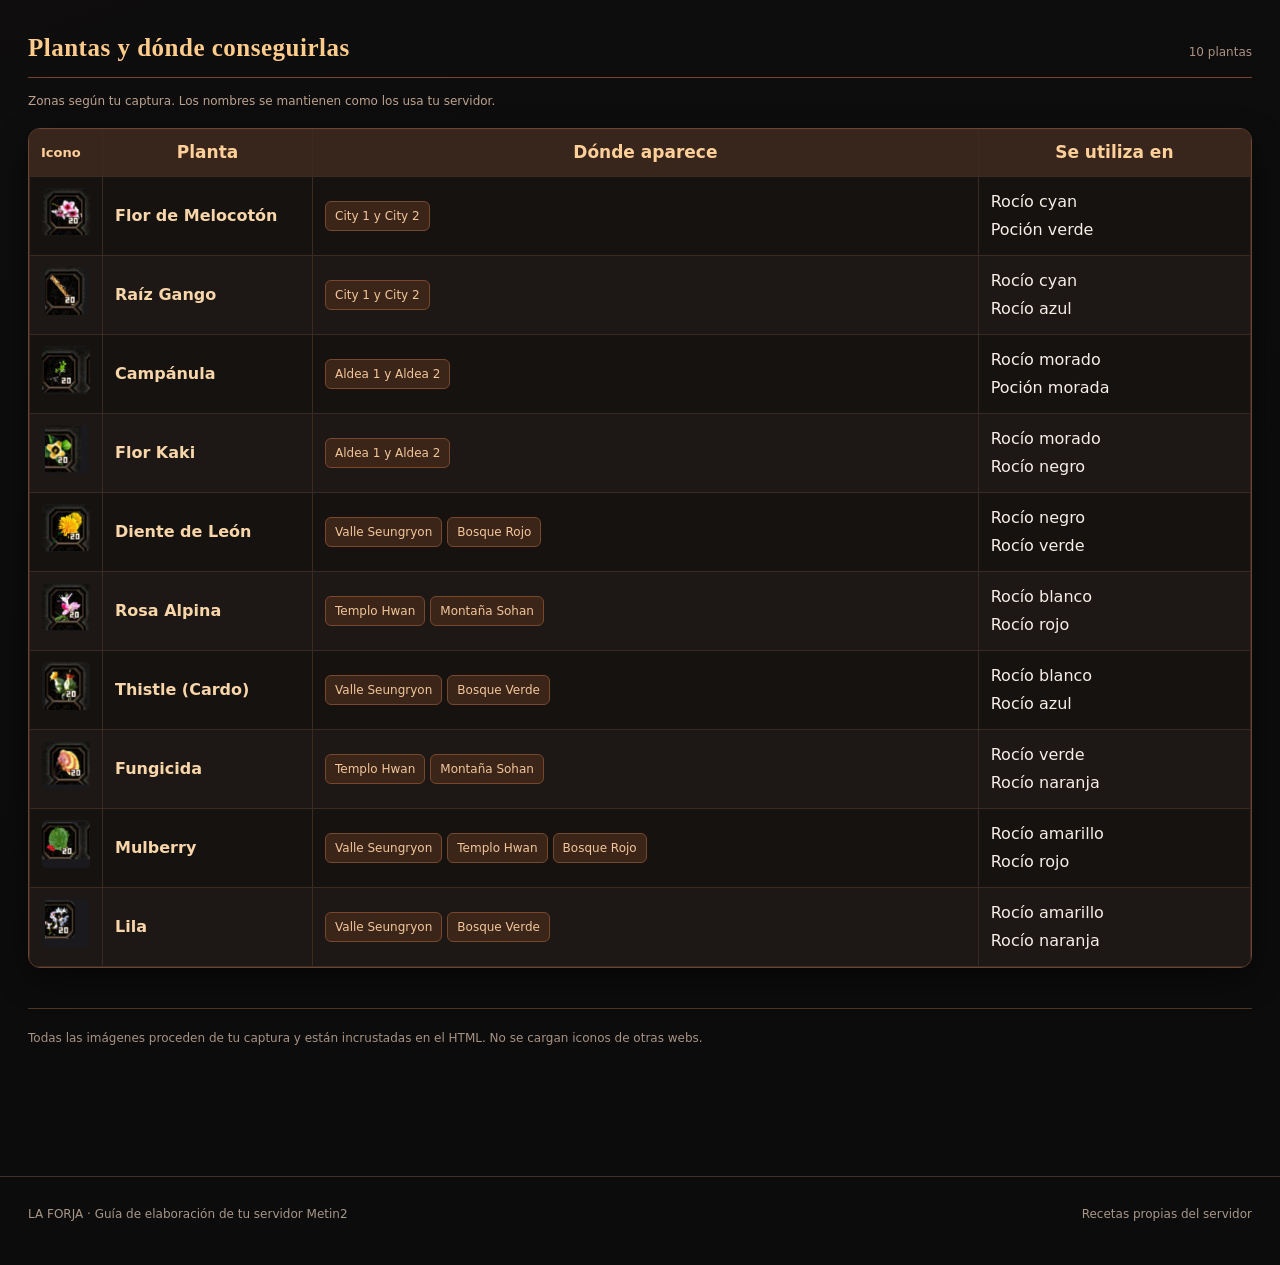
<file: rocios.html>
<!DOCTYPE html>
<html lang="es">
<head>
<meta charset="UTF-8">
<meta name="viewport" content="width=device-width,initial-scale=1">
<meta name="theme-color" content="#20140f">
<meta name="description" content="La Forja: tabla de rocíos, pociones, recetas y plantas del servidor Metin2.">
<title>La Forja · Rocíos y pociones</title>
<style>:root {
  color-scheme: dark;
  --bg: #0e0c0b;
  --bg-2: #15100e;
  --surface: #1c1613;
  --surface-2: #251b16;
  --surface-3: #322016;
  --copper: #d77a35;
  --orange: #ff983d;
  --orange-hot: #ff7625;
  --sand: #ffd69d;
  --ink: #f6eee7;
  --muted: #baa89a;
  --muted-2: #8f7e71;
  --line: #584032;
  --line-soft: #392b24;
  --focus: #ffb76c;
}
*{box-sizing:border-box}
html{scroll-behavior:smooth}
body{
  margin:0;
  min-height:100vh;
  font-family:system-ui,-apple-system,BlinkMacSystemFont,"Segoe UI",Arial,sans-serif;
  color:var(--ink);
  line-height:1.5;
  background:
    radial-gradient(ellipse 850px 500px at 95% -220px,rgba(249,102,24,.15),transparent 70%),
    radial-gradient(ellipse 650px 420px at -12% 10%,rgba(207,99,27,.10),transparent 72%),
    linear-gradient(160deg,#14100e 0%,#0c0c0d 76%);
}
button,input,select{font:inherit}
a{color:inherit;text-decoration:none}
a:focus-visible,button:focus-visible,input:focus-visible,select:focus-visible{outline:3px solid var(--focus);outline-offset:3px}
.shell{max-width:1340px;padding:0 28px;margin:0 auto}
.site-header{position:sticky;top:0;z-index:20;background:rgba(17,13,12,.94);border-bottom:1px solid #3e291f;backdrop-filter:blur(16px)}
.header-inner{min-height:83px;display:flex;align-items:center;gap:28px}
.brand{display:flex;align-items:center;gap:12px;flex:none}
.brand-mark{width:42px;height:42px;border-radius:12px;display:grid;place-items:center;background:linear-gradient(145deg,#ef8535,#8e3d18);color:#1b100b;box-shadow:0 5px 18px #d8682940;border:1px solid #ffb26c}
.brand-mark svg{height:28px;width:28px}
.brand-name{font-family:Georgia,"Times New Roman",serif;display:block;font-size:22px;font-weight:800;letter-spacing:.13em;line-height:1.08}
.brand-caption{display:block;font-size:9px;letter-spacing:.24em;text-transform:uppercase;color:#d69a67;font-weight:700;margin-top:4px}
.main-nav{display:flex;align-items:center;gap:7px;margin-left:auto}
.main-nav a{border:1px solid transparent;padding:10px 15px;border-radius:9px;color:var(--muted);font-size:14px;font-weight:650;transition:.18s ease}
.main-nav a:hover{color:#fff1de;background:#302018}
.main-nav a[aria-current="page"]{color:#ffe1b2;border-color:#74462d;background:rgba(230,116,35,.15)}
.nav-soon{font-size:12px;color:#847367;margin-left:7px;border-left:1px solid #514033;padding-left:15px;white-space:nowrap}
.top-lang{display:flex;align-items:center;gap:8px;margin-left:4px}
.top-lang label{font-size:12px;color:var(--muted)}
.top-lang select{min-width:104px;padding:8px 9px;border:1px solid #775036;border-radius:8px;color:#ffe4bf;background:#261a14;cursor:pointer}
.kicker{color:#ffa960;letter-spacing:.18em;text-transform:uppercase;font-size:11px;font-weight:800}
.gradient-text{background:linear-gradient(105deg,#ffe1a6 0%,#ffa44e 50%,#ef7530 100%);background-clip:text;-webkit-background-clip:text;color:transparent}
.button-primary{min-height:49px;display:inline-flex;align-items:center;justify-content:center;gap:10px;padding:12px 20px;background:linear-gradient(110deg,#ff9b42,#eb6922);color:#24150c;border:1px solid #ffb46f;border-radius:11px;font-weight:800;box-shadow:0 8px 22px rgba(230,99,33,.20);cursor:pointer;transition:transform .2s,filter .2s}
.button-primary:hover{transform:translateY(-2px);filter:brightness(1.07)}
.button-secondary{min-height:49px;display:inline-flex;align-items:center;justify-content:center;gap:9px;padding:11px 18px;border:1px solid #74462d;color:#f6d3ad;background:#291c15;border-radius:11px;font-weight:750;cursor:pointer}
.button-secondary:hover{background:#3b271a}
.site-footer{border-top:1px solid #423126;margin-top:68px;padding:28px 0 42px;color:#a89687;font-size:12px}
.site-footer .footer-content{display:flex;justify-content:space-between;gap:20px;flex-wrap:wrap}
.site-footer a{color:#edaf75;text-decoration:underline;text-underline-offset:3px}

/* Portada */
.home-hero{display:grid;grid-template-columns:minmax(0,1.1fr) minmax(360px,.9fr);gap:58px;align-items:center;padding-top:80px;padding-bottom:76px}
.home-hero h1{font-family:Georgia,"Times New Roman",serif;font-size:clamp(42px,5.4vw,76px);letter-spacing:-.035em;line-height:1.08;margin:18px 0 23px;font-weight:800;max-width:830px}
.home-hero p.lead{color:#c5b3a7;max-width:560px;margin:0 0 28px;font-size:17px;line-height:1.7}
.hero-actions{display:flex;gap:12px;flex-wrap:wrap}
.quick-search{margin-top:31px;max-width:575px}
.quick-search label{display:block;color:#dfb18a;font-size:12px;font-weight:800;letter-spacing:.06em;margin-bottom:9px}
.quick-search .search-combo{display:flex;gap:8px;background:#1a1310;border:1px solid #654329;border-radius:13px;padding:7px;box-shadow:0 6px 24px #0004}
.quick-search input{min-width:0;flex:1;background:transparent;color:#fce8d6;border:0;padding:10px 13px;font-size:15px;outline:none}
.quick-search input::placeholder{color:#917e71}
.quick-search .button-primary{min-height:44px;padding:9px 18px;white-space:nowrap}
.hero-visual{position:relative;min-height:505px;background:
  radial-gradient(circle at 55% 42%,rgba(233,111,28,.17) 0%,transparent 42%),
  linear-gradient(155deg,rgba(60,37,25,.74),rgba(25,19,18,.9));
  border:1px solid #68432b;border-radius:27px;overflow:hidden;box-shadow:0 18px 68px #0009}
.hero-visual:before{content:"";position:absolute;inset:13px;border:1px solid #80512d55;border-radius:19px;pointer-events:none}
.hero-visual:after{content:"";position:absolute;inset:auto 0 0;height:210px;background:linear-gradient(transparent,rgba(15,11,10,.94));pointer-events:none}
.ember{position:absolute;background:#ffab5c;border-radius:50%;box-shadow:0 0 16px #ff6b26;opacity:.55}
.ember.e1{height:5px;width:5px;left:24%;top:29%}.ember.e2{height:3px;width:3px;left:77%;top:18%}.ember.e3{height:4px;width:4px;left:80%;top:61%}.ember.e4{height:2px;width:2px;left:31%;top:70%}
.forge-art{display:flex;align-items:center;justify-content:center;position:absolute;inset:23px 10px 125px}
.forge-art svg{height:100%;width:100%;max-width:420px;filter:drop-shadow(0 10px 24px #e16c2544)}
.hero-visual-caption{position:absolute;z-index:2;left:32px;right:32px;bottom:30px}
.hero-visual-caption .mini{font-size:11px;color:#efa861;text-transform:uppercase;letter-spacing:.18em;font-weight:800}
.hero-visual-caption strong{display:block;font-family:Georgia,"Times New Roman",serif;font-size:23px;letter-spacing:.02em;margin-top:8px}
.visual-stats{display:grid;grid-template-columns:repeat(3,1fr);border-top:1px solid #6e472f;margin-top:21px;padding-top:17px}
.visual-stats div{padding:0 11px;border-left:1px solid #6e472f}.visual-stats div:first-child{padding-left:0;border-left:0}
.visual-stats b{display:block;font-family:Georgia,"Times New Roman",serif;font-size:28px;color:#ffd59a;line-height:1}
.visual-stats span{font-size:10px;text-transform:uppercase;letter-spacing:.07em;color:#bba391}
.section-heading{display:flex;align-items:flex-end;justify-content:space-between;gap:16px;margin-bottom:24px}
.section-heading h2{font-family:Georgia,"Times New Roman",serif;font-size:clamp(29px,3vw,40px);margin:7px 0 3px;letter-spacing:-.02em}
.section-heading p{color:#ae9c90;font-size:14px;margin:0}
.section-heading .eyebrow{color:#ff9e52;text-transform:uppercase;letter-spacing:.14em;font-size:11px;font-weight:800}
.category-grid{display:grid;grid-template-columns:repeat(4,minmax(0,1fr));gap:15px}
.category-card{display:flex;flex-direction:column;min-height:188px;position:relative;border:1px solid #4c3428;background:linear-gradient(155deg,#261a15 0%,#181311 75%);border-radius:17px;padding:22px 22px 18px;transition:transform .2s,border-color .2s,box-shadow .2s}
.category-card:hover{transform:translateY(-4px);border-color:#c4793e;box-shadow:0 16px 37px #0007,0 0 0 1px #a85e2b35}
.category-card .card-top{display:flex;align-items:start;justify-content:space-between;gap:10px}
.category-card .category-index{width:46px;height:46px;border-radius:12px;display:grid;place-items:center;color:#ffb06d;background:#40251a;border:1px solid #6d3d26;font-size:16px;font-family:Georgia,"Times New Roman",serif;font-weight:700}
.category-card .arrow{font-size:23px;color:#d08a52;transition:transform .2s}
.category-card:hover .arrow{transform:translate(3px,-3px)}
.category-card h3{font-size:19px;margin:26px 0 2px;color:#f4e6d7}
.category-card .card-meta{font-size:12px;color:#b59b86;margin-top:auto}
.coming-strip{margin-top:33px;padding:19px 21px;border:1px dashed #60422f;border-radius:14px;color:#a99889;background:#1b14113d;font-size:14px}
.coming-strip strong{color:#f0b17a}

/* Crafteo */
.craft-main{padding-top:40px;padding-bottom:40px}
.breadcrumb{font-size:12px;color:#ad9989;margin-bottom:27px}
.breadcrumb a{color:#edaf79}.breadcrumb span{margin:0 9px;color:#6d5749}
.craft-hero{display:flex;align-items:center;justify-content:space-between;gap:30px;position:relative;padding:27px 32px 29px;margin-bottom:25px;border:1px solid #674029;border-radius:20px;background:linear-gradient(105deg,#382015 0%,#241711 53%,#171311 100%);overflow:hidden}
.craft-hero:after{content:"";height:240px;width:240px;position:absolute;right:-65px;top:-120px;border:38px solid rgba(250,117,36,.10);border-radius:50%;pointer-events:none}
.craft-hero h1{font-family:Georgia,"Times New Roman",serif;color:#ffdfb0;font-size:clamp(30px,3.4vw,52px);line-height:1.15;letter-spacing:-.025em;margin:10px 0}
.craft-hero .description{color:#c6ad9b;font-size:14px;margin:0;max-width:680px}
.craft-icon{flex:none;width:92px;height:92px;border-radius:24px;background:#422519;border:1px solid #805035;display:grid;place-items:center;color:#ffab64}
.craft-icon svg{width:58px;height:58px}
.filter-panel{border:1px solid #60402d;border-radius:17px;background:linear-gradient(180deg,#221914,#191513);padding:21px 22px 24px;box-shadow:0 10px 35px #0004}
.filter-head{display:flex;align-items:center;justify-content:space-between;gap:12px;color:#dfad81;font-size:11px;font-weight:800;letter-spacing:.13em;text-transform:uppercase}
.filter-head .mini{font-size:12px;color:#a88b77;letter-spacing:.03em;text-transform:none;font-weight:500}
.toolbar{display:flex;align-items:flex-end;gap:12px;flex-wrap:wrap;margin:16px 0 0}
.field{display:flex;flex-direction:column;gap:7px;min-width:176px}
.field label{font-size:12px;color:#e7ad78;font-weight:700;letter-spacing:.03em}
.field select,.field input[type="search"]{appearance:auto;border:1px solid #805239;background:#2b211b;color:#fff2df;border-radius:10px;padding:11px 13px;font-size:14px;min-height:47px;width:100%;outline:none}
.field select{cursor:pointer;min-width:180px}
.field input[type="search"]::placeholder{color:#b59a88}
.search-field{flex:1 1 290px}
.spacer{flex:1}
.print-btn{min-height:47px;padding:11px 16px;border-radius:10px;border:1px solid #a45d31;background:#4d2c1b;color:#ffd2a0;cursor:pointer;font-weight:750;white-space:nowrap}
.print-btn:hover{background:#64351e}
.stats{font-size:13px;color:#bea18d;margin:22px 0 5px;display:flex;align-items:center;gap:10px}
.stats:before{content:"";height:7px;width:7px;border-radius:50%;background:#f7923e;box-shadow:0 0 13px #f37d2b}
.category{margin:31px 0 40px;scroll-margin-top:100px}
.category-head{display:flex;justify-content:space-between;gap:14px;align-items:baseline;border-bottom:1px solid #76462c;margin-bottom:14px;padding:0 0 11px}
.category-title{margin:0;color:#ffcc8b;font-size:25px;font-family:Georgia,"Times New Roman",serif;letter-spacing:.02em}
.count{font-size:12px;color:#ac9280}
.table-scroller{overflow-x:auto;border:1px solid #6c442f;border-radius:12px;background:#16120f;box-shadow:0 12px 32px #0007}
table{border-collapse:collapse;width:100%;min-width:1070px;table-layout:fixed}
col.level-col{width:155px}
th,td{border:1px solid var(--line-soft);padding:10px 11px}
thead th{color:#ffd099;font-weight:800;font-size:17px;background:#38251b;text-align:center}
thead th:first-child{font-size:13px;text-align:left}
tbody th{background:#281c16;color:#ffdbaf;text-align:left;font-size:15px}
tbody tr:nth-child(even) td{background:#1d1815}
tbody tr:hover td{background:#39251a}
td{vertical-align:middle;height:61px}
.level{font-size:15px;white-space:nowrap}
.bonus{display:block;color:#ae9786;font-size:11px;font-weight:400;margin-top:2px}
.mat{display:flex;align-items:center;gap:8px;text-align:left;margin:4px 0;min-height:34px}
.mat.matched{border-left:3px solid #ffa350;background:rgba(247,126,37,.14);border-radius:5px;padding:4px 6px;margin-left:-7px}
.mat.matched .item-name{color:#ffe4b9;font-weight:800}
.icon-link{flex:none;width:35px;height:35px;display:grid;place-items:center;border-radius:5px;background:#110d0b;border:1px solid #513627}
.icon-link img{width:30px;height:30px;object-fit:contain}
.icon-fallback{display:flex;justify-content:center;align-items:center;background:#482a18;color:#ffb672;font-weight:800;font-size:17px;width:30px;height:30px}
.qty{flex:none;color:#ffbd76;font-weight:800;font-size:13px;white-space:nowrap}
.item-name{font-size:13px;line-height:1.3;overflow-wrap:anywhere}
.empty{text-align:center;font-size:18px;color:#806e61}
.no-results{padding:30px;border:1px dashed #855236;border-radius:12px;background:#211711;text-align:center;color:#edc6a4;font-size:15px}
.info-footer{padding:19px 0;margin-top:33px;color:#a89282;font-size:12px;line-height:1.75;border-top:1px solid #503527}
.info-footer a{color:#f0a76b;text-decoration:underline;text-underline-offset:3px}
#failures{color:#e9a66f}
@media(max-width:1080px){.home-hero{gap:25px;grid-template-columns:minmax(0,1fr) minmax(300px,.85fr)}.category-grid{grid-template-columns:repeat(2,minmax(0,1fr))}.nav-soon{display:none}}
@media(max-width:750px){.shell{padding-left:16px;padding-right:16px}.site-header .header-inner{gap:8px;flex-wrap:wrap;min-height:72px;padding-top:10px;padding-bottom:10px}.brand-name{font-size:18px}.brand-caption{font-size:8px}.brand-mark{width:37px;height:37px}.main-nav{gap:1px;margin-left:auto}.main-nav a{padding:8px 9px;font-size:12px}.top-lang{margin-left:0}.top-lang label{display:none}.top-lang select{min-width:80px;padding:7px 4px;font-size:12px}.home-hero{display:flex;flex-direction:column;align-items:stretch;padding-top:48px;padding-bottom:45px;gap:32px}.home-hero h1{font-size:clamp(38px,9.5vw,58px)}.hero-visual{min-height:380px}.forge-art{inset:15px 10px 124px}.category-grid{grid-template-columns:repeat(2,minmax(0,1fr));gap:10px}.category-card{padding:15px;min-height:165px}.category-card h3{font-size:17px}.category-card .category-index{height:38px;width:38px}.craft-main{padding-top:21px}.craft-hero{padding:24px 21px}.craft-icon{display:none}.filter-panel{padding:18px 16px}.toolbar{gap:12px}.field{flex:1 1 140px;min-width:0}.field select,.field input[type="search"]{min-width:0}.search-field{flex:1 1 100%}.spacer{display:none}.print-btn{width:100%}.category-title{font-size:21px}table{min-width:1110px}}
@media(max-width:460px){.brand-caption{display:none}.main-nav a{padding:8px 7px}.quick-search .search-combo{flex-direction:column}.quick-search .button-primary{width:100%}.hero-visual{min-height:355px}.category-grid{grid-template-columns:1fr}.category-card{min-height:130px}.category-card h3{margin-top:12px}.visual-stats b{font-size:23px}.hero-visual-caption{left:22px;right:22px;bottom:22px}}
@media print{@page{size:A3 landscape;margin:8mm}body{background:#17120f;-webkit-print-color-adjust:exact;print-color-adjust:exact}.site-header,.filter-panel,.breadcrumb,.site-footer,.info-footer,.stats{display:none}.shell{padding:0;max-width:none}.craft-main{padding:0}.craft-hero{margin:0 0 8px;padding:8px 12px;border:0}.craft-hero h1{font-size:28px}.craft-hero .description{font-size:10px}.craft-icon{display:none}.category{break-before:page;margin:0 0 7px}.category:first-child{break-before:auto}.table-scroller{border:0;box-shadow:none;overflow:visible}table{min-width:0}th,td{padding:4px 6px}.mat{gap:4px;min-height:25px;margin:1px 0}.icon-link{width:25px;height:25px}.icon-link img{width:23px;height:23px}.item-name{font-size:10px}tbody td{height:38px}.category-title{font-size:18px}}
@media(max-width:460px){
  .site-header .header-inner{flex-wrap:nowrap;gap:5px}
  .brand{gap:6px}
  .brand-mark{width:31px;height:31px;border-radius:8px}
  .brand-mark svg{width:23px;height:23px}
  .brand-name{font-size:15px;letter-spacing:.07em}
  .main-nav a{font-size:11px;padding:7px 6px}
  .top-lang select{min-width:72px;width:72px;font-size:11px;padding:6px 3px}
  .forge-art{inset:-6px 10px 145px;transform:scale(.80);transform-origin:center top}
}

/* Portada con una sola sección principal: Equipo */
.category-grid:has(.category-card--equipment){grid-template-columns:minmax(230px,420px);}
.category-card--equipment{min-height:190px;}
@media(max-width:460px){.category-grid:has(.category-card--equipment){grid-template-columns:minmax(0,1fr);}}


/* Tabla de recetas: extensión del diseño crafting */
.potion-page .craft-hero{margin-bottom:23px}
.potion-page .filter-panel{margin-bottom:20px}
.potion-page .recipe-table{min-width:1050px;table-layout:fixed}
.potion-page .recipe-table col.col-potion{width:225px}
.potion-page .recipe-table col.col-effect{width:290px}
.potion-page .recipe-table col.col-ingredient{width:265px}
.potion-page .recipe-table th,.potion-page .herb-table th{background:#38251b;color:#ffd099}
.potion-page tbody td{padding:10px 12px}
.potion-page .recipe-table tbody tr:hover td{background:#39251a}
.potion-page .recipe-table .potion-cell{display:flex;align-items:center;gap:12px}
.potion-page .potion-cell .potion-label{display:flex;flex-direction:column;gap:4px}
.potion-page .potion-cell strong{font-size:15px;color:#f7e7d4}
.potion-page .muted{color:#a88f7d;font-size:12px}
.potion-page .photo-icon{width:54px;height:54px;object-fit:contain;image-rendering:auto;flex:none;border-radius:7px;border:1px solid #765037;background:#171311}
.potion-page .herb-table{min-width:740px;table-layout:auto}
.potion-page .herb-table th:nth-child(1){width:64px}
.potion-page .herb-table th:nth-child(2){width:210px}
.potion-page .herb-table td{padding:9px 12px}
.potion-page .herb-table .herb-icon{width:48px;height:48px;object-fit:contain;border-radius:5px}
.potion-page .herb-name{font-weight:750;color:#f8d6a9}
.potion-page .materials-cell .mat{margin:2px 0;min-height:44px}
.potion-page .materials-cell .icon-link{width:42px;height:42px;border-color:#5e3a29}
.potion-page .materials-cell .icon-link img{width:39px;height:39px;object-fit:cover}
.potion-page .ingredient-link{color:inherit;text-decoration:none}
.potion-page .ingredient-link:hover,.potion-page .ingredient-link:focus-visible{color:#ffbb77;text-decoration:underline}
.potion-page .location-tag{display:inline-block;padding:5px 9px;margin:2px 5px 2px 0;background:#3b2519;border:1px solid #79472b;border-radius:6px;color:#f2c69a;font-size:12px}
.potion-page .small-explain{font-size:12px;line-height:1.6;color:#bca28e;margin:8px 0 17px}
.potion-page .reference-note{border:1px solid #785037;border-left:4px solid #f19a4a;padding:13px 15px;background:#2d1d14;color:#f5c99e;border-radius:9px;font-size:13px;line-height:1.55;margin-top:14px}
.potion-page .category:first-of-type{margin-top:16px}
.potion-page .tag{display:inline-block;background:#412719;border:1px solid #804b2a;color:#ffba77;border-radius:30px;padding:5px 10px;font-size:11px;font-weight:750;letter-spacing:.025em}
.potion-page .matched-herb{border-left:3px solid #ff9c51;background:rgba(255,147,65,.10)!important}
.potion-page .live-summary{font-size:13px;color:#d8ad87;margin:17px 0 2px}
.potion-page .ghost-button{background:transparent;border:1px solid #5c3d2d;color:#ffd2a0;border-radius:9px;padding:11px 15px;cursor:pointer;min-height:47px}
.potion-page .ghost-button:hover{background:#4b3021}
.potion-page .recipe-table tbody th{vertical-align:middle}
.potion-page td.effect-text{color:#e8cbb4;font-size:13px;line-height:1.5}
.potion-page a:focus-visible,.potion-page button:focus-visible,.potion-page select:focus-visible,.potion-page input:focus-visible{outline:2px solid #ffb26e;outline-offset:2px}
@media(max-width:760px){.potion-page .craft-hero{padding:22px 19px}.potion-page .recipe-table{min-width:950px}.potion-page .recipe-table col.col-potion{width:210px}.potion-page .recipe-table col.col-effect{width:250px}.potion-page .recipe-table col.col-ingredient{width:245px}.potion-page .top-lang label{display:none}}
@media print{.potion-page .recipe-table{min-width:0}.potion-page .herb-table{min-width:0}.potion-page .recipe-table col.col-potion{width:185px}.potion-page .recipe-table col.col-effect{width:190px}.potion-page .recipe-table col.col-ingredient{width:auto}.potion-page .photo-icon{width:35px;height:35px}.potion-page .category{break-before:auto}.potion-page .category+.category{break-before:page}.potion-page .reference-note{font-size:11px}}
</style>
</head>
<body class="potion-page">
<header class="site-header">
  <div class="shell header-inner">
    <a class="brand" id="brandHome" href="index.html" aria-label="La Forja, inicio">
      <span class="brand-mark" aria-hidden="true"><svg viewBox="0 0 48 48" fill="none" stroke="currentColor" stroke-width="3" stroke-linecap="round" stroke-linejoin="round"><path d="M8 30h32l-6 5H14l-6-5ZM18 35v5m12-5v5H16"/><path d="M13 27l6-14h12l5 14"/><path d="m23 11 2-7 5 8"/></svg></span>
      <span><span class="brand-name">LA FORJA</span><span class="brand-caption">Metin2 · Compendium</span></span>
    </a>
    <nav class="main-nav" aria-label="Navegación principal">
      <a id="navCraft" href="crafting.html">01 · Equipo</a>
      <a id="navDew" href="rocios.html" aria-current="page">02 · Rocíos</a>
    </nav>
    <div class="top-lang"><label for="lang" id="langLabel">Idioma</label><select id="lang" aria-label="Idioma / Language"><option value="es">Español</option><option value="en">English</option></select></div>
  </div>
</header>
<main class="shell craft-main">
  <div class="breadcrumb"><a id="homeCrumb" href="index.html">Inicio</a><span>/</span><span id="currentCrumb">Rocíos</span></div>
  <section class="craft-hero">
    <div>
      <span class="kicker" id="heroKicker">02 · ALQUIMIA</span>
      <h1 id="heroTitle">Rocíos y pociones</h1>
      <p class="description" id="heroDesc">Recetas de tu servidor: iconos, cantidades, efectos y zonas donde conseguir las plantas.</p>
    </div>
    <div class="craft-icon" aria-hidden="true"><svg viewBox="0 0 64 64" fill="none"><path d="M25 6h14v9l-4 4v8l15 22c3 5-1 10-7 10H21c-6 0-10-5-7-10l15-22v-8l-4-4V6Z" stroke="currentColor" stroke-width="3" stroke-linejoin="round"/><path d="m20 43 7-9h10l8 11c2 3-1 6-5 6H24c-5 0-7-4-4-8Z" fill="currentColor" opacity=".5"/><path d="M24 6h16" stroke="currentColor" stroke-width="4" stroke-linecap="round"/></svg></div>
  </section>
  <section class="filter-panel" aria-labelledby="filterTitle">
    <div class="filter-head"><span id="filterTitle">BUSCADOR DE RECETAS</span><span class="mini" id="filterNote">Busca por rocío, efecto, planta o zona</span></div>
    <div class="toolbar">
      <div class="field search-field"><label for="search" id="searchLabel">Buscar por texto</label><input type="search" id="search" placeholder="Ej.: campánula, crítico, Bosque Rojo..." autocomplete="off" /></div>
      <div class="field"><label for="type" id="typeLabel">Tipo</label><select id="type"><option value="all">Todos</option><option value="dew">Rocíos</option><option value="potion">Pociones</option></select></div>
      <button class="ghost-button" id="clear" type="button">Limpiar</button>
      <button class="print-btn" id="print" type="button">Imprimir / PDF</button>
    </div>
  </section>
  <p class="live-summary" id="counts" aria-live="polite"></p>
  <section class="category" id="recipesSection" aria-labelledby="recipesTitle">
    <div class="category-head"><h2 class="category-title" id="recipesTitle">Recetas de rocíos y pociones</h2><span class="count" id="recipeCount"></span></div>
    <div class="table-scroller"><table class="recipe-table"><colgroup><col class="col-potion"><col class="col-effect"><col class="col-ingredient"><col class="col-ingredient"></colgroup><thead><tr><th id="colItem">Objeto elaborado</th><th id="colEffect">Efecto</th><th id="colIng1">Planta 1</th><th id="colIng2">Planta 2</th></tr></thead><tbody id="recipeBody"></tbody></table></div>
    <div class="reference-note" id="unidentifiedNote">El frasco turquesa aparece en la captura con sus ingredientes, pero sin nombre ni efecto indicado. Se muestra sin inventar esos datos.</div>
  </section>
  <section class="category" id="herbsSection" aria-labelledby="herbsTitle">
    <div class="category-head"><h2 class="category-title" id="herbsTitle">Plantas y dónde conseguirlas</h2><span class="count" id="herbCount"></span></div>
    <p class="small-explain" id="zoneNote">Zonas según tu captura. Los nombres se mantienen como los usa tu servidor.</p>
    <div class="table-scroller"><table class="herb-table"><thead><tr><th id="herbIconHead">Icono</th><th id="herbNameHead">Planta</th><th id="herbPlaceHead">Dónde aparece</th><th id="herbUseHead">Se utiliza en</th></tr></thead><tbody id="herbBody"></tbody></table></div>
  </section>
  <div class="info-footer" id="bottomNote">Todas las imágenes proceden de la captura proporcionada y están incrustadas en este HTML. No se cargan imágenes de otras webs.</div>
</main>
<footer class="site-footer"><div class="shell footer-content"><span id="footerText">LA FORJA · Guía de elaboración de tu servidor Metin2</span><span id="footerSub">Recetas propias del servidor</span></div></footer>
<script>
'use strict';
const DATA = {"herbs":{"flor_melocoton":{"es":"Flor de Melocotón","en":"Peach Blossom","location_es":"City 1 y City 2","location_en":"City 1 and City 2","id":"flor_melocoton","icon":"[data-uri]"},"raiz_gango":{"es":"Raíz Gango","en":"Gango Root","location_es":"City 1 y City 2","location_en":"City 1 and City 2","id":"raiz_gango","icon":"[data-uri]"},"campanula":{"es":"Campánula","en":"Bellflower","location_es":"Aldea 1 y Aldea 2","location_en":"Village 1 and Village 2","id":"campanula","icon":"[data-uri]"},"flor_kaki":{"es":"Flor Kaki","en":"Persimmon Flower","location_es":"Aldea 1 y Aldea 2","location_en":"Village 1 and Village 2","id":"flor_kaki","icon":"[data-uri]"},"diente_leon":{"es":"Diente de León","en":"Dandelion","location_es":"Valle Seungryon; Bosque Rojo","location_en":"Seungryon Valley; Red Forest","id":"diente_leon","icon":"[data-uri]"},"rosa_alpina":{"es":"Rosa Alpina","en":"Alpine Rose","location_es":"Templo Hwan; Montaña Sohan","location_en":"Hwan Temple; Mount Sohan","id":"rosa_alpina","icon":"[data-uri]"},"cardo":{"es":"Thistle (Cardo)","en":"Thistle","location_es":"Valle Seungryon; Bosque Verde","location_en":"Seungryon Valley; Green Forest","id":"cardo","icon":"[data-uri]"},"fungicida":{"es":"Fungicida","en":"Fungicide","location_es":"Templo Hwan; Montaña Sohan","location_en":"Hwan Temple; Mount Sohan","id":"fungicida","icon":"[data-uri]"},"mulberry":{"es":"Mulberry","en":"Mulberry","location_es":"Valle Seungryon; Templo Hwan; Bosque Rojo","location_en":"Seungryon Valley; Hwan Temple; Red Forest","id":"mulberry","icon":"[data-uri]"},"lila":{"es":"Lila","en":"Lilac","location_es":"Valle Seungryon; Bosque Verde","location_en":"Seungryon Valley; Green Forest","id":"lila","icon":"[data-uri]"}},"recipes":[{"id":"turquesa","es":"Rocío cyan","en":"Cyan Dew","effect_es":"Regeneracion de SP","effect_en":"SP Regeneration","kind":"unknown","ingredients":["flor_melocoton","raiz_gango"],"icon":"[data-uri]","yield":10},{"id":"morado","es":"Rocío morado","en":"Purple Dew","effect_es":"Daño de habilidad","effect_en":"Skill damage","kind":"dew","ingredients":["campanula","flor_kaki"],"icon":"[data-uri]","yield":10},{"id":"negro","es":"Rocío negro","en":"Black Dew","effect_es":"Daño porcentual de habilidad","effect_en":"Percentage skill damage","kind":"dew","ingredients":["diente_leon","flor_kaki"],"icon":"[data-uri]","yield":10},{"id":"blanco","es":"Rocío blanco","en":"White Dew","effect_es":"Aumenta la defensa","effect_en":"Increases defence","kind":"dew","ingredients":["rosa_alpina","cardo"],"icon":"[data-uri]","yield":10},{"id":"azul","es":"Rocío azul","en":"Blue Dew","effect_es":"Aumenta el daño de ataque básico","effect_en":"Increases basic attack damage","kind":"dew","ingredients":["cardo","raiz_gango"],"icon":"[data-uri]","yield":10},{"id":"verde","es":"Rocío verde","en":"Green Dew","effect_es":"Aumenta la resistencia mágica","effect_en":"Increases magic resistance","kind":"dew","ingredients":["fungicida","diente_leon"],"icon":"[data-uri]","yield":10},{"id":"amarillo","es":"Rocío amarillo","en":"Yellow Dew","effect_es":"Aumenta la velocidad de ataque","effect_en":"Increases attack speed","kind":"dew","ingredients":["mulberry","lila"],"icon":"[data-uri]","yield":10},{"id":"naranja","es":"Rocío naranja","en":"Orange Dew","effect_es":"Porcentaje de golpes penetrantes","effect_en":"Chance of piercing hits","kind":"dew","ingredients":["lila","fungicida"],"icon":"[data-uri]","yield":10},{"id":"rojo","es":"Rocío rojo","en":"Red Dew","effect_es":"Porcentaje de golpes críticos","effect_en":"Chance of critical hits","kind":"dew","ingredients":["mulberry","rosa_alpina"],"icon":"[data-uri]","yield":10},{"id":"pocion_morada","es":"Poción morada","en":"Purple Potion","effect_es":"Velocidad de movimiento +20 puntos","effect_en":"Movement speed +20 points","kind":"potion","ingredients":["campanula"],"icon":"[data-uri]","yield":10},{"id":"pocion_verde","es":"Poción verde","en":"Green Potion","effect_es":"Velocidad de ataque +20 puntos","effect_en":"Attack speed +20 points","kind":"potion","ingredients":["flor_melocoton"],"icon":"[data-uri]","yield":10}]};
const $ = id => document.getElementById(id);
const UI={
 es:{equipment:'Equipo',dews:'Rocíos',lang:'Idioma',home:'Inicio',kicker:'02 · ALQUIMIA',title:'Rocíos y pociones',desc:'Recetas de tu servidor: iconos, cantidades, efectos y zonas donde conseguir las plantas.',filter:'BUSCADOR DE RECETAS',note:'Busca por rocío, efecto, planta o zona',search:'Buscar por texto',placeholder:'Ej.: campánula, crítico, Bosque Rojo...',type:'Tipo',all:'Todos',onlyDews:'Rocíos',onlyPotions:'Pociones',clear:'Limpiar',print:'Imprimir / PDF',recipes:'Recetas de rocíos y pociones',item:'Objeto elaborado',effect:'Efecto',plant1:'Planta 1',plant2:'Planta 2',unidentified:'El frasco turquesa aparece en la captura con sus ingredientes, pero sin nombre ni efecto indicado. Se muestra sin inventar esos datos.',herbs:'Plantas y dónde conseguirlas',zoneNote:'Zonas según tu captura. Los nombres se mantienen como los usa tu servidor.',icon:'Icono',plant:'Planta',place:'Dónde aparece',used:'Se utiliza en',result:'recetas',plantResult:'plantas',noResults:'Ninguna receta coincide con los filtros.',noHerbs:'No hay plantas que coincidan con la búsqueda.',siteNote:'Todas las imágenes proceden de tu captura y están incrustadas en el HTML. No se cargan iconos de otras webs.',footer:'LA FORJA · Guía de elaboración de tu servidor Metin2',footerSub:'Recetas propias del servidor',yield:'Resultado',ingredient:'Material'},
 en:{equipment:'Equipment',dews:'Dews',lang:'Language',home:'Home',kicker:'02 · ALCHEMY',title:'Dews and potions',desc:'Your server recipes: icons, quantities, effects and locations where herbs can be found.',filter:'RECIPE SEARCH',note:'Search by dew, effect, herb or location',search:'Search text',placeholder:'E.g. bellflower, critical, Red Forest...',type:'Type',all:'All',onlyDews:'Dews',onlyPotions:'Potions',clear:'Clear',print:'Print / PDF',recipes:'Dew and potion recipes',item:'Crafted item',effect:'Effect',plant1:'Herb 1',plant2:'Herb 2',unidentified:'The turquoise flask appears in your image with ingredients, but no item name or effect is shown. These details are intentionally left unidentified.',herbs:'Herbs and where to find them',zoneNote:'Locations as provided in your screenshot. Server-specific recipes may differ from official Metin2.',icon:'Icon',plant:'Herb',place:'Where to find it',used:'Used in',result:'recipes',plantResult:'herbs',noResults:'No recipes match these filters.',noHerbs:'No herbs match the search.',siteNote:'All icons were cropped from your screenshot and embedded into this HTML. No external image requests are needed.',footer:'THE FORGE · Your Metin2 server crafting guide',footerSub:'Server-specific recipes',yield:'Result',ingredient:'Ingredient'}
};
function norm(s){return String(s||'').normalize('NFD').replace(/[\u0300-\u036f]/g,'').toLowerCase().trim()}
function node(tag,cls,content){const el=document.createElement(tag);if(cls)el.className=cls;if(content!==undefined)el.textContent=content;return el}
function photo(src,alt,cls){const im=document.createElement('img');im.src=src;im.alt=alt;im.className=cls;im.width=54;im.height=54;im.loading='lazy';return im}
function qMatch(r,q){if(!q)return true;const ing=r.ingredients.map(i=>DATA.herbs[i]);const hay=[r.es,r.en,r.effect_es,r.effect_en,...ing.flatMap(h=>[h.es,h.en,h.location_es,h.location_en])];return norm(hay.join(' ')).includes(q)}
function hMatch(h,q){if(!q)return true;const uses=DATA.recipes.filter(r=>r.ingredients.includes(h.id));const hay=[h.es,h.en,h.location_es,h.location_en,...uses.flatMap(r=>[r.es,r.en,r.effect_es,r.effect_en])];return norm(hay.join(' ')).includes(q)}
function locLabels(s){return s.split(';').map(x=>x.trim()).filter(Boolean)}
function translate(){
 const lang=$('lang').value,T=UI[lang];document.documentElement.lang=lang;document.title=lang==='es'?'La Forja · Rocíos y pociones':'The Forge · Dews and potions';
 const ids={langLabel:'lang',homeCrumb:'home',currentCrumb:'dews',heroKicker:'kicker',heroTitle:'title',heroDesc:'desc',filterTitle:'filter',filterNote:'note',searchLabel:'search',typeLabel:'type',clear:'clear',print:'print',recipesTitle:'recipes',colItem:'item',colEffect:'effect',colIng1:'plant1',colIng2:'plant2',unidentifiedNote:'unidentified',herbsTitle:'herbs',zoneNote:'zoneNote',herbIconHead:'icon',herbNameHead:'plant',herbPlaceHead:'place',herbUseHead:'used',bottomNote:'siteNote',footerText:'footer',footerSub:'footerSub'};
 for(const [id,key] of Object.entries(ids))$(id).textContent=T[key];
 $('search').placeholder=T.placeholder;const sel=$('type');sel.options[0].text=T.all;sel.options[1].text=T.onlyDews;sel.options[2].text=T.onlyPotions;
 $('navCraft').textContent='01 · '+T.equipment;$('navDew').textContent='02 · '+T.dews;
 const suffix=lang==='en'?'?lang=en':'';$('brandHome').href=$('homeCrumb').href='index.html'+suffix;$('navCraft').href='crafting.html'+suffix;
}
function render(){
 const lang=$('lang').value,T=UI[lang],q=norm($('search').value),type=$('type').value;
 translate();
 // The unlabelled turquoise item remains visible under 'All' and by text searches, not under a confirmed type.
 const list=DATA.recipes.filter(r=>(type==='all'||r.kind===type)&&qMatch(r,q));
 const body=$('recipeBody');body.replaceChildren();
 for(const r of list){
   const tr=node('tr');
   const tdName=node('td');const wrap=node('div','potion-cell');wrap.append(photo(r.icon,r[lang],'photo-icon'));
   const text=node('div','potion-label');text.append(node('strong','',r[lang]),node('span','muted',T.yield+' ×'+r.yield));wrap.append(text);tdName.append(wrap);tr.append(tdName);
   tr.append(node('td','effect-text',r['effect_'+lang]));
   for(let i=0;i<2;i++){
    const td=node('td','materials-cell');const ingredientId=r.ingredients[i];
    if(!ingredientId){td.classList.add('empty');td.textContent='—'}
    else{const h=DATA.herbs[ingredientId];const mat=node('div','mat');
     const a=node('a','icon-link');a.href='#herb-'+h.id;a.title=h[lang];a.append(photo(h.icon,h[lang],''));
     const label=node('a','ingredient-link item-name',h[lang]);label.href='#herb-'+h.id;
     mat.append(a,node('b','qty','×20'),label);td.append(mat)}
    tr.append(td);
   }
   body.append(tr);
 }
 if(!list.length){const tr=node('tr');const td=node('td','no-results',T.noResults);td.colSpan=4;tr.append(td);body.append(tr)}
 const herbList=Object.values(DATA.herbs).filter(h=>hMatch(h,q));const herbBody=$('herbBody');herbBody.replaceChildren();
 for(const h of herbList){const tr=node('tr');tr.id='herb-'+h.id;if(q && hMatch(h,q))tr.classList.add('matched-herb');
 const iconTD=node('td');iconTD.append(photo(h.icon,h[lang],'herb-icon'));tr.append(iconTD);
 tr.append(node('td','herb-name',h[lang]));const zoneTD=node('td');for(const zone of locLabels(h['location_'+lang]))zoneTD.append(node('span','location-tag',zone));tr.append(zoneTD);
 const used=node('td');const recipeNames=DATA.recipes.filter(r=>r.ingredients.includes(h.id));
 for(const rr of recipeNames){const a=node('a','ingredient-link',rr[lang]);a.href='#recipesSection';const d=node('div');d.style.margin='4px 0';d.append(a);used.append(d)}tr.append(used);herbBody.append(tr)}
 if(!herbList.length){const tr=node('tr');const td=node('td','no-results',T.noHerbs);td.colSpan=4;tr.append(td);herbBody.append(tr)}
 $('recipeCount').textContent=list.length+' '+T.result;$('herbCount').textContent=herbList.length+' '+T.plantResult;
 $('counts').textContent=list.length+' '+T.result+' · '+herbList.length+' '+T.plantResult;
 $('unidentifiedNote').hidden=!(list.some(r=>r.id==='turquesa'));
}
const params=new URLSearchParams(window.location.search);if(params.get('lang')==='en')$('lang').value='en';
if(params.has('buscar'))$('search').value=(params.get('buscar')||'').slice(0,120);
$('lang').addEventListener('change',render);$('search').addEventListener('input',render);$('type').addEventListener('change',render);
$('clear').addEventListener('click',()=>{$('search').value='';$('type').value='all';render();$('search').focus()});
$('print').addEventListener('click',()=>window.print());render();
</script>
</body>
</html>
</file>
<file: estilos.css>
:root {
  color-scheme: dark;
  --bg: #0e0c0b;
  --bg-2: #15100e;
  --surface: #1c1613;
  --surface-2: #251b16;
  --surface-3: #322016;
  --copper: #d77a35;
  --orange: #ff983d;
  --orange-hot: #ff7625;
  --sand: #ffd69d;
  --ink: #f6eee7;
  --muted: #baa89a;
  --muted-2: #8f7e71;
  --line: #584032;
  --line-soft: #392b24;
  --focus: #ffb76c;
}
*{box-sizing:border-box}
html{scroll-behavior:smooth}
body{
  margin:0;
  min-height:100vh;
  font-family:system-ui,-apple-system,BlinkMacSystemFont,"Segoe UI",Arial,sans-serif;
  color:var(--ink);
  line-height:1.5;
  background:
    radial-gradient(ellipse 850px 500px at 95% -220px,rgba(249,102,24,.15),transparent 70%),
    radial-gradient(ellipse 650px 420px at -12% 10%,rgba(207,99,27,.10),transparent 72%),
    linear-gradient(160deg,#14100e 0%,#0c0c0d 76%);
}
button,input,select{font:inherit}
a{color:inherit;text-decoration:none}
a:focus-visible,button:focus-visible,input:focus-visible,select:focus-visible{outline:3px solid var(--focus);outline-offset:3px}
.shell{max-width:1340px;padding:0 28px;margin:0 auto}
.site-header{position:sticky;top:0;z-index:20;background:rgba(17,13,12,.94);border-bottom:1px solid #3e291f;backdrop-filter:blur(16px)}
.header-inner{min-height:83px;display:flex;align-items:center;gap:28px}
.brand{display:flex;align-items:center;gap:12px;flex:none}
.brand-mark{width:42px;height:42px;border-radius:12px;display:grid;place-items:center;background:linear-gradient(145deg,#ef8535,#8e3d18);color:#1b100b;box-shadow:0 5px 18px #d8682940;border:1px solid #ffb26c}
.brand-mark svg{height:28px;width:28px}
.brand-name{font-family:Georgia,"Times New Roman",serif;display:block;font-size:22px;font-weight:800;letter-spacing:.13em;line-height:1.08}
.brand-caption{display:block;font-size:9px;letter-spacing:.24em;text-transform:uppercase;color:#d69a67;font-weight:700;margin-top:4px}
.main-nav{display:flex;align-items:center;gap:7px;margin-left:auto}
.main-nav a{border:1px solid transparent;padding:10px 15px;border-radius:9px;color:var(--muted);font-size:14px;font-weight:650;transition:.18s ease}
.main-nav a:hover{color:#fff1de;background:#302018}
.main-nav a[aria-current="page"]{color:#ffe1b2;border-color:#74462d;background:rgba(230,116,35,.15)}
.nav-soon{font-size:12px;color:#847367;margin-left:7px;border-left:1px solid #514033;padding-left:15px;white-space:nowrap}
.top-lang{display:flex;align-items:center;gap:8px;margin-left:4px}
.top-lang label{font-size:12px;color:var(--muted)}
.top-lang select{min-width:104px;padding:8px 9px;border:1px solid #775036;border-radius:8px;color:#ffe4bf;background:#261a14;cursor:pointer}
.kicker{color:#ffa960;letter-spacing:.18em;text-transform:uppercase;font-size:11px;font-weight:800}
.gradient-text{background:linear-gradient(105deg,#ffe1a6 0%,#ffa44e 50%,#ef7530 100%);background-clip:text;-webkit-background-clip:text;color:transparent}
.button-primary{min-height:49px;display:inline-flex;align-items:center;justify-content:center;gap:10px;padding:12px 20px;background:linear-gradient(110deg,#ff9b42,#eb6922);color:#24150c;border:1px solid #ffb46f;border-radius:11px;font-weight:800;box-shadow:0 8px 22px rgba(230,99,33,.20);cursor:pointer;transition:transform .2s,filter .2s}
.button-primary:hover{transform:translateY(-2px);filter:brightness(1.07)}
.button-secondary{min-height:49px;display:inline-flex;align-items:center;justify-content:center;gap:9px;padding:11px 18px;border:1px solid #74462d;color:#f6d3ad;background:#291c15;border-radius:11px;font-weight:750;cursor:pointer}
.button-secondary:hover{background:#3b271a}
.site-footer{border-top:1px solid #423126;margin-top:68px;padding:28px 0 42px;color:#a89687;font-size:12px}
.site-footer .footer-content{display:flex;justify-content:space-between;gap:20px;flex-wrap:wrap}
.site-footer a{color:#edaf75;text-decoration:underline;text-underline-offset:3px}

/* Portada */
.home-hero{display:grid;grid-template-columns:minmax(0,1.1fr) minmax(360px,.9fr);gap:58px;align-items:center;padding-top:80px;padding-bottom:76px}
.home-hero h1{font-family:Georgia,"Times New Roman",serif;font-size:clamp(42px,5.4vw,76px);letter-spacing:-.035em;line-height:1.08;margin:18px 0 23px;font-weight:800;max-width:830px}
.home-hero p.lead{color:#c5b3a7;max-width:560px;margin:0 0 28px;font-size:17px;line-height:1.7}
.hero-actions{display:flex;gap:12px;flex-wrap:wrap}
.quick-search{margin-top:31px;max-width:575px}
.quick-search label{display:block;color:#dfb18a;font-size:12px;font-weight:800;letter-spacing:.06em;margin-bottom:9px}
.quick-search .search-combo{display:flex;gap:8px;background:#1a1310;border:1px solid #654329;border-radius:13px;padding:7px;box-shadow:0 6px 24px #0004}
.quick-search input{min-width:0;flex:1;background:transparent;color:#fce8d6;border:0;padding:10px 13px;font-size:15px;outline:none}
.quick-search input::placeholder{color:#917e71}
.quick-search .button-primary{min-height:44px;padding:9px 18px;white-space:nowrap}
.hero-visual{position:relative;min-height:505px;background:
  radial-gradient(circle at 55% 42%,rgba(233,111,28,.17) 0%,transparent 42%),
  linear-gradient(155deg,rgba(60,37,25,.74),rgba(25,19,18,.9));
  border:1px solid #68432b;border-radius:27px;overflow:hidden;box-shadow:0 18px 68px #0009}
.hero-visual:before{content:"";position:absolute;inset:13px;border:1px solid #80512d55;border-radius:19px;pointer-events:none}
.hero-visual:after{content:"";position:absolute;inset:auto 0 0;height:210px;background:linear-gradient(transparent,rgba(15,11,10,.94));pointer-events:none}
.ember{position:absolute;background:#ffab5c;border-radius:50%;box-shadow:0 0 16px #ff6b26;opacity:.55}
.ember.e1{height:5px;width:5px;left:24%;top:29%}.ember.e2{height:3px;width:3px;left:77%;top:18%}.ember.e3{height:4px;width:4px;left:80%;top:61%}.ember.e4{height:2px;width:2px;left:31%;top:70%}
.forge-art{display:flex;align-items:center;justify-content:center;position:absolute;inset:23px 10px 125px}
.forge-art svg{height:100%;width:100%;max-width:420px;filter:drop-shadow(0 10px 24px #e16c2544)}
.hero-visual-caption{position:absolute;z-index:2;left:32px;right:32px;bottom:30px}
.hero-visual-caption .mini{font-size:11px;color:#efa861;text-transform:uppercase;letter-spacing:.18em;font-weight:800}
.hero-visual-caption strong{display:block;font-family:Georgia,"Times New Roman",serif;font-size:23px;letter-spacing:.02em;margin-top:8px}
.visual-stats{display:grid;grid-template-columns:repeat(3,1fr);border-top:1px solid #6e472f;margin-top:21px;padding-top:17px}
.visual-stats div{padding:0 11px;border-left:1px solid #6e472f}.visual-stats div:first-child{padding-left:0;border-left:0}
.visual-stats b{display:block;font-family:Georgia,"Times New Roman",serif;font-size:28px;color:#ffd59a;line-height:1}
.visual-stats span{font-size:10px;text-transform:uppercase;letter-spacing:.07em;color:#bba391}
.section-heading{display:flex;align-items:flex-end;justify-content:space-between;gap:16px;margin-bottom:24px}
.section-heading h2{font-family:Georgia,"Times New Roman",serif;font-size:clamp(29px,3vw,40px);margin:7px 0 3px;letter-spacing:-.02em}
.section-heading p{color:#ae9c90;font-size:14px;margin:0}
.section-heading .eyebrow{color:#ff9e52;text-transform:uppercase;letter-spacing:.14em;font-size:11px;font-weight:800}
.category-grid{display:grid;grid-template-columns:repeat(4,minmax(0,1fr));gap:15px}
.category-card{display:flex;flex-direction:column;min-height:188px;position:relative;border:1px solid #4c3428;background:linear-gradient(155deg,#261a15 0%,#181311 75%);border-radius:17px;padding:22px 22px 18px;transition:transform .2s,border-color .2s,box-shadow .2s}
.category-card:hover{transform:translateY(-4px);border-color:#c4793e;box-shadow:0 16px 37px #0007,0 0 0 1px #a85e2b35}
.category-card .card-top{display:flex;align-items:start;justify-content:space-between;gap:10px}
.category-card .category-index{width:46px;height:46px;border-radius:12px;display:grid;place-items:center;color:#ffb06d;background:#40251a;border:1px solid #6d3d26;font-size:16px;font-family:Georgia,"Times New Roman",serif;font-weight:700}
.category-card .arrow{font-size:23px;color:#d08a52;transition:transform .2s}
.category-card:hover .arrow{transform:translate(3px,-3px)}
.category-card h3{font-size:19px;margin:26px 0 2px;color:#f4e6d7}
.category-card .card-meta{font-size:12px;color:#b59b86;margin-top:auto}
.coming-strip{margin-top:33px;padding:19px 21px;border:1px dashed #60422f;border-radius:14px;color:#a99889;background:#1b14113d;font-size:14px}
.coming-strip strong{color:#f0b17a}

/* Crafteo */
.craft-main{padding-top:40px;padding-bottom:40px}
.breadcrumb{font-size:12px;color:#ad9989;margin-bottom:27px}
.breadcrumb a{color:#edaf79}.breadcrumb span{margin:0 9px;color:#6d5749}
.craft-hero{display:flex;align-items:center;justify-content:space-between;gap:30px;position:relative;padding:27px 32px 29px;margin-bottom:25px;border:1px solid #674029;border-radius:20px;background:linear-gradient(105deg,#382015 0%,#241711 53%,#171311 100%);overflow:hidden}
.craft-hero:after{content:"";height:240px;width:240px;position:absolute;right:-65px;top:-120px;border:38px solid rgba(250,117,36,.10);border-radius:50%;pointer-events:none}
.craft-hero h1{font-family:Georgia,"Times New Roman",serif;color:#ffdfb0;font-size:clamp(30px,3.4vw,52px);line-height:1.15;letter-spacing:-.025em;margin:10px 0}
.craft-hero .description{color:#c6ad9b;font-size:14px;margin:0;max-width:680px}
.craft-icon{flex:none;width:92px;height:92px;border-radius:24px;background:#422519;border:1px solid #805035;display:grid;place-items:center;color:#ffab64}
.craft-icon svg{width:58px;height:58px}
.filter-panel{border:1px solid #60402d;border-radius:17px;background:linear-gradient(180deg,#221914,#191513);padding:21px 22px 24px;box-shadow:0 10px 35px #0004}
.filter-head{display:flex;align-items:center;justify-content:space-between;gap:12px;color:#dfad81;font-size:11px;font-weight:800;letter-spacing:.13em;text-transform:uppercase}
.filter-head .mini{font-size:12px;color:#a88b77;letter-spacing:.03em;text-transform:none;font-weight:500}
.toolbar{display:flex;align-items:flex-end;gap:12px;flex-wrap:wrap;margin:16px 0 0}
.field{display:flex;flex-direction:column;gap:7px;min-width:176px}
.field label{font-size:12px;color:#e7ad78;font-weight:700;letter-spacing:.03em}
.field select,.field input[type="search"]{appearance:auto;border:1px solid #805239;background:#2b211b;color:#fff2df;border-radius:10px;padding:11px 13px;font-size:14px;min-height:47px;width:100%;outline:none}
.field select{cursor:pointer;min-width:180px}
.field input[type="search"]::placeholder{color:#b59a88}
.search-field{flex:1 1 290px}
.spacer{flex:1}
.print-btn{min-height:47px;padding:11px 16px;border-radius:10px;border:1px solid #a45d31;background:#4d2c1b;color:#ffd2a0;cursor:pointer;font-weight:750;white-space:nowrap}
.print-btn:hover{background:#64351e}
.stats{font-size:13px;color:#bea18d;margin:22px 0 5px;display:flex;align-items:center;gap:10px}
.stats:before{content:"";height:7px;width:7px;border-radius:50%;background:#f7923e;box-shadow:0 0 13px #f37d2b}
.category{margin:31px 0 40px;scroll-margin-top:100px}
.category-head{display:flex;justify-content:space-between;gap:14px;align-items:baseline;border-bottom:1px solid #76462c;margin-bottom:14px;padding:0 0 11px}
.category-title{margin:0;color:#ffcc8b;font-size:25px;font-family:Georgia,"Times New Roman",serif;letter-spacing:.02em}
.count{font-size:12px;color:#ac9280}
.table-scroller{overflow-x:auto;border:1px solid #6c442f;border-radius:12px;background:#16120f;box-shadow:0 12px 32px #0007}
table{border-collapse:collapse;width:100%;min-width:1070px;table-layout:fixed}
col.level-col{width:155px}
th,td{border:1px solid var(--line-soft);padding:10px 11px}
thead th{color:#ffd099;font-weight:800;font-size:17px;background:#38251b;text-align:center}
thead th:first-child{font-size:13px;text-align:left}
tbody th{background:#281c16;color:#ffdbaf;text-align:left;font-size:15px}
tbody tr:nth-child(even) td{background:#1d1815}
tbody tr:hover td{background:#39251a}
td{vertical-align:middle;height:61px}
.level{font-size:15px;white-space:nowrap}
.bonus{display:block;color:#ae9786;font-size:11px;font-weight:400;margin-top:2px}
.mat{display:flex;align-items:center;gap:8px;text-align:left;margin:4px 0;min-height:34px}
.mat.matched{border-left:3px solid #ffa350;background:rgba(247,126,37,.14);border-radius:5px;padding:4px 6px;margin-left:-7px}
.mat.matched .item-name{color:#ffe4b9;font-weight:800}
.icon-link{flex:none;width:35px;height:35px;display:grid;place-items:center;border-radius:5px;background:#110d0b;border:1px solid #513627}
.icon-link img{width:30px;height:30px;object-fit:contain}
.icon-fallback{display:flex;justify-content:center;align-items:center;background:#482a18;color:#ffb672;font-weight:800;font-size:17px;width:30px;height:30px}
.qty{flex:none;color:#ffbd76;font-weight:800;font-size:13px;white-space:nowrap}
.item-name{font-size:13px;line-height:1.3;overflow-wrap:anywhere}
.empty{text-align:center;font-size:18px;color:#806e61}
.no-results{padding:30px;border:1px dashed #855236;border-radius:12px;background:#211711;text-align:center;color:#edc6a4;font-size:15px}
.info-footer{padding:19px 0;margin-top:33px;color:#a89282;font-size:12px;line-height:1.75;border-top:1px solid #503527}
.info-footer a{color:#f0a76b;text-decoration:underline;text-underline-offset:3px}
#failures{color:#e9a66f}
@media(max-width:1080px){.home-hero{gap:25px;grid-template-columns:minmax(0,1fr) minmax(300px,.85fr)}.category-grid{grid-template-columns:repeat(2,minmax(0,1fr))}.nav-soon{display:none}}
@media(max-width:750px){.shell{padding-left:16px;padding-right:16px}.site-header .header-inner{gap:8px;flex-wrap:wrap;min-height:72px;padding-top:10px;padding-bottom:10px}.brand-name{font-size:18px}.brand-caption{font-size:8px}.brand-mark{width:37px;height:37px}.main-nav{gap:1px;margin-left:auto}.main-nav a{padding:8px 9px;font-size:12px}.top-lang{margin-left:0}.top-lang label{display:none}.top-lang select{min-width:80px;padding:7px 4px;font-size:12px}.home-hero{display:flex;flex-direction:column;align-items:stretch;padding-top:48px;padding-bottom:45px;gap:32px}.home-hero h1{font-size:clamp(38px,9.5vw,58px)}.hero-visual{min-height:380px}.forge-art{inset:15px 10px 124px}.category-grid{grid-template-columns:repeat(2,minmax(0,1fr));gap:10px}.category-card{padding:15px;min-height:165px}.category-card h3{font-size:17px}.category-card .category-index{height:38px;width:38px}.craft-main{padding-top:21px}.craft-hero{padding:24px 21px}.craft-icon{display:none}.filter-panel{padding:18px 16px}.toolbar{gap:12px}.field{flex:1 1 140px;min-width:0}.field select,.field input[type="search"]{min-width:0}.search-field{flex:1 1 100%}.spacer{display:none}.print-btn{width:100%}.category-title{font-size:21px}table{min-width:1110px}}
@media(max-width:460px){.brand-caption{display:none}.main-nav a{padding:8px 7px}.quick-search .search-combo{flex-direction:column}.quick-search .button-primary{width:100%}.hero-visual{min-height:355px}.category-grid{grid-template-columns:1fr}.category-card{min-height:130px}.category-card h3{margin-top:12px}.visual-stats b{font-size:23px}.hero-visual-caption{left:22px;right:22px;bottom:22px}}
@media print{@page{size:A3 landscape;margin:8mm}body{background:#17120f;-webkit-print-color-adjust:exact;print-color-adjust:exact}.site-header,.filter-panel,.breadcrumb,.site-footer,.info-footer,.stats{display:none}.shell{padding:0;max-width:none}.craft-main{padding:0}.craft-hero{margin:0 0 8px;padding:8px 12px;border:0}.craft-hero h1{font-size:28px}.craft-hero .description{font-size:10px}.craft-icon{display:none}.category{break-before:page;margin:0 0 7px}.category:first-child{break-before:auto}.table-scroller{border:0;box-shadow:none;overflow:visible}table{min-width:0}th,td{padding:4px 6px}.mat{gap:4px;min-height:25px;margin:1px 0}.icon-link{width:25px;height:25px}.icon-link img{width:23px;height:23px}.item-name{font-size:10px}tbody td{height:38px}.category-title{font-size:18px}}
@media(max-width:460px){
  .site-header .header-inner{flex-wrap:nowrap;gap:5px}
  .brand{gap:6px}
  .brand-mark{width:31px;height:31px;border-radius:8px}
  .brand-mark svg{width:23px;height:23px}
  .brand-name{font-size:15px;letter-spacing:.07em}
  .main-nav a{font-size:11px;padding:7px 6px}
  .top-lang select{min-width:72px;width:72px;font-size:11px;padding:6px 3px}
  .forge-art{inset:-6px 10px 145px;transform:scale(.80);transform-origin:center top}
}

/* Portada con una sola sección principal: Equipo */
.category-grid:has(.category-card--equipment){grid-template-columns:minmax(230px,420px);}
.category-card--equipment{min-height:190px;}
@media(max-width:460px){.category-grid:has(.category-card--equipment){grid-template-columns:minmax(0,1fr);}}
</file>
